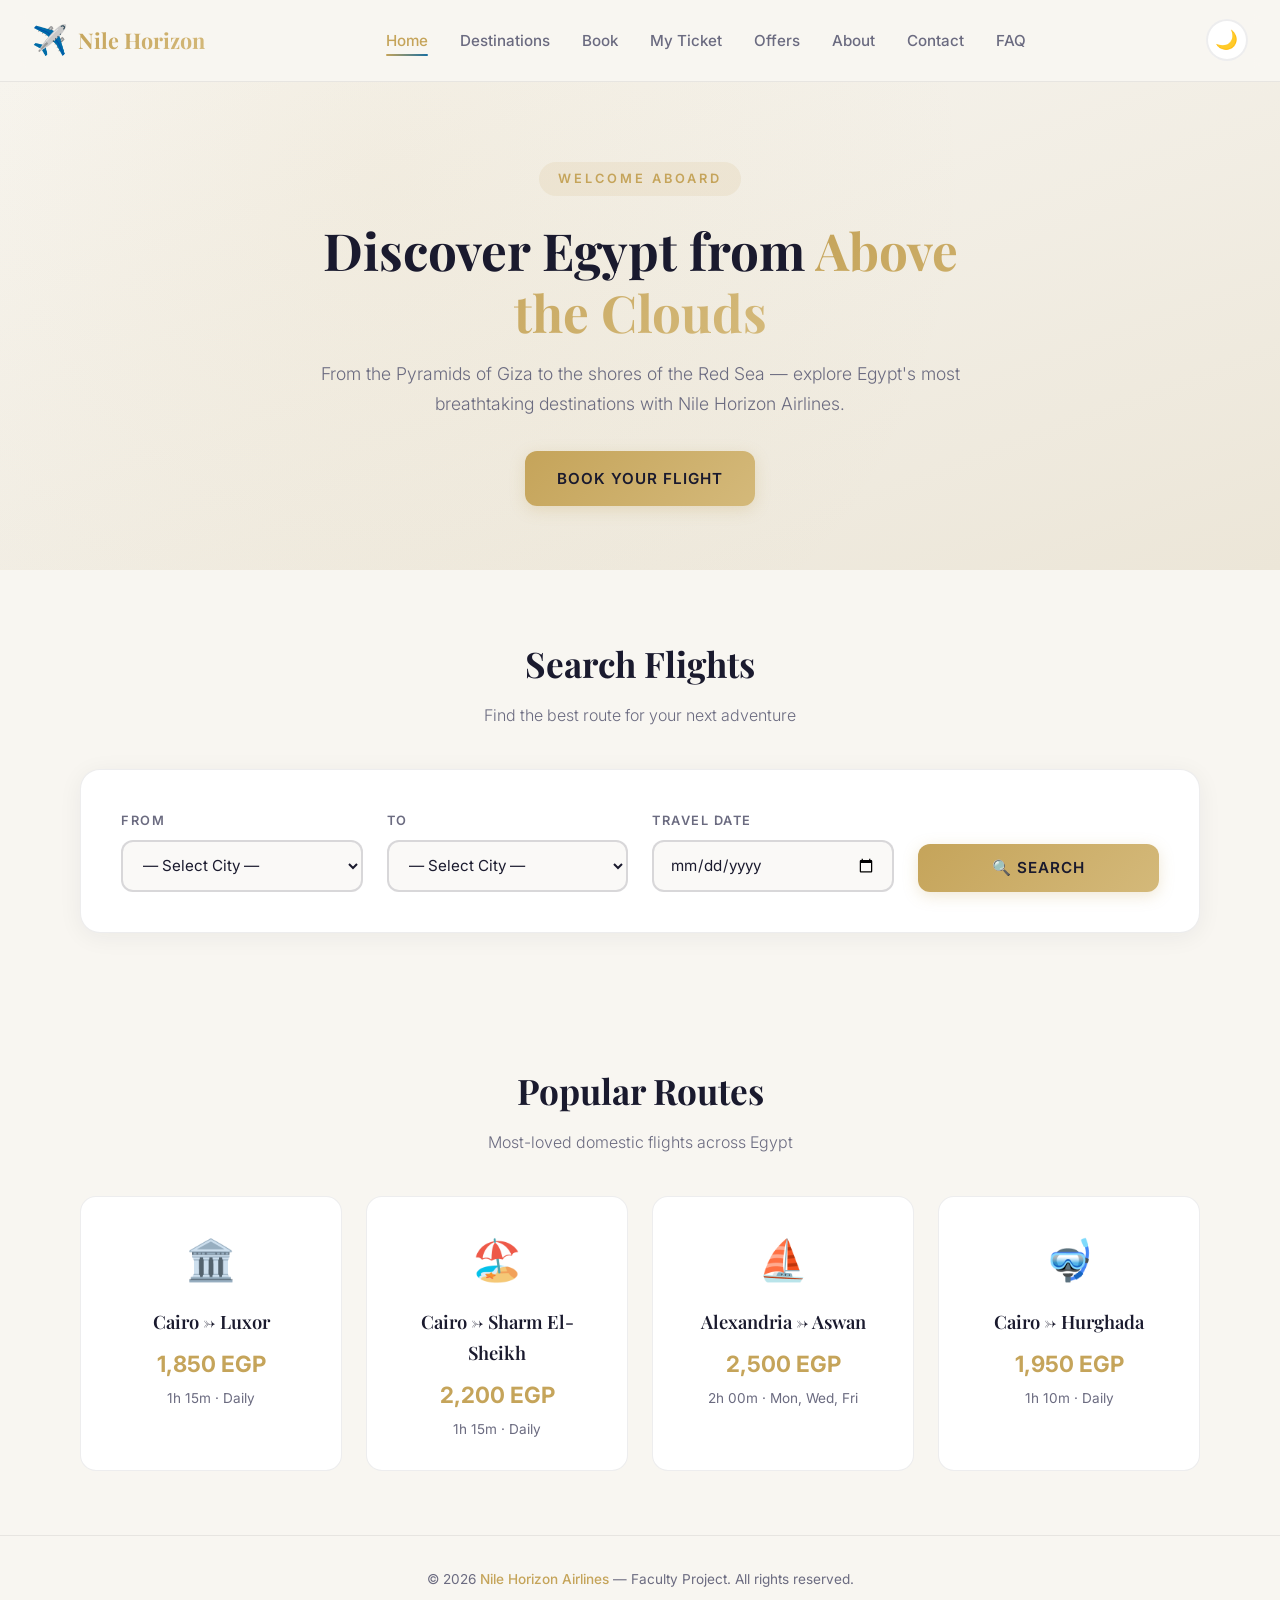
<file: index.html>
<!DOCTYPE html>
<head>
  <!-- ======================================================
       index.html — Homepage for Nile Horizon Airlines
       Features: Navbar, theme toggle, hero banner,
       flight search form, popular routes section.
       ====================================================== -->
  <meta name="viewport" content="width=device-width, initial-scale=1.0" />
  <title>Nile Horizon Airlines — Fly the Heart of Egypt</title>

  <!-- Stylesheets -->
  <link rel="stylesheet" href="themes.css" />
  <link rel="stylesheet" href="style.css" />

  <!--Icon-->
  <link rel="icon" type="img/jpeg" href="plane.png">
</head>
<body>

  <!-- ==================== NAVIGATION BAR ==================== -->
  <nav class="navbar" id="mainNav">
    <div class="navbar__logo">
      <span class="navbar__logo-icon">✈️</span>
      <span class="navbar__logo-text">Nile Horizon</span>
    </div>

    <ul class="navbar__links">
      <li><a href="index.html" class="navbar__link navbar__link--active">Home</a></li>
      <li><a href="destinations.html" class="navbar__link">Destinations</a></li>
      <li><a href="book.html" class="navbar__link">Book</a></li>
      <li><a href="tickets.html" class="navbar__link">My Ticket</a></li>
      <li><a href="offers.html" class="navbar__link">Offers</a></li>
      <li><a href="about.html" class="navbar__link">About</a></li>
      <li><a href="contact.html" class="navbar__link">Contact</a></li>
      <li><a href="faq.html" class="navbar__link">FAQ</a></li>
    </ul>

    <!-- Theme toggle button -->
    <button class="theme-toggle" id="themeToggleBtn" aria-label="Toggle theme">🌙</button>
  </nav>

  <!-- ==================== HERO BANNER ==================== -->
  <section class="hero" id="hero">
    <div class="hero__content">
      <span class="hero__tagline">Welcome Aboard</span>
      <h1 class="hero__title">
        Discover Egypt from <span>Above the Clouds</span>
      </h1>
      <p class="hero__description">
        From the Pyramids of Giza to the shores of the Red Sea — explore
        Egypt's most breathtaking destinations with Nile Horizon Airlines.
      </p>
      <a href="book.html" class="btn btn--primary">Book Your Flight</a>
    </div>
  </section>

  <!-- ==================== FLIGHT SEARCH ==================== -->
  <section class="search-section" id="searchSection">
    <div class="container">
      <h2 class="section-title">Search Flights</h2>
      <p class="section-subtitle">Find the best route for your next adventure</p>

      <div class="search-card">
        <form class="search-form" id="searchForm">
          <!-- From -->
          <div class="form-group">
            <label for="fromCity">From</label>
            <select id="fromCity" name="fromCity">
              <option value="">— Select City —</option>
              <option value="Cairo">Cairo</option>
              <option value="Alexandria">Alexandria</option>
              <option value="Luxor">Luxor</option>
              <option value="Aswan">Aswan</option>
            </select>
            <span class="error-message" id="fromCityError"></span>
          </div>

          <!-- To -->
          <div class="form-group">
            <label for="toCity">To</label>
            <select id="toCity" name="toCity">
              <option value="">— Select City —</option>
              <option value="Luxor">Luxor</option>
              <option value="Aswan">Aswan</option>
              <option value="Hurghada">Hurghada</option>
              <option value="Sharm El-Sheikh">Sharm El-Sheikh</option>
              <option value="Cairo">Cairo</option>
            </select>
            <span class="error-message" id="toCityError"></span>
          </div>

          <!-- Date -->
          <div class="form-group">
            <label for="flightDate">Travel Date</label>
            <input type="date" id="flightDate" name="flightDate" />
            <span class="error-message" id="flightDateError"></span>
          </div>

          <!-- Submit -->
          <div class="form-group" style="justify-content: flex-end;">
            <button type="submit" class="btn btn--primary" id="searchBtn">
              🔍 Search
            </button>
          </div>
        </form>
      </div>
    </div>
  </section>

  <!-- ==================== POPULAR ROUTES ==================== -->
  <section class="destinations-section" id="destinationsSection">
    <div class="container">
      <h2 class="section-title">Popular Routes</h2>
      <p class="section-subtitle">Most-loved domestic flights across Egypt</p>

      <div class="destinations-grid">
        <!-- Card 1 -->
        <div class="destination-card">
          <div class="destination-card__icon">🏛️</div>
          <h3 class="destination-card__route">Cairo → Luxor</h3>
          <p class="destination-card__price">1,850 EGP</p>
          <p class="destination-card__duration">1h 15m · Daily</p>
        </div>

        <!-- Card 2 -->
        <div class="destination-card">
          <div class="destination-card__icon">🏖️</div>
          <h3 class="destination-card__route">Cairo → Sharm El-Sheikh</h3>
          <p class="destination-card__price">2,200 EGP</p>
          <p class="destination-card__duration">1h 15m · Daily</p>
        </div>

        <!-- Card 3 -->
        <div class="destination-card">
          <div class="destination-card__icon">⛵</div>
          <h3 class="destination-card__route">Alexandria → Aswan</h3>
          <p class="destination-card__price">2,500 EGP</p>
          <p class="destination-card__duration">2h 00m · Mon, Wed, Fri</p>
        </div>

        <!-- Card 4 -->
        <div class="destination-card">
          <div class="destination-card__icon">🤿</div>
          <h3 class="destination-card__route">Cairo → Hurghada</h3>
          <p class="destination-card__price">1,950 EGP</p>
          <p class="destination-card__duration">1h 10m · Daily</p>
        </div>
      </div>
    </div>
  </section>

  <!-- ==================== FOOTER ==================== -->
  <footer class="footer">
    <p>&copy; 2026 <a href="index.html">Nile Horizon Airlines</a> — Faculty Project. All rights reserved.</p>
  </footer>

  <!-- ==================== SCRIPTS ==================== -->
  <!-- jQuery CDN -->
  <script src="https://code.jquery.com/jquery-3.7.1.min.js"></script>
  <!-- Project scripts -->
  <script src="dummy-data.js"></script>
  <script src="validation.js"></script>
  <script src="theme-toggle.js"></script>

</body>
</html>
<!-- ppp-->
</file>
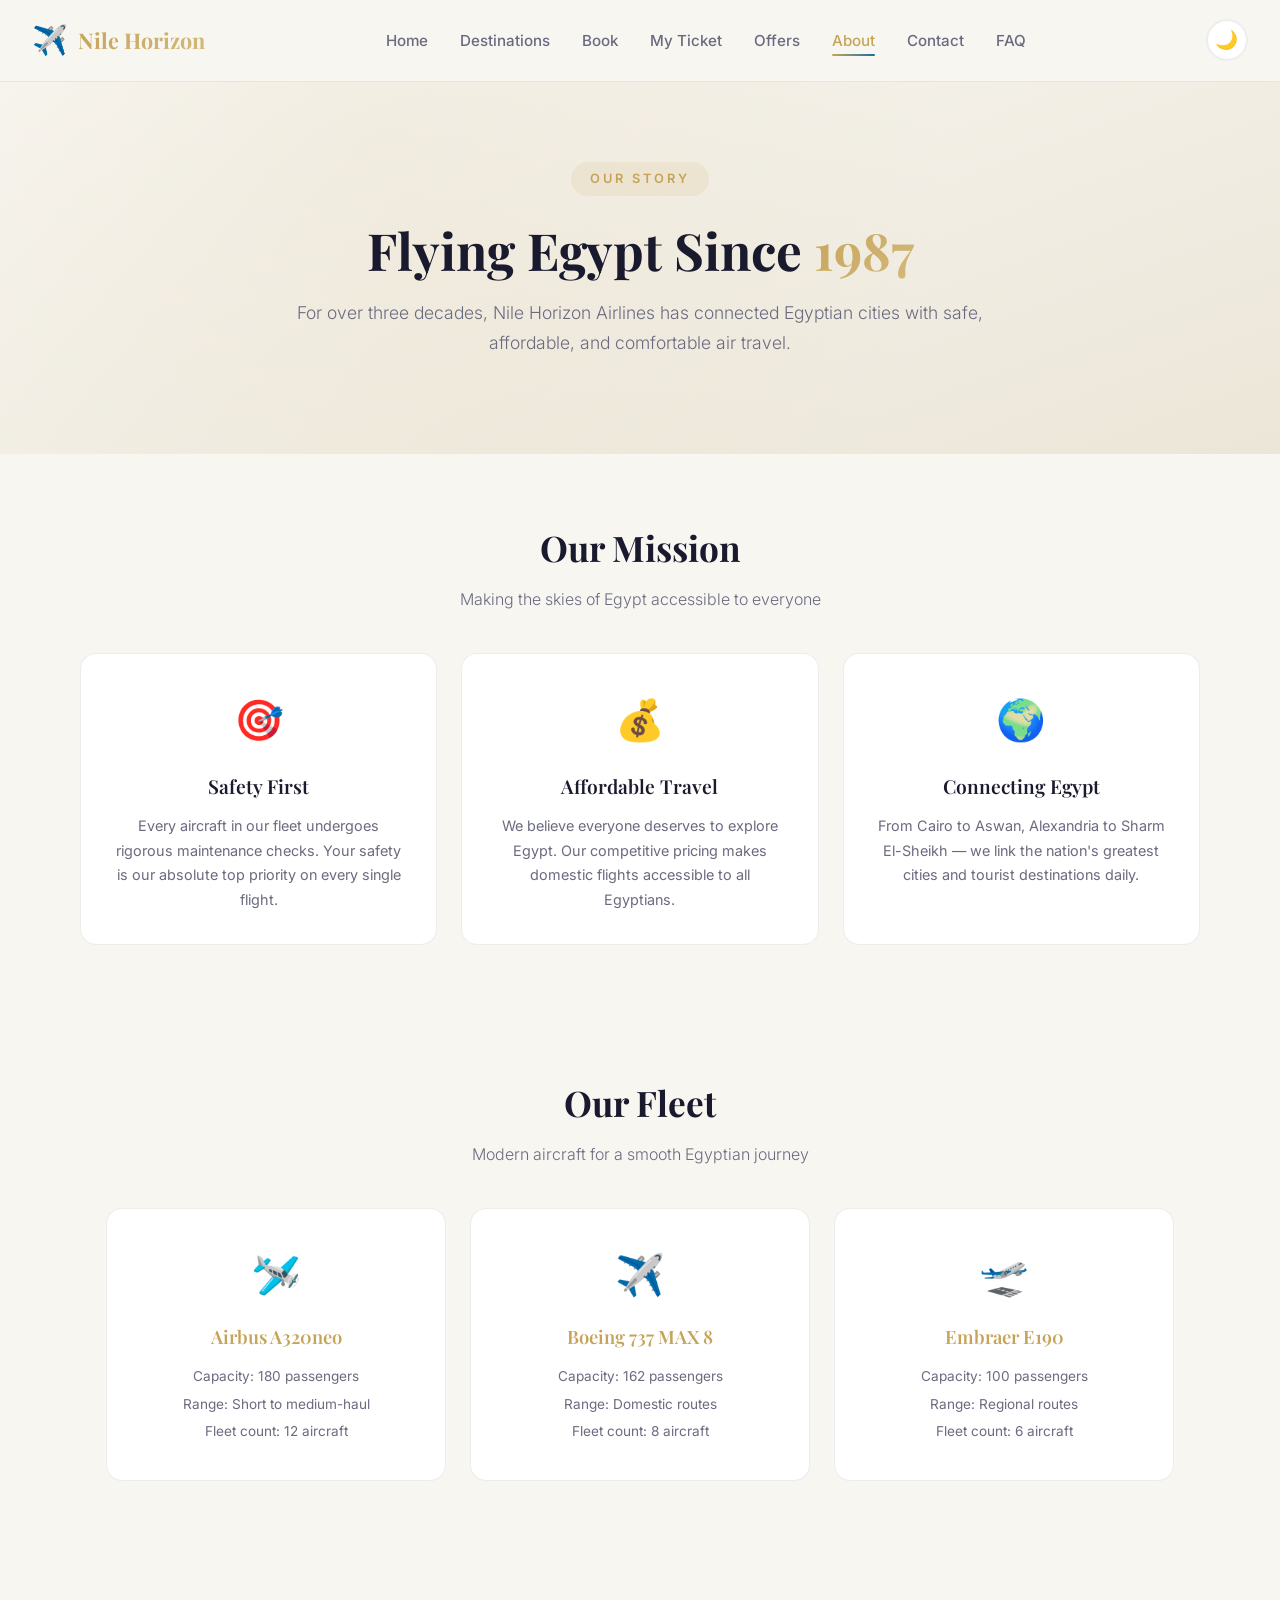
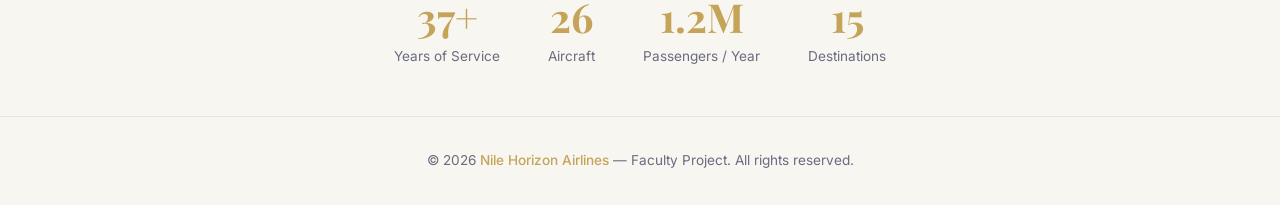
<file: about.html>
<!doctype html>
<html lang="en" data-theme="light">
  <head>
    <!-- ======================================================
       about.html — About Nile Horizon Airlines
       Company story, mission statement, and fleet info.
       ====================================================== -->
    <meta charset="UTF-8" />
    <meta name="viewport" content="width=device-width, initial-scale=1.0" />
    <meta
      name="description"
      content="Learn about Nile Horizon Airlines — our story, mission, and modern fleet serving Egypt's skies."
    />
    <title>About Us — Nile Horizon Airlines</title>

    <!-- Stylesheets -->
    <link rel="stylesheet" href="themes.css" />
    <link rel="stylesheet" href="style.css" />

    <!--Icon-->
    <link rel="icon" type="img/jpeg" href="plane.png" />
  </head>
  <body>
    <!-- ==================== NAVIGATION BAR ==================== -->
    <nav class="navbar" id="mainNav">
      <div class="navbar__logo">
        <span class="navbar__logo-icon">✈️</span>
        <span class="navbar__logo-text">Nile Horizon</span>
      </div>
      <ul class="navbar__links">
        <li><a href="index.html" class="navbar__link">Home</a></li>
        <li>
          <a href="destinations.html" class="navbar__link">Destinations</a>
        </li>
        <li><a href="book.html" class="navbar__link">Book</a></li>
        <li><a href="tickets.html" class="navbar__link">My Ticket</a></li>
        <li><a href="offers.html" class="navbar__link">Offers</a></li>
        <li>
          <a href="about.html" class="navbar__link navbar__link--active"
            >About</a
          >
        </li>
        <li><a href="contact.html" class="navbar__link">Contact</a></li>
        <li><a href="faq.html" class="navbar__link">FAQ</a></li>
      </ul>
      <button
        class="theme-toggle"
        id="themeToggleBtn"
        aria-label="Toggle theme"
      >
        🌙
      </button>
    </nav>

    <!-- ==================== HERO BANNER ==================== -->
    <section class="hero" id="aboutHero">
      <div class="hero__content">
        <span class="hero__tagline">Our Story</span>
        <h1 class="hero__title">Flying Egypt Since <span>1987</span></h1>
        <p class="hero__description">
          For over three decades, Nile Horizon Airlines has connected Egyptian
          cities with safe, affordable, and comfortable air travel.
        </p>
      </div>
    </section>

    <!-- ==================== MISSION SECTION ==================== -->
    <section class="about-section" id="missionSection">
      <div class="container">
        <h2 class="section-title">Our Mission</h2>
        <p class="section-subtitle">
          Making the skies of Egypt accessible to everyone
        </p>

        <div class="about-grid">
          <!-- Card 1 -->
          <div class="about-card">
            <div class="about-card__icon">🎯</div>
            <h3 class="about-card__title">Safety First</h3>
            <p class="about-card__text">
              Every aircraft in our fleet undergoes rigorous maintenance checks.
              Your safety is our absolute top priority on every single flight.
            </p>
          </div>

          <!-- Card 2 -->
          <div class="about-card">
            <div class="about-card__icon">💰</div>
            <h3 class="about-card__title">Affordable Travel</h3>
            <p class="about-card__text">
              We believe everyone deserves to explore Egypt. Our competitive
              pricing makes domestic flights accessible to all Egyptians.
            </p>
          </div>

          <!-- Card 3 -->
          <div class="about-card">
            <div class="about-card__icon">🌍</div>
            <h3 class="about-card__title">Connecting Egypt</h3>
            <p class="about-card__text">
              From Cairo to Aswan, Alexandria to Sharm El-Sheikh — we link the
              nation's greatest cities and tourist destinations daily.
            </p>
          </div>
        </div>
      </div>
    </section>

    <!-- ==================== FLEET SECTION ==================== -->
    <section class="fleet-section" id="fleetSection">
      <div class="container">
        <h2 class="section-title">Our Fleet</h2>
        <p class="section-subtitle">
          Modern aircraft for a smooth Egyptian journey
        </p>

        <div class="fleet-grid">
          <div class="fleet-card">
            <div class="fleet-card__icon">🛩️</div>
            <h3 class="fleet-card__name">Airbus A320neo</h3>
            <p class="fleet-card__detail">Capacity: 180 passengers</p>
            <p class="fleet-card__detail">Range: Short to medium-haul</p>
            <p class="fleet-card__detail">Fleet count: 12 aircraft</p>
          </div>
          <div class="fleet-card">
            <div class="fleet-card__icon">✈️</div>
            <h3 class="fleet-card__name">Boeing 737 MAX 8</h3>
            <p class="fleet-card__detail">Capacity: 162 passengers</p>
            <p class="fleet-card__detail">Range: Domestic routes</p>
            <p class="fleet-card__detail">Fleet count: 8 aircraft</p>
          </div>
          <div class="fleet-card">
            <div class="fleet-card__icon">🛫</div>
            <h3 class="fleet-card__name">Embraer E190</h3>
            <p class="fleet-card__detail">Capacity: 100 passengers</p>
            <p class="fleet-card__detail">Range: Regional routes</p>
            <p class="fleet-card__detail">Fleet count: 6 aircraft</p>
          </div>
        </div>
      </div>
    </section>

    <!-- ==================== STATS BAR ==================== -->
    <section class="stats-section" id="statsSection">
      <div class="container">
        <div class="stats-grid">
          <div class="stat-item">
            <span class="stat-item__number">37+</span>
            <span class="stat-item__label">Years of Service</span>
          </div>
          <div class="stat-item">
            <span class="stat-item__number">26</span>
            <span class="stat-item__label">Aircraft</span>
          </div>
          <div class="stat-item">
            <span class="stat-item__number">1.2M</span>
            <span class="stat-item__label">Passengers / Year</span>
          </div>
          <div class="stat-item">
            <span class="stat-item__number">15</span>
            <span class="stat-item__label">Destinations</span>
          </div>
        </div>
      </div>
    </section>

    <!-- ==================== FOOTER ==================== -->
    <footer class="footer">
      <p>
        &copy; 2026 <a href="index.html">Nile Horizon Airlines</a> — Faculty
        Project. All rights reserved.
      </p>
    </footer>

    <!-- ==================== SCRIPTS ==================== -->
    <script src="https://code.jquery.com/jquery-3.7.1.min.js"></script>
    <script src="dummy-data.js"></script>
    <script src="validation.js"></script>
    <script src="theme-toggle.js"></script>
  </body>
</html>
</file>
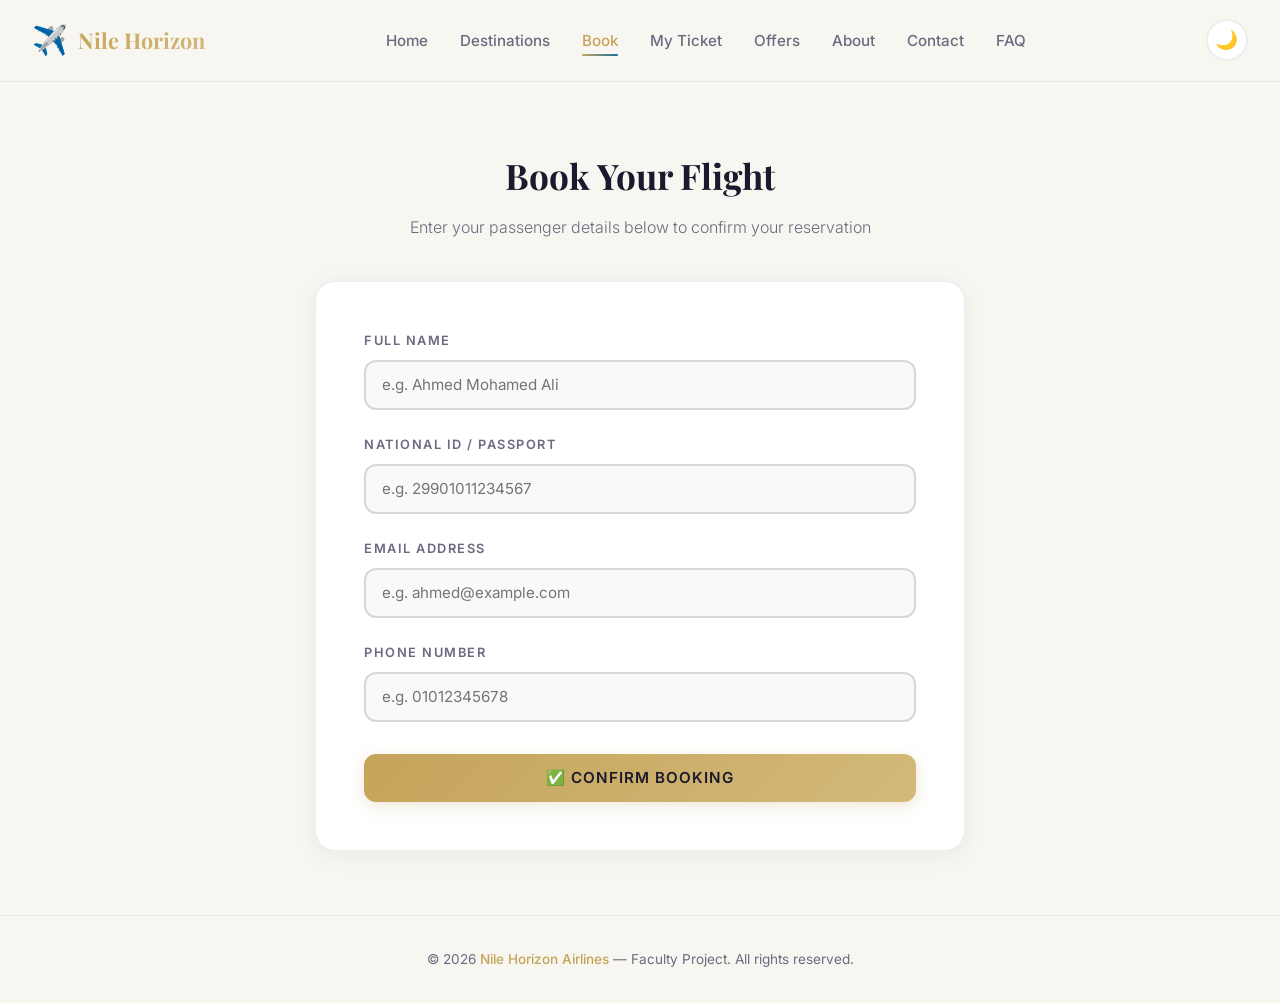
<file: book.html>
<!doctype html>
<html lang="en" data-theme="light">
  <head>
    <!-- ======================================================
       book.html — Passenger Booking Form
       Collects: Full Name, National ID / Passport,
       Email, Phone Number. Validated by validation.js.
       ====================================================== -->
    <meta charset="UTF-8" />
    <meta name="viewport" content="width=device-width, initial-scale=1.0" />
    <meta
      name="description"
      content="Book your Nile Horizon Airlines flight — enter passenger details and confirm your reservation."
    />
    <title>Book a Flight — Nile Horizon Airlines</title>

    <!-- Stylesheets -->
    <link rel="stylesheet" href="themes.css" />
    <link rel="stylesheet" href="style.css" />

    <!--Icon-->
    <link rel="icon" type="img/jpeg" href="plane.png" />
  </head>
  <body>
    <!-- ==================== NAVIGATION BAR ==================== -->
    <nav class="navbar" id="mainNav">
      <div class="navbar__logo">
        <span class="navbar__logo-icon">✈️</span>
        <span class="navbar__logo-text">Nile Horizon</span>
      </div>

      <ul class="navbar__links">
        <li><a href="index.html" class="navbar__link">Home</a></li>
        <li>
          <a href="destinations.html" class="navbar__link">Destinations</a>
        </li>
        <li>
          <a href="book.html" class="navbar__link navbar__link--active">Book</a>
        </li>
        <li><a href="tickets.html" class="navbar__link">My Ticket</a></li>
        <li><a href="offers.html" class="navbar__link">Offers</a></li>
        <li><a href="about.html" class="navbar__link">About</a></li>
        <li><a href="contact.html" class="navbar__link">Contact</a></li>
        <li><a href="faq.html" class="navbar__link">FAQ</a></li>
      </ul>

      <button
        class="theme-toggle"
        id="themeToggleBtn"
        aria-label="Toggle theme"
      >
        🌙
      </button>
    </nav>

    <!-- ==================== BOOKING FORM ==================== -->
    <section class="booking-section" id="bookingSection">
      <div class="container">
        <h1 class="section-title">Book Your Flight</h1>
        <p class="section-subtitle">
          Enter your passenger details below to confirm your reservation
        </p>

        <div class="booking-card">
          <form class="booking-form" id="bookingForm">
            <!-- Full Name -->
            <div class="form-group">
              <label for="passengerName">Full Name</label>
              <input
                type="text"
                id="passengerName"
                name="passengerName"
                placeholder="e.g. Ahmed Mohamed Ali"
              />
              <span class="error-message" id="passengerNameError"></span>
            </div>

            <!-- National ID / Passport -->
            <div class="form-group">
              <label for="passengerId">National ID / Passport</label>
              <input
                type="text"
                id="passengerId"
                name="passengerId"
                placeholder="e.g. 29901011234567"
              />
              <span class="error-message" id="passengerIdError"></span>
            </div>

            <!-- Email -->
            <div class="form-group">
              <label for="passengerEmail">Email Address</label>
              <input
                type="email"
                id="passengerEmail"
                name="passengerEmail"
                placeholder="e.g. ahmed@example.com"
              />
              <span class="error-message" id="passengerEmailError"></span>
            </div>

            <!-- Phone Number -->
            <div class="form-group">
              <label for="passengerPhone">Phone Number</label>
              <input
                type="tel"
                id="passengerPhone"
                name="passengerPhone"
                placeholder="e.g. 01012345678"
              />
              <span class="error-message" id="passengerPhoneError"></span>
            </div>

            <!-- Submit -->
            <button
              type="submit"
              class="btn btn--primary"
              id="confirmBookingBtn"
              style="width: 100%; margin-top: 0.5rem"
            >
              ✅ Confirm Booking
            </button>
          </form>
        </div>
      </div>
    </section>

    <!-- ==================== FOOTER ==================== -->
    <footer class="footer">
      <p>
        &copy; 2026 <a href="index.html">Nile Horizon Airlines</a> — Faculty
        Project. All rights reserved.
      </p>
    </footer>

    <!-- ==================== SCRIPTS ==================== -->
    <script src="https://code.jquery.com/jquery-3.7.1.min.js"></script>
    <script src="dummy-data.js"></script>
    <script src="validation.js"></script>
    <script src="theme-toggle.js"></script>
  </body>
</html>
</file>
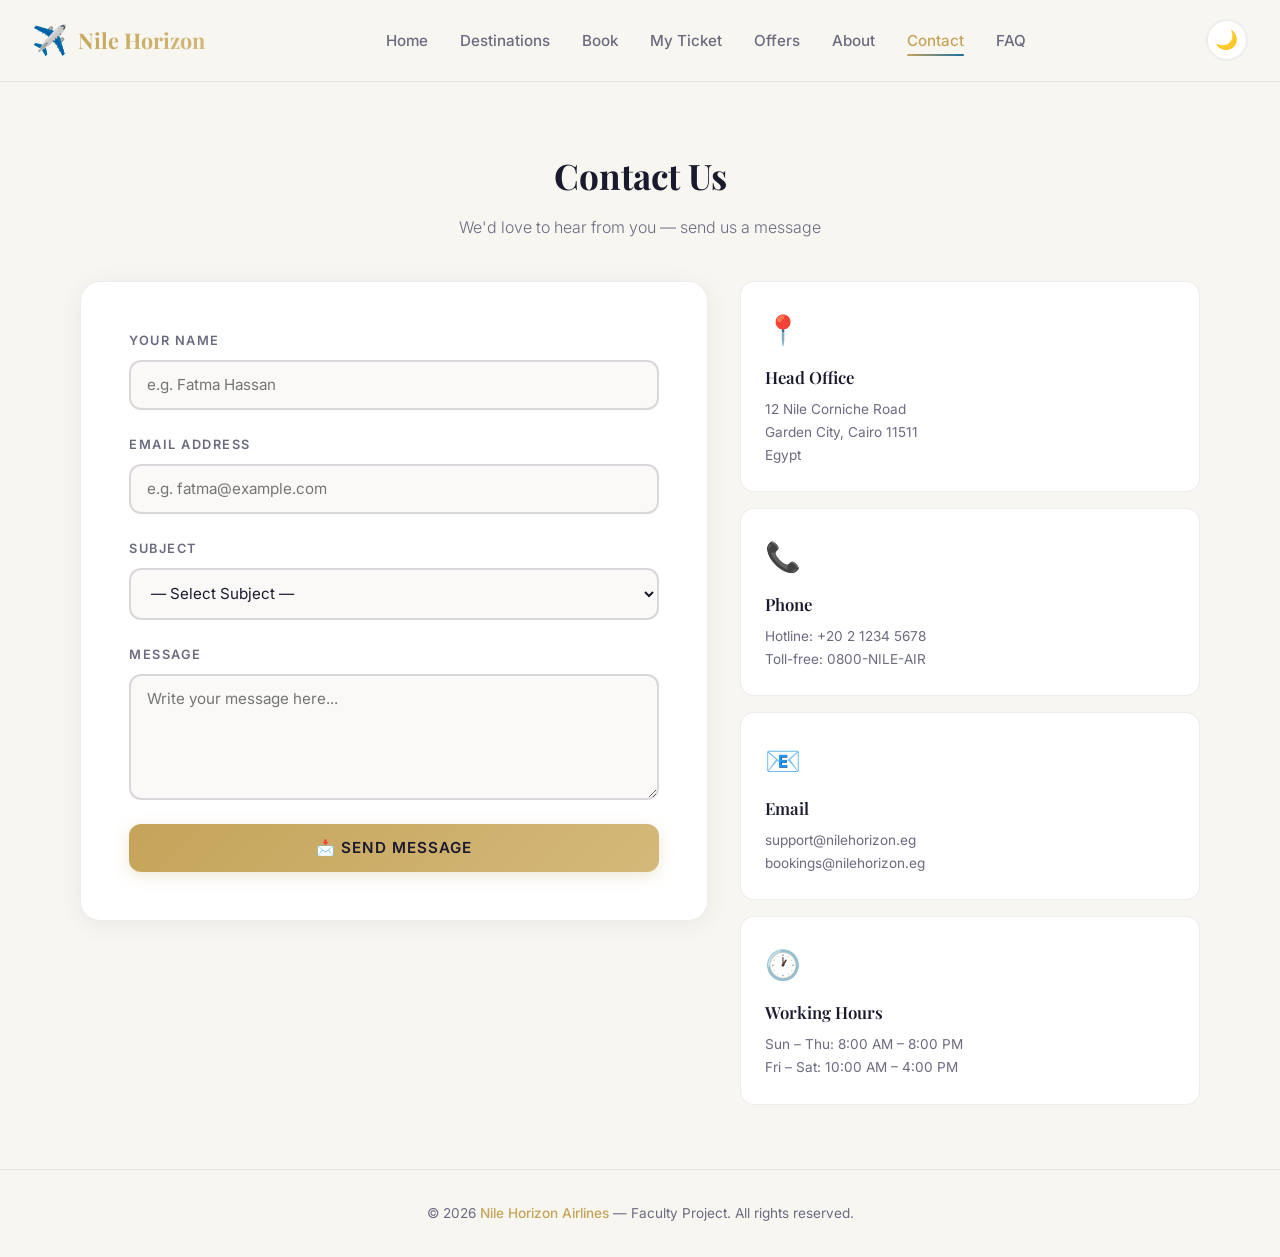
<file: contact.html>
<!doctype html>
<html lang="en" data-theme="light">
  <head>
    <!-- ======================================================
       contact.html — Contact Nile Horizon Airlines
       Contact form and company contact information.
       ====================================================== -->
    <meta charset="UTF-8" />
    <meta name="viewport" content="width=device-width, initial-scale=1.0" />
    <meta
      name="description"
      content="Get in touch with Nile Horizon Airlines — customer support, feedback, and inquiries."
    />
    <title>Contact Us — Nile Horizon Airlines</title>

    <!-- Stylesheets -->
    <link rel="stylesheet" href="themes.css" />
    <link rel="stylesheet" href="style.css" />

    <!--Icon-->
    <link rel="icon" type="img/jpeg" href="plane.png" />
  </head>
  <body>
    <!-- ==================== NAVIGATION BAR ==================== -->
    <nav class="navbar" id="mainNav">
      <div class="navbar__logo">
        <span class="navbar__logo-icon">✈️</span>
        <span class="navbar__logo-text">Nile Horizon</span>
      </div>
      <ul class="navbar__links">
        <li><a href="index.html" class="navbar__link">Home</a></li>
        <li>
          <a href="destinations.html" class="navbar__link">Destinations</a>
        </li>
        <li><a href="book.html" class="navbar__link">Book</a></li>
        <li><a href="tickets.html" class="navbar__link">My Ticket</a></li>
        <li><a href="offers.html" class="navbar__link">Offers</a></li>
        <li><a href="about.html" class="navbar__link">About</a></li>
        <li>
          <a href="contact.html" class="navbar__link navbar__link--active"
            >Contact</a
          >
        </li>
        <li><a href="faq.html" class="navbar__link">FAQ</a></li>
      </ul>
      <button
        class="theme-toggle"
        id="themeToggleBtn"
        aria-label="Toggle theme"
      >
        🌙
      </button>
    </nav>

    <!-- ==================== CONTACT SECTION ==================== -->
    <section class="booking-section" id="contactSection">
      <div class="container">
        <h1 class="section-title">Contact Us</h1>
        <p class="section-subtitle">
          We'd love to hear from you — send us a message
        </p>

        <div class="contact-layout">
          <!-- Contact Form -->
          <div class="booking-card">
            <form class="booking-form" id="contactForm">
              <!-- Full Name -->
              <div class="form-group">
                <label for="contactName">Your Name</label>
                <input
                  type="text"
                  id="contactName"
                  name="contactName"
                  placeholder="e.g. Fatma Hassan"
                />
                <span class="error-message" id="contactNameError"></span>
              </div>

              <!-- Email -->
              <div class="form-group">
                <label for="contactEmail">Email Address</label>
                <input
                  type="email"
                  id="contactEmail"
                  name="contactEmail"
                  placeholder="e.g. fatma@example.com"
                />
                <span class="error-message" id="contactEmailError"></span>
              </div>

              <!-- Subject -->
              <div class="form-group">
                <label for="contactSubject">Subject</label>
                <select id="contactSubject" name="contactSubject">
                  <option value="">— Select Subject —</option>
                  <option value="general">General Inquiry</option>
                  <option value="booking">Booking Help</option>
                  <option value="complaint">Complaint</option>
                  <option value="feedback">Feedback</option>
                  <option value="refund">Refund Request</option>
                </select>
                <span class="error-message" id="contactSubjectError"></span>
              </div>

              <!-- Message -->
              <div class="form-group">
                <label for="contactMessage">Message</label>
                <textarea
                  id="contactMessage"
                  name="contactMessage"
                  rows="5"
                  placeholder="Write your message here..."
                  style="
                    padding: 0.85rem 1rem;
                    border: 2px solid var(--border-input);
                    border-radius: 12px;
                    background: var(--bg-input);
                    color: var(--text-primary);
                    font-family: &quot;Inter&quot;, sans-serif;
                    font-size: 0.95rem;
                    resize: vertical;
                    outline: none;
                    transition: border-color 0.3s ease;
                  "
                ></textarea>
                <span class="error-message" id="contactMessageError"></span>
              </div>

              <!-- Submit -->
              <button
                type="submit"
                class="btn btn--primary"
                id="sendMessageBtn"
                style="width: 100%"
              >
                📩 Send Message
              </button>
            </form>
          </div>

          <!-- Contact Info Cards -->
          <div class="contact-info">
            <div class="contact-info-card">
              <div class="contact-info-card__icon">📍</div>
              <h3 class="contact-info-card__title">Head Office</h3>
              <p class="contact-info-card__text">
                12 Nile Corniche Road<br />
                Garden City, Cairo 11511<br />
                Egypt
              </p>
            </div>

            <div class="contact-info-card">
              <div class="contact-info-card__icon">📞</div>
              <h3 class="contact-info-card__title">Phone</h3>
              <p class="contact-info-card__text">
                Hotline: +20 2 1234 5678<br />
                Toll-free: 0800-NILE-AIR
              </p>
            </div>

            <div class="contact-info-card">
              <div class="contact-info-card__icon">📧</div>
              <h3 class="contact-info-card__title">Email</h3>
              <p class="contact-info-card__text">
                support@nilehorizon.eg<br />
                bookings@nilehorizon.eg
              </p>
            </div>

            <div class="contact-info-card">
              <div class="contact-info-card__icon">🕐</div>
              <h3 class="contact-info-card__title">Working Hours</h3>
              <p class="contact-info-card__text">
                Sun – Thu: 8:00 AM – 8:00 PM<br />
                Fri – Sat: 10:00 AM – 4:00 PM
              </p>
            </div>
          </div>
        </div>
        <!-- /.contact-layout -->
      </div>
    </section>

    <!-- ==================== FOOTER ==================== -->
    <footer class="footer">
      <p>
        &copy; 2026 <a href="index.html">Nile Horizon Airlines</a> — Faculty
        Project. All rights reserved.
      </p>
    </footer>

    <!-- ==================== SCRIPTS ==================== -->
    <script src="https://code.jquery.com/jquery-3.7.1.min.js"></script>
    <script src="dummy-data.js"></script>
    <script src="validation.js"></script>
    <script src="theme-toggle.js"></script>
  </body>
</html>
</file>
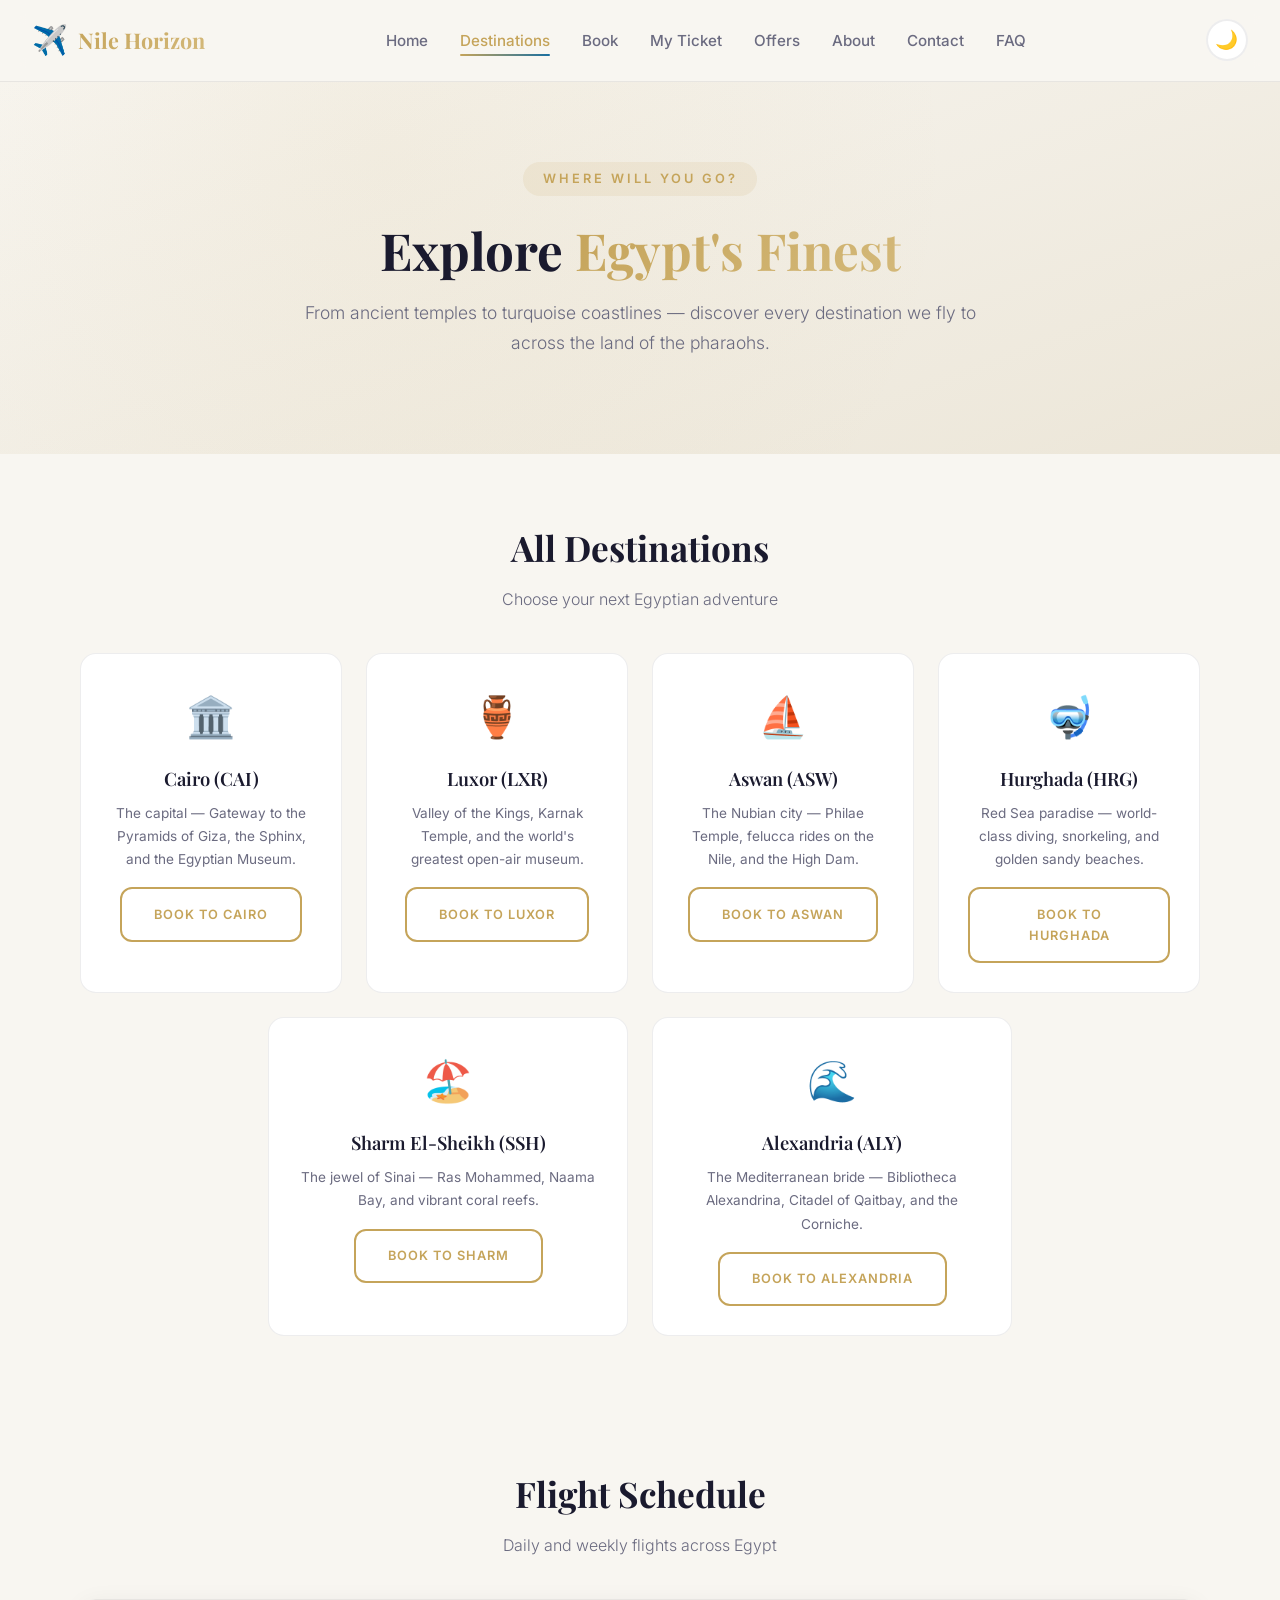
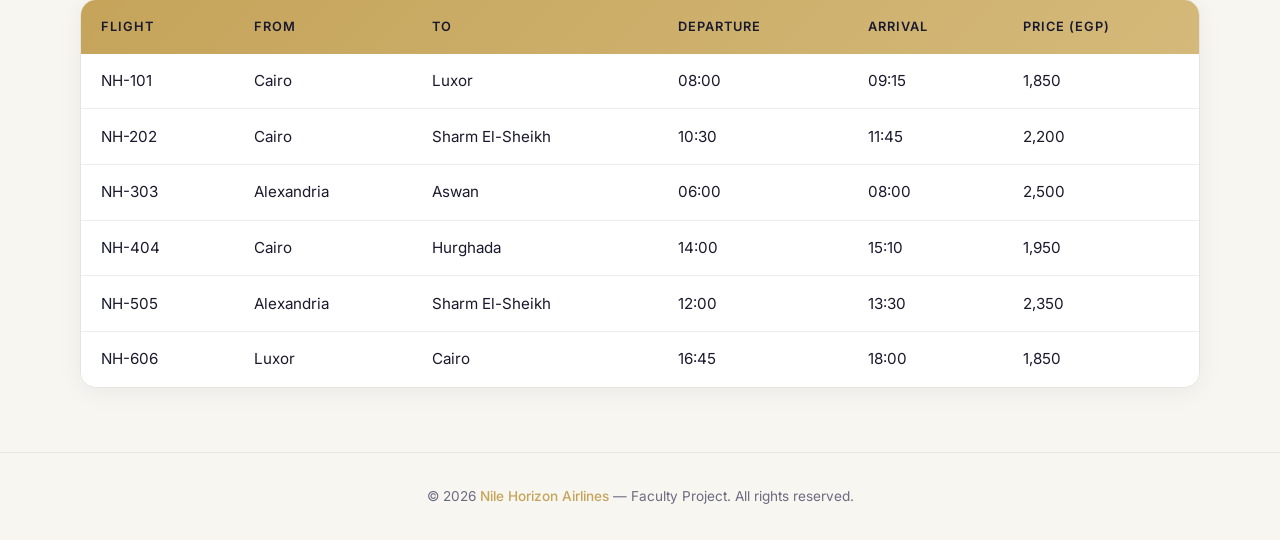
<file: destinations.html>
<!doctype html>
<html lang="en" data-theme="light">
  <head>
    <!-- ======================================================
       destinations.html — Egyptian Routes & Destinations
       Showcases all available flight routes with details.
       ====================================================== -->
    <meta charset="UTF-8" />
    <meta name="viewport" content="width=device-width, initial-scale=1.0" />
    <meta
      name="description"
      content="Explore all Nile Horizon Airlines destinations — Cairo, Luxor, Aswan, Hurghada, Sharm El-Sheikh and more."
    />
    <title>Destinations — Nile Horizon Airlines</title>

    <!-- Stylesheets -->
    <link rel="stylesheet" href="themes.css" />
    <link rel="stylesheet" href="style.css" />

    <!--Icon-->
    <link rel="icon" type="img/jpeg" href="plane.png" />
  </head>
  <body>
    <!-- ==================== NAVIGATION BAR ==================== -->
    <nav class="navbar" id="mainNav">
      <div class="navbar__logo">
        <span class="navbar__logo-icon">✈️</span>
        <span class="navbar__logo-text">Nile Horizon</span>
      </div>
      <ul class="navbar__links">
        <li><a href="index.html" class="navbar__link">Home</a></li>
        <li>
          <a href="destinations.html" class="navbar__link navbar__link--active"
            >Destinations</a
          >
        </li>
        <li><a href="book.html" class="navbar__link">Book</a></li>
        <li><a href="tickets.html" class="navbar__link">My Ticket</a></li>
        <li><a href="offers.html" class="navbar__link">Offers</a></li>
        <li><a href="about.html" class="navbar__link">About</a></li>
        <li><a href="contact.html" class="navbar__link">Contact</a></li>
        <li><a href="faq.html" class="navbar__link">FAQ</a></li>
      </ul>
      <button
        class="theme-toggle"
        id="themeToggleBtn"
        aria-label="Toggle theme"
      >
        🌙
      </button>
    </nav>

    <!-- ==================== HERO ==================== -->
    <section class="hero" id="destHero">
      <div class="hero__content">
        <span class="hero__tagline">Where Will You Go?</span>
        <h1 class="hero__title">Explore <span>Egypt's Finest</span></h1>
        <p class="hero__description">
          From ancient temples to turquoise coastlines — discover every
          destination we fly to across the land of the pharaohs.
        </p>
      </div>
    </section>

    <!-- ==================== DESTINATIONS GRID ==================== -->
    <section class="destinations-section" id="allDestinations">
      <div class="container">
        <h2 class="section-title">All Destinations</h2>
        <p class="section-subtitle">Choose your next Egyptian adventure</p>

        <div class="destinations-grid">
          <!-- Cairo -->
          <div class="destination-card destination-card--large">
            <div class="destination-card__icon">🏛️</div>
            <h3 class="destination-card__route">Cairo (CAI)</h3>
            <p class="destination-card__duration">
              The capital — Gateway to the Pyramids of Giza, the Sphinx, and the
              Egyptian Museum.
            </p>
            <a
              href="book.html"
              class="btn btn--outline"
              style="margin-top: 1rem; font-size: 0.8rem"
              >Book to Cairo</a
            >
          </div>

          <!-- Luxor -->
          <div class="destination-card destination-card--large">
            <div class="destination-card__icon">🏺</div>
            <h3 class="destination-card__route">Luxor (LXR)</h3>
            <p class="destination-card__duration">
              Valley of the Kings, Karnak Temple, and the world's greatest
              open-air museum.
            </p>
            <a
              href="book.html"
              class="btn btn--outline"
              style="margin-top: 1rem; font-size: 0.8rem"
              >Book to Luxor</a
            >
          </div>

          <!-- Aswan -->
          <div class="destination-card destination-card--large">
            <div class="destination-card__icon">⛵</div>
            <h3 class="destination-card__route">Aswan (ASW)</h3>
            <p class="destination-card__duration">
              The Nubian city — Philae Temple, felucca rides on the Nile, and
              the High Dam.
            </p>
            <a
              href="book.html"
              class="btn btn--outline"
              style="margin-top: 1rem; font-size: 0.8rem"
              >Book to Aswan</a
            >
          </div>

          <!-- Hurghada -->
          <div class="destination-card destination-card--large">
            <div class="destination-card__icon">🤿</div>
            <h3 class="destination-card__route">Hurghada (HRG)</h3>
            <p class="destination-card__duration">
              Red Sea paradise — world-class diving, snorkeling, and golden
              sandy beaches.
            </p>
            <a
              href="book.html"
              class="btn btn--outline"
              style="margin-top: 1rem; font-size: 0.8rem"
              >Book to Hurghada</a
            >
          </div>

          <!-- Sharm El-Sheikh -->
          <div class="destination-card destination-card--large">
            <div class="destination-card__icon">🏖️</div>
            <h3 class="destination-card__route">Sharm El-Sheikh (SSH)</h3>
            <p class="destination-card__duration">
              The jewel of Sinai — Ras Mohammed, Naama Bay, and vibrant coral
              reefs.
            </p>
            <a
              href="book.html"
              class="btn btn--outline"
              style="margin-top: 1rem; font-size: 0.8rem"
              >Book to Sharm</a
            >
          </div>

          <!-- Alexandria -->
          <div class="destination-card destination-card--large">
            <div class="destination-card__icon">🌊</div>
            <h3 class="destination-card__route">Alexandria (ALY)</h3>
            <p class="destination-card__duration">
              The Mediterranean bride — Bibliotheca Alexandrina, Citadel of
              Qaitbay, and the Corniche.
            </p>
            <a
              href="book.html"
              class="btn btn--outline"
              style="margin-top: 1rem; font-size: 0.8rem"
              >Book to Alexandria</a
            >
          </div>
        </div>
      </div>
    </section>

    <!-- ==================== ROUTE TABLE ==================== -->
    <section class="routes-section" id="routeTable">
      <div class="container">
        <h2 class="section-title">Flight Schedule</h2>
        <p class="section-subtitle">Daily and weekly flights across Egypt</p>

        <div class="table-wrapper">
          <table class="routes-table" id="routesTable">
            <thead>
              <tr>
                <th>Flight</th>
                <th>From</th>
                <th>To</th>
                <th>Departure</th>
                <th>Arrival</th>
                <th>Price (EGP)</th>
              </tr>
            </thead>
            <tbody>
              <tr>
                <td>NH-101</td>
                <td>Cairo</td>
                <td>Luxor</td>
                <td>08:00</td>
                <td>09:15</td>
                <td>1,850</td>
              </tr>
              <tr>
                <td>NH-202</td>
                <td>Cairo</td>
                <td>Sharm El-Sheikh</td>
                <td>10:30</td>
                <td>11:45</td>
                <td>2,200</td>
              </tr>
              <tr>
                <td>NH-303</td>
                <td>Alexandria</td>
                <td>Aswan</td>
                <td>06:00</td>
                <td>08:00</td>
                <td>2,500</td>
              </tr>
              <tr>
                <td>NH-404</td>
                <td>Cairo</td>
                <td>Hurghada</td>
                <td>14:00</td>
                <td>15:10</td>
                <td>1,950</td>
              </tr>
              <tr>
                <td>NH-505</td>
                <td>Alexandria</td>
                <td>Sharm El-Sheikh</td>
                <td>12:00</td>
                <td>13:30</td>
                <td>2,350</td>
              </tr>
              <tr>
                <td>NH-606</td>
                <td>Luxor</td>
                <td>Cairo</td>
                <td>16:45</td>
                <td>18:00</td>
                <td>1,850</td>
              </tr>
            </tbody>
          </table>
        </div>
      </div>
    </section>

    <!-- ==================== FOOTER ==================== -->
    <footer class="footer">
      <p>
        &copy; 2026 <a href="index.html">Nile Horizon Airlines</a> — Faculty
        Project. All rights reserved.
      </p>
    </footer>

    <!-- ==================== SCRIPTS ==================== -->
    <script src="https://code.jquery.com/jquery-3.7.1.min.js"></script>
    <script src="dummy-data.js"></script>
    <script src="validation.js"></script>
    <script src="theme-toggle.js"></script>
  </body>
</html>
</file>
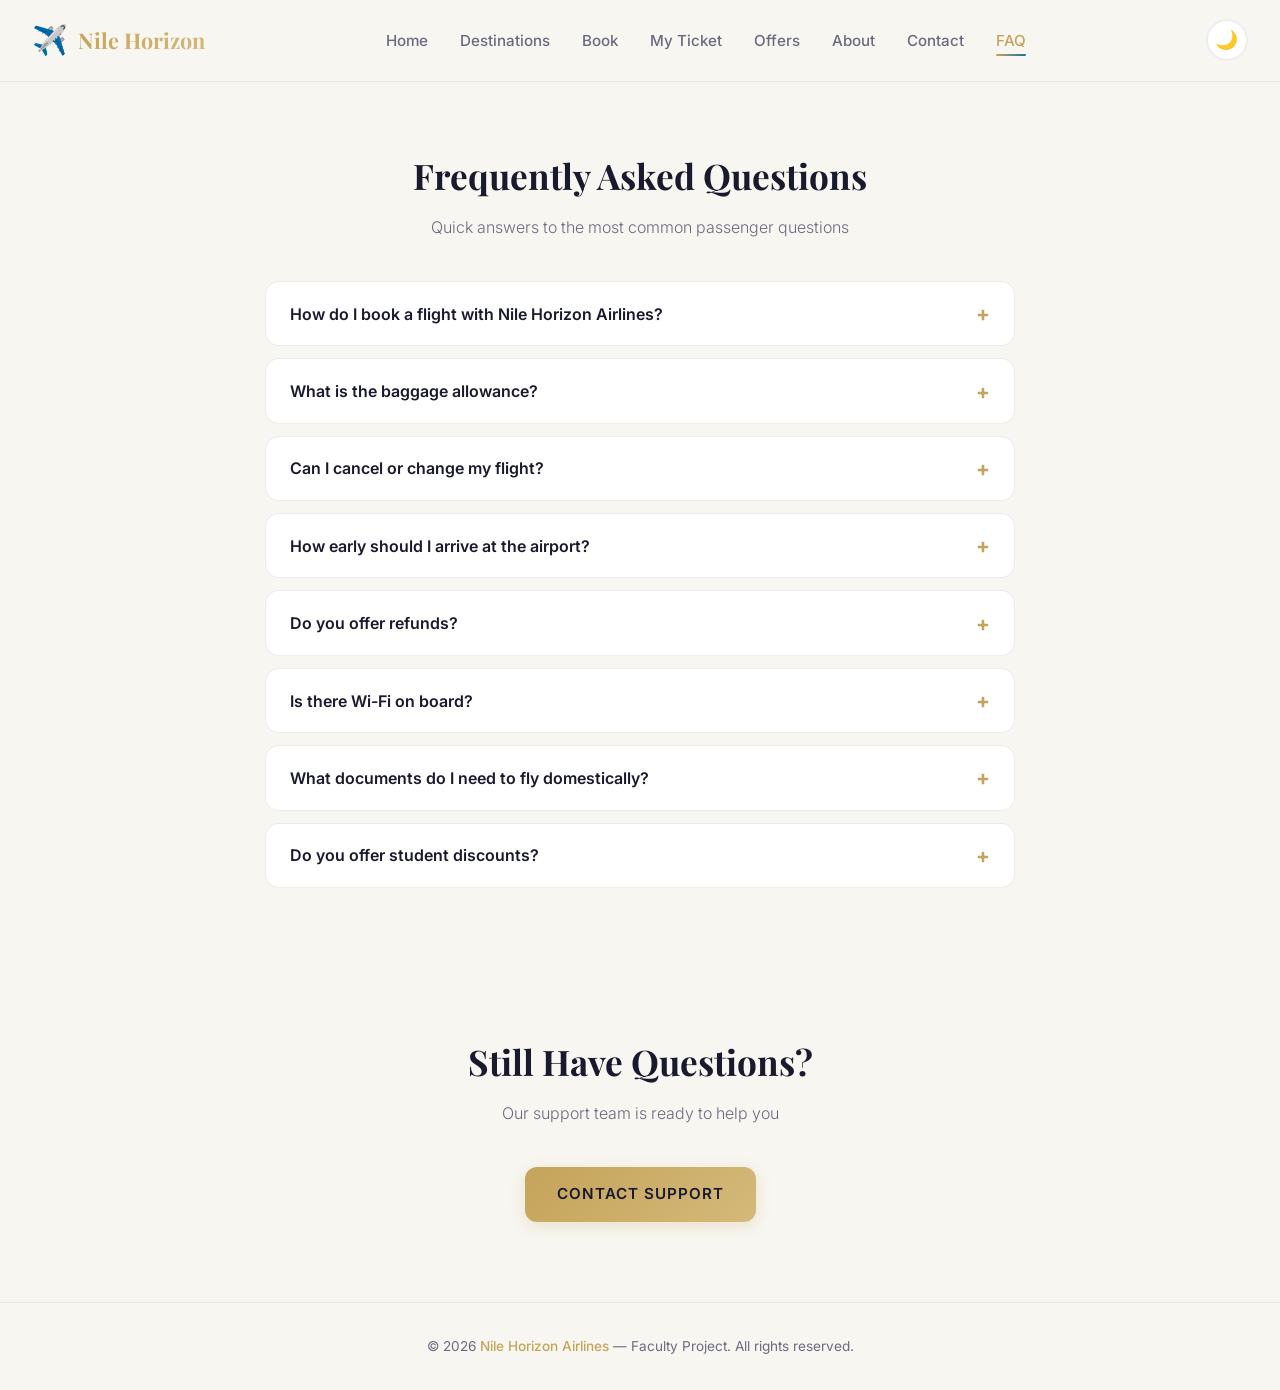
<file: faq.html>
<!doctype html>
<html lang="en" data-theme="light">
  <head>
    <!-- ======================================================
       faq.html — Frequently Asked Questions
       Accordion-style FAQ for common passenger questions.
       ====================================================== -->
    <meta charset="UTF-8" />
    <meta name="viewport" content="width=device-width, initial-scale=1.0" />
    <meta
      name="description"
      content="Find answers to common questions about Nile Horizon Airlines — baggage, check-in, refunds, and more."
    />
    <title>FAQ — Nile Horizon Airlines</title>

    <!-- Stylesheets -->
    <link rel="stylesheet" href="themes.css" />
    <link rel="stylesheet" href="style.css" />

    <!--Icon-->
    <link rel="icon" type="img/jpeg" href="plane.png" />
  </head>
  <body>
    <!-- ==================== NAVIGATION BAR ==================== -->
    <nav class="navbar" id="mainNav">
      <div class="navbar__logo">
        <span class="navbar__logo-icon">✈️</span>
        <span class="navbar__logo-text">Nile Horizon</span>
      </div>
      <ul class="navbar__links">
        <li><a href="index.html" class="navbar__link">Home</a></li>
        <li>
          <a href="destinations.html" class="navbar__link">Destinations</a>
        </li>
        <li><a href="book.html" class="navbar__link">Book</a></li>
        <li><a href="tickets.html" class="navbar__link">My Ticket</a></li>
        <li><a href="offers.html" class="navbar__link">Offers</a></li>
        <li><a href="about.html" class="navbar__link">About</a></li>
        <li><a href="contact.html" class="navbar__link">Contact</a></li>
        <li>
          <a href="faq.html" class="navbar__link navbar__link--active">FAQ</a>
        </li>
      </ul>
      <button
        class="theme-toggle"
        id="themeToggleBtn"
        aria-label="Toggle theme"
      >
        🌙
      </button>
    </nav>

    <!-- ==================== FAQ SECTION ==================== -->
    <section class="faq-section" id="faqSection">
      <div class="container">
        <h1 class="section-title">Frequently Asked Questions</h1>
        <p class="section-subtitle">
          Quick answers to the most common passenger questions
        </p>

        <div class="faq-list" id="faqList">
          <!-- Q1 -->
          <div class="faq-item">
            <button class="faq-question" onclick="toggleFaq(this)">
              <span>How do I book a flight with Nile Horizon Airlines?</span>
              <span class="faq-icon">+</span>
            </button>
            <div class="faq-answer">
              <p>
                You can book a flight by visiting our
                <a href="book.html">Book page</a>, entering your passenger
                details, and confirming your reservation. You can also call our
                hotline at +20 2 1234 5678.
              </p>
            </div>
          </div>

          <!-- Q2 -->
          <div class="faq-item">
            <button class="faq-question" onclick="toggleFaq(this)">
              <span>What is the baggage allowance?</span>
              <span class="faq-icon">+</span>
            </button>
            <div class="faq-answer">
              <p>
                Economy class passengers are allowed one carry-on bag (7 kg) and
                one checked bag (23 kg). Business class passengers receive 2
                checked bags (23 kg each). Extra baggage fees start at 150 EGP
                per kilogram.
              </p>
            </div>
          </div>

          <!-- Q3 -->
          <div class="faq-item">
            <button class="faq-question" onclick="toggleFaq(this)">
              <span>Can I cancel or change my flight?</span>
              <span class="faq-icon">+</span>
            </button>
            <div class="faq-answer">
              <p>
                Yes. Free cancellation is available up to 48 hours before
                departure. Changes can be made up to 24 hours before the flight
                for a 200 EGP fee. Contact our support team or visit the
                <a href="contact.html">Contact page</a>.
              </p>
            </div>
          </div>

          <!-- Q4 -->
          <div class="faq-item">
            <button class="faq-question" onclick="toggleFaq(this)">
              <span>How early should I arrive at the airport?</span>
              <span class="faq-icon">+</span>
            </button>
            <div class="faq-answer">
              <p>
                We recommend arriving at least 2 hours before your domestic
                flight departure time. Check-in counters close 45 minutes before
                departure. Online check-in opens 24 hours before your flight.
              </p>
            </div>
          </div>

          <!-- Q5 -->
          <div class="faq-item">
            <button class="faq-question" onclick="toggleFaq(this)">
              <span>Do you offer refunds?</span>
              <span class="faq-icon">+</span>
            </button>
            <div class="faq-answer">
              <p>
                Refundable tickets can be fully refunded up to 48 hours before
                departure. Non-refundable tickets may receive flight credit for
                future bookings. Please submit a refund request via the
                <a href="contact.html">Contact page</a>.
              </p>
            </div>
          </div>

          <!-- Q6 -->
          <div class="faq-item">
            <button class="faq-question" onclick="toggleFaq(this)">
              <span>Is there Wi-Fi on board?</span>
              <span class="faq-icon">+</span>
            </button>
            <div class="faq-answer">
              <p>
                Complimentary Wi-Fi is available on our Airbus A320neo fleet.
                Boeing 737 MAX 8 aircraft offer Wi-Fi for a small fee of 50 EGP
                per session. The Embraer E190 regional jets do not currently
                offer Wi-Fi.
              </p>
            </div>
          </div>

          <!-- Q7 -->
          <div class="faq-item">
            <button class="faq-question" onclick="toggleFaq(this)">
              <span>What documents do I need to fly domestically?</span>
              <span class="faq-icon">+</span>
            </button>
            <div class="faq-answer">
              <p>
                Egyptian citizens need a valid National ID card. Foreign
                nationals must carry their passport. All passengers must present
                the same identification used during booking at check-in.
              </p>
            </div>
          </div>

          <!-- Q8 -->
          <div class="faq-item">
            <button class="faq-question" onclick="toggleFaq(this)">
              <span>Do you offer student discounts?</span>
              <span class="faq-icon">+</span>
            </button>
            <div class="faq-answer">
              <p>
                Yes! Students with a valid university ID receive 20% off all
                domestic routes year-round. Check our
                <a href="offers.html">Offers page</a> for the latest student and
                seasonal deals.
              </p>
            </div>
          </div>
        </div>
        <!-- /.faq-list -->
      </div>
    </section>

    <!-- ==================== CTA ==================== -->
    <section class="cta-section" id="ctaSection">
      <div class="container" style="text-align: center; padding: 3rem 0">
        <h2 class="section-title">Still Have Questions?</h2>
        <p class="section-subtitle">Our support team is ready to help you</p>
        <a href="contact.html" class="btn btn--primary">Contact Support</a>
      </div>
    </section>

    <!-- ==================== FOOTER ==================== -->
    <footer class="footer">
      <p>
        &copy; 2026 <a href="index.html">Nile Horizon Airlines</a> — Faculty
        Project. All rights reserved.
      </p>
    </footer>

    <!-- ==================== SCRIPTS ==================== -->
    <script src="https://code.jquery.com/jquery-3.7.1.min.js"></script>
    <script src="dummy-data.js"></script>
    <script src="validation.js"></script>
    <script src="theme-toggle.js"></script>

    <!-- Inline FAQ toggle (simple vanilla JS) -->
    <script>
      /**
       * toggleFaq
       * Opens/closes an FAQ accordion item.
       * @param {HTMLElement} btn — the clicked question button
       */
      function toggleFaq(btn) {
        var item = btn.parentElement;
        var isOpen = item.classList.contains("faq-item--open");

        // Close all items first
        document.querySelectorAll(".faq-item").forEach(function (el) {
          el.classList.remove("faq-item--open");
          el.querySelector(".faq-icon").textContent = "+";
        });

        // If it wasn't open, open it
        if (!isOpen) {
          item.classList.add("faq-item--open");
          btn.querySelector(".faq-icon").textContent = "−";
        }
      }
    </script>
  </body>
</html>
</file>
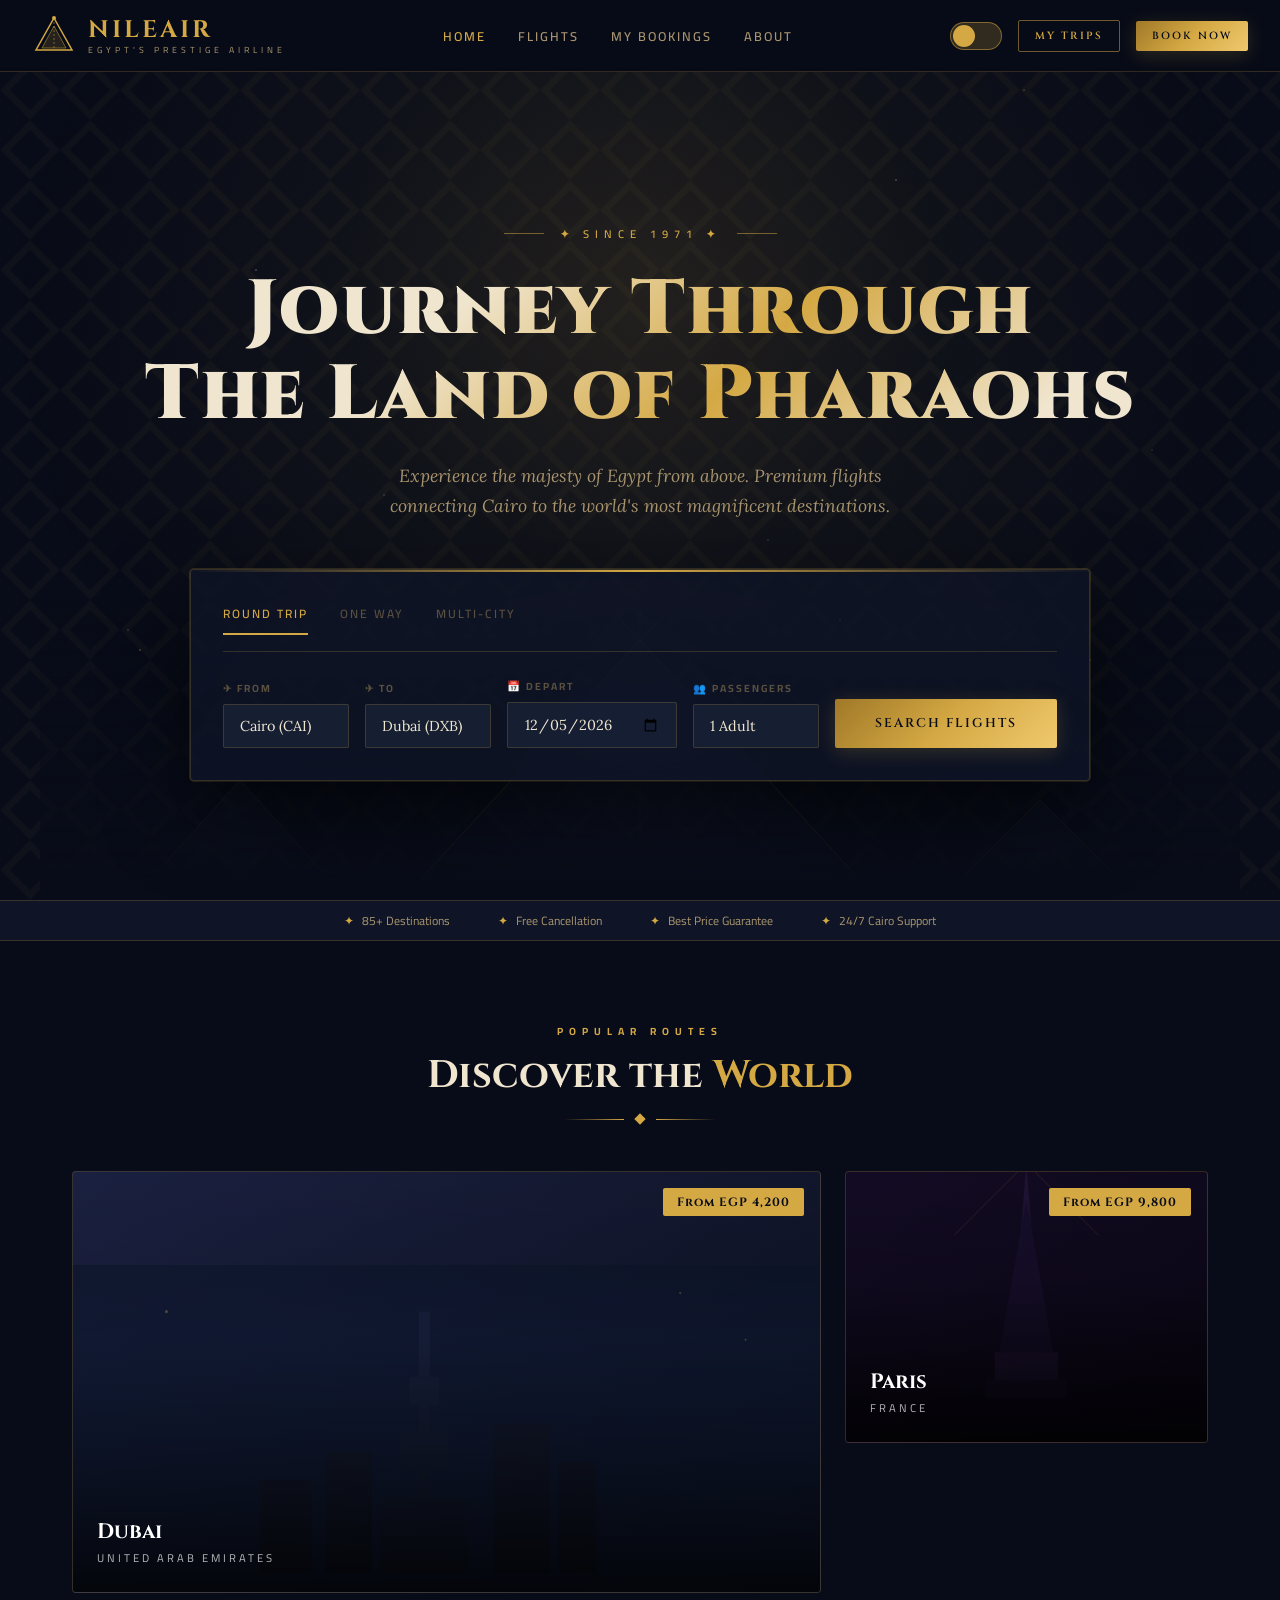
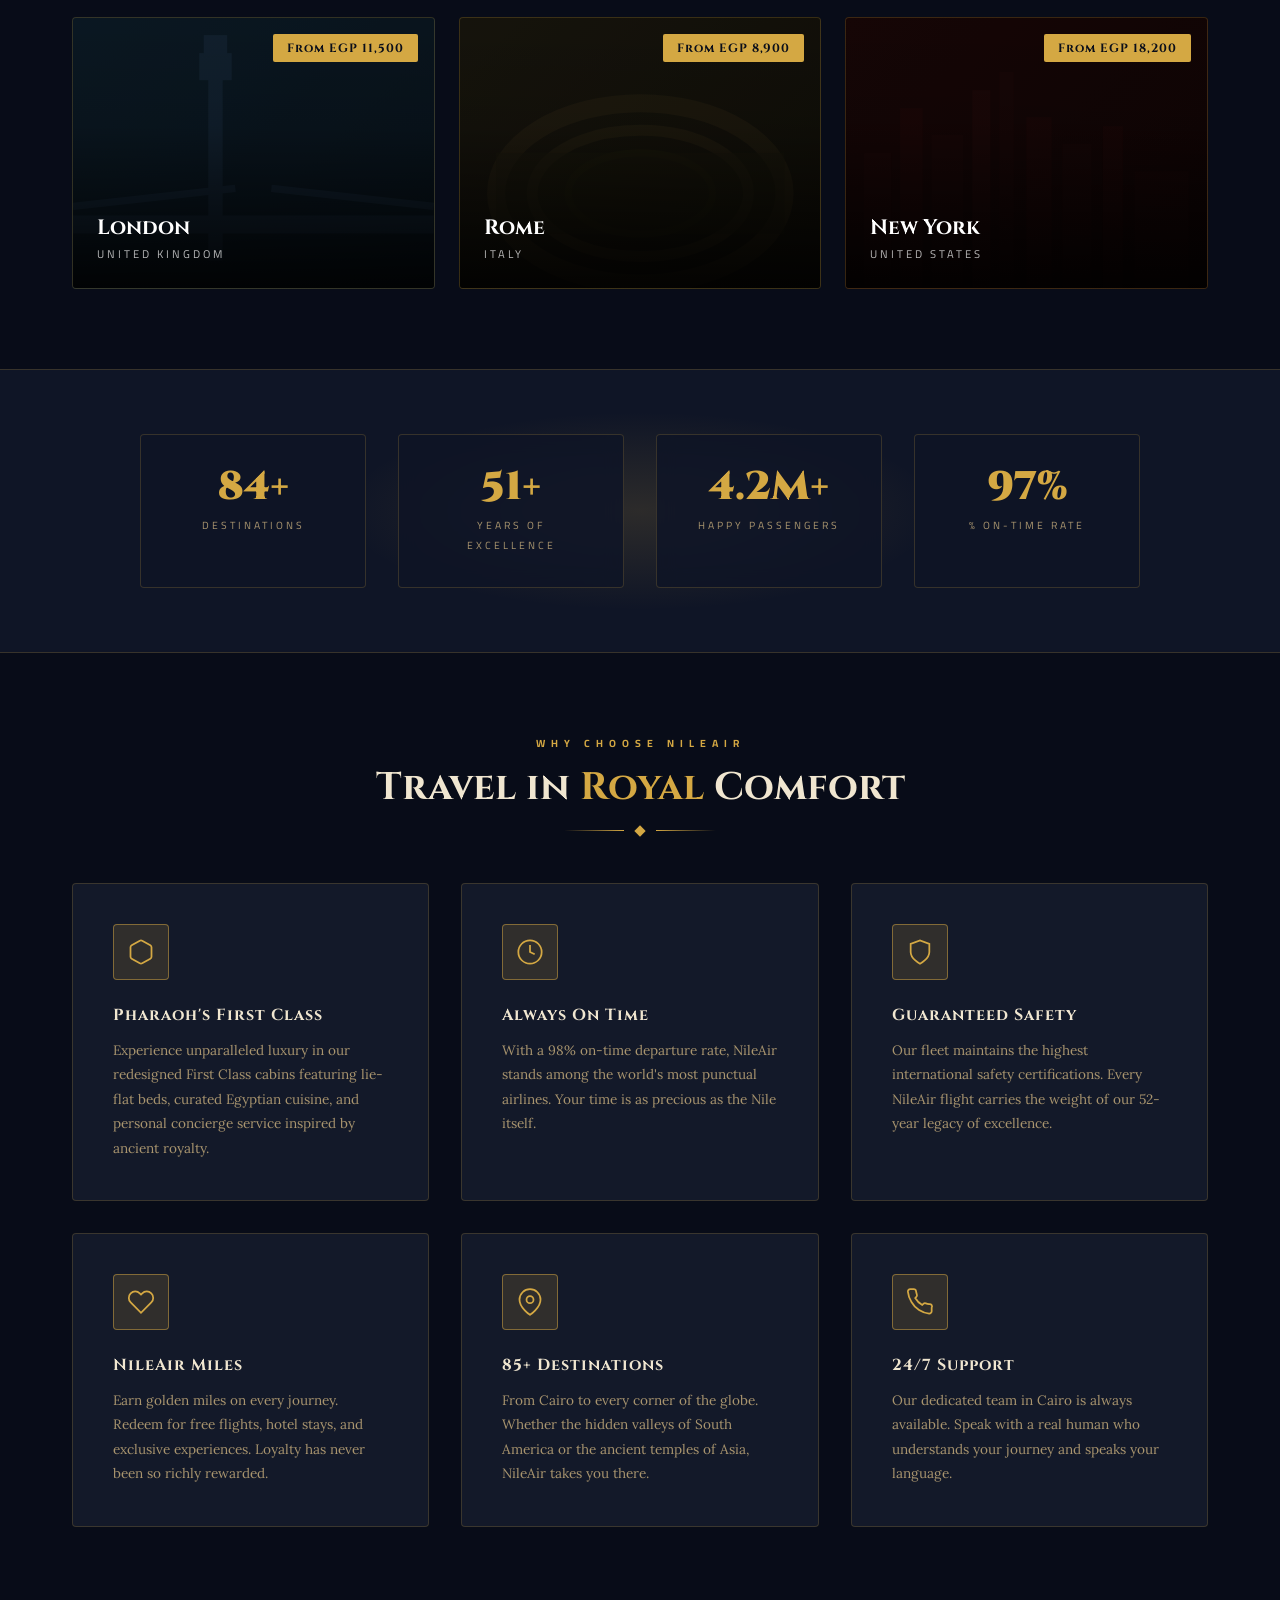
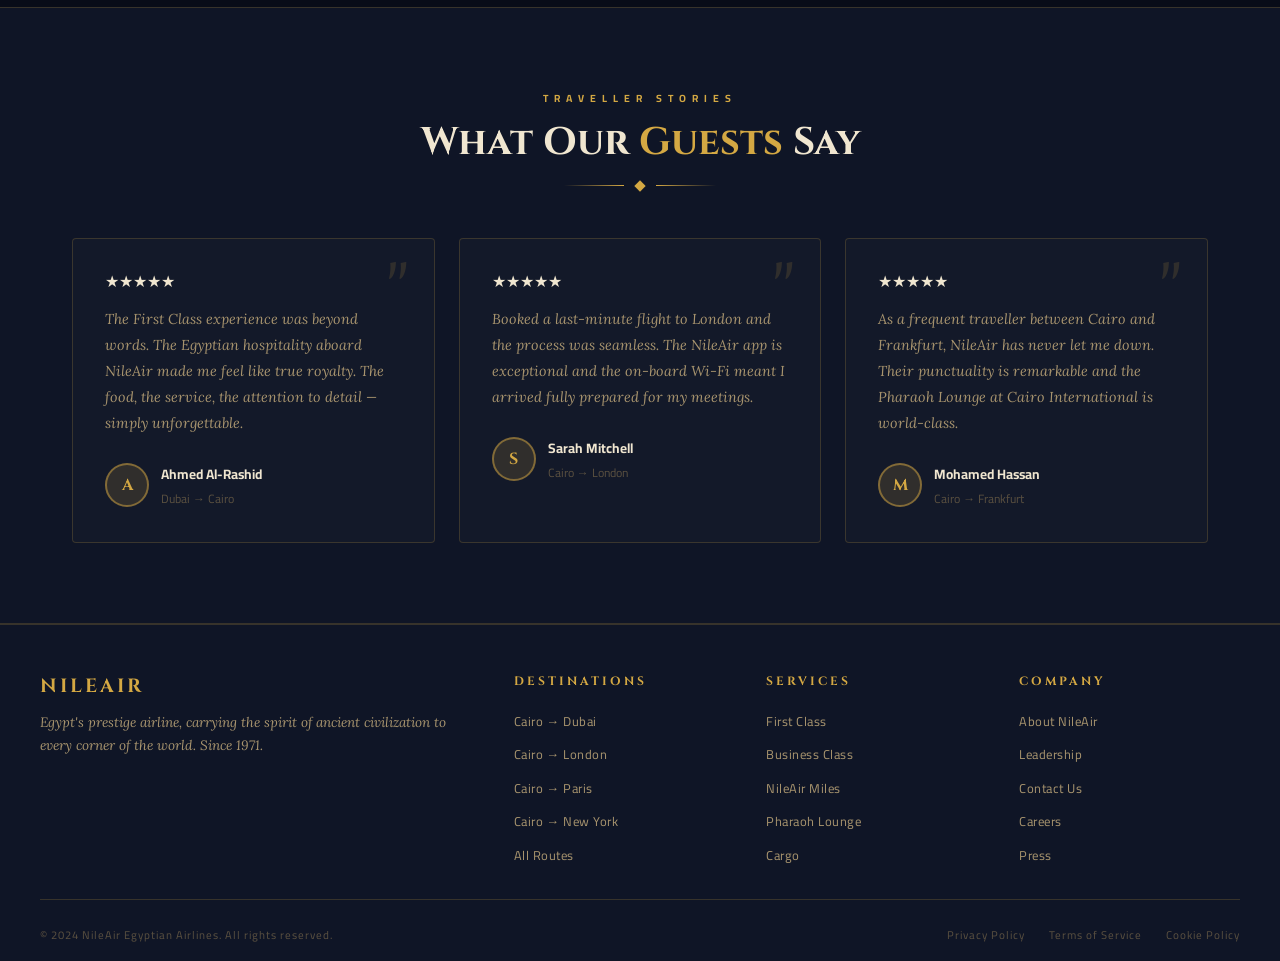
<file: Nileair.html>
<!doctype html>
<html lang="en" data-theme="dark">
  <head>
    <meta charset="UTF-8" />
    <meta name="viewport" content="width=device-width, initial-scale=1.0" />
    <title>NileAir — Egypt's Prestige Airline</title>
    <link rel="preconnect" href="https://fonts.googleapis.com" />
    <link
      href="https://fonts.googleapis.com/css2?family=Cinzel:wght@400;600;700;900&family=Lora:ital,wght@0,400;0,500;0,600;1,400&family=Cairo:wght@300;400;600;700&display=swap"
      rel="stylesheet"
    />
    <link rel="icon" type="image/jpeg" href="plane.png" />

    <style>
      /* ═══════════════════════════════════════════════
   THEME VARIABLES
═══════════════════════════════════════════════ */
      :root[data-theme="dark"] {
        --bg-primary: #080c18;
        --bg-secondary: #0f1526;
        --bg-card: #131929;
        --bg-elevated: #1a2238;
        --bg-glass: rgba(15, 21, 38, 0.85);
        --gold: #d4a843;
        --gold-light: #f0c96e;
        --gold-dark: #a07828;
        --gold-glow: rgba(212, 168, 67, 0.15);
        --accent: #e8c06a;
        --text-primary: #f0e6d0;
        --text-secondary: #a8946e;
        --text-muted: #5a5040;
        --text-on-gold: #0a0e1a;
        --border: rgba(212, 168, 67, 0.2);
        --border-bright: rgba(212, 168, 67, 0.5);
        --shadow: rgba(0, 0, 0, 0.6);
        --shadow-gold: rgba(212, 168, 67, 0.2);
        --nav-bg: rgba(8, 12, 24, 0.95);
        --input-bg: rgba(26, 34, 56, 0.8);
        --success: #4caf84;
        --danger: #e05252;
        --pattern-opacity: 0.04;
        --star-opacity: 1;
      }

      :root[data-theme="light"] {
        --bg-primary: #faf6ee;
        --bg-secondary: #f3ece0;
        --bg-card: #ffffff;
        --bg-elevated: #fff9f0;
        --bg-glass: rgba(250, 246, 238, 0.9);
        --gold: #b8860b;
        --gold-light: #d4a843;
        --gold-dark: #8b6408;
        --gold-glow: rgba(184, 134, 11, 0.1);
        --accent: #c9960c;
        --text-primary: #1a1408;
        --text-secondary: #5a4020;
        --text-muted: #a08040;
        --text-on-gold: #ffffff;
        --border: rgba(184, 134, 11, 0.25);
        --border-bright: rgba(184, 134, 11, 0.6);
        --shadow: rgba(80, 60, 0, 0.15);
        --shadow-gold: rgba(184, 134, 11, 0.15);
        --nav-bg: rgba(250, 246, 238, 0.97);
        --input-bg: rgba(255, 255, 255, 0.9);
        --success: #2e7d52;
        --danger: #c0392b;
        --pattern-opacity: 0.06;
        --star-opacity: 0;
      }

      /* ═══════════════════════════════════════════════
   RESET & BASE
═══════════════════════════════════════════════ */
      *,
      *::before,
      *::after {
        box-sizing: border-box;
        margin: 0;
        padding: 0;
      }

      html {
        scroll-behavior: smooth;
      }

      body {
        font-family: "Lora", serif;
        background: var(--bg-primary);
        color: var(--text-primary);
        min-height: 100vh;
        overflow-x: hidden;
        transition:
          background 0.4s,
          color 0.4s;
      }

      /* Starfield BG for dark theme */
      body::before {
        content: "";
        position: fixed;
        inset: 0;
        background-image:
          radial-gradient(
            1px 1px at 20% 30%,
            rgba(255, 255, 255, 0.6) 0%,
            transparent 100%
          ),
          radial-gradient(
            1px 1px at 80% 10%,
            rgba(255, 255, 255, 0.4) 0%,
            transparent 100%
          ),
          radial-gradient(
            1px 1px at 60% 60%,
            rgba(255, 255, 255, 0.3) 0%,
            transparent 100%
          ),
          radial-gradient(
            1px 1px at 40% 80%,
            rgba(255, 255, 255, 0.5) 0%,
            transparent 100%
          ),
          radial-gradient(
            1px 1px at 90% 50%,
            rgba(255, 255, 255, 0.3) 0%,
            transparent 100%
          ),
          radial-gradient(
            1px 1px at 10% 70%,
            rgba(255, 255, 255, 0.4) 0%,
            transparent 100%
          ),
          radial-gradient(
            1px 1px at 70% 20%,
            rgba(255, 255, 255, 0.6) 0%,
            transparent 100%
          ),
          radial-gradient(
            1px 1px at 50% 45%,
            rgba(255, 255, 255, 0.3) 0%,
            transparent 100%
          ),
          radial-gradient(
            1px 1px at 30% 55%,
            rgba(255, 255, 255, 0.4) 0%,
            transparent 100%
          ),
          radial-gradient(
            1px 1px at 85% 75%,
            rgba(255, 255, 255, 0.5) 0%,
            transparent 100%
          );
        opacity: var(--star-opacity);
        pointer-events: none;
        z-index: 0;
        transition: opacity 0.4s;
      }

      /* Egyptian geometric pattern overlay */
      body::after {
        content: "";
        position: fixed;
        inset: 0;
        background-image: url("data:image/svg+xml,%3Csvg width='60' height='60' viewBox='0 0 60 60' xmlns='http://www.w3.org/2000/svg'%3E%3Cg fill='none' fill-rule='evenodd'%3E%3Cg fill='%23d4a843' fill-opacity='1'%3E%3Cpath d='M30 0 L60 30 L30 60 L0 30 Z M30 10 L50 30 L30 50 L10 30 Z'/%3E%3C/g%3E%3C/g%3E%3C/svg%3E");
        background-size: 60px 60px;
        opacity: var(--pattern-opacity);
        pointer-events: none;
        z-index: 0;
        transition: opacity 0.4s;
      }

      /* ═══════════════════════════════════════════════
   NAVIGATION
═══════════════════════════════════════════════ */
      nav {
        position: fixed;
        top: 0;
        left: 0;
        right: 0;
        z-index: 1000;
        background: var(--nav-bg);
        backdrop-filter: blur(20px);
        border-bottom: 1px solid var(--border);
        padding: 0 2rem;
        height: 72px;
        display: flex;
        align-items: center;
        justify-content: space-between;
        transition: all 0.4s;
      }

      .nav-logo {
        display: flex;
        align-items: center;
        gap: 12px;
        cursor: pointer;
        text-decoration: none;
      }

      .nav-logo-icon {
        width: 44px;
        height: 44px;
        position: relative;
      }

      .logo-text {
        font-family: "Cinzel", serif;
        font-size: 1.5rem;
        font-weight: 700;
        color: var(--gold);
        letter-spacing: 3px;
        text-transform: uppercase;
      }

      .logo-sub {
        font-family: "Cairo", sans-serif;
        font-size: 0.55rem;
        color: var(--text-secondary);
        letter-spacing: 4px;
        text-transform: uppercase;
        display: block;
        margin-top: -4px;
      }

      .nav-links {
        display: flex;
        align-items: center;
        gap: 2rem;
        list-style: none;
      }

      .nav-links a {
        font-family: "Cairo", sans-serif;
        font-size: 0.8rem;
        font-weight: 600;
        color: var(--text-secondary);
        text-decoration: none;
        letter-spacing: 2px;
        text-transform: uppercase;
        transition: color 0.3s;
        cursor: pointer;
      }

      .nav-links a:hover,
      .nav-links a.active {
        color: var(--gold);
      }

      .nav-actions {
        display: flex;
        align-items: center;
        gap: 1rem;
      }

      .theme-toggle {
        width: 52px;
        height: 28px;
        border-radius: 14px;
        background: var(--border);
        border: 1px solid var(--border-bright);
        cursor: pointer;
        position: relative;
        transition: all 0.3s;
        flex-shrink: 0;
      }

      .theme-toggle::after {
        content: "";
        position: absolute;
        width: 22px;
        height: 22px;
        border-radius: 50%;
        background: var(--gold);
        top: 2px;
        left: 2px;
        transition: transform 0.3s;
      }

      [data-theme="light"] .theme-toggle::after {
        transform: translateX(24px);
      }

      .btn {
        font-family: "Cinzel", serif;
        font-size: 0.7rem;
        font-weight: 600;
        letter-spacing: 2px;
        text-transform: uppercase;
        padding: 10px 24px;
        border-radius: 2px;
        cursor: pointer;
        transition: all 0.3s;
        border: none;
        text-decoration: none;
        display: inline-flex;
        align-items: center;
        gap: 8px;
      }

      .btn-gold {
        background: linear-gradient(
          135deg,
          var(--gold-dark),
          var(--gold),
          var(--gold-light)
        );
        color: var(--text-on-gold);
        box-shadow: 0 4px 20px var(--shadow-gold);
      }

      .btn-gold:hover {
        transform: translateY(-2px);
        box-shadow: 0 8px 30px var(--shadow-gold);
      }

      .btn-outline {
        background: transparent;
        color: var(--gold);
        border: 1px solid var(--border-bright);
      }

      .btn-outline:hover {
        background: var(--gold-glow);
        border-color: var(--gold);
      }

      .btn-lg {
        padding: 16px 40px;
        font-size: 0.8rem;
      }
      .btn-sm {
        padding: 8px 16px;
        font-size: 0.65rem;
      }

      /* ═══════════════════════════════════════════════
   PAGE SYSTEM
═══════════════════════════════════════════════ */
      .page {
        display: none;
        min-height: 100vh;
        padding-top: 72px;
        position: relative;
        z-index: 1;
      }

      .page.active {
        display: block;
      }

      /* Page transition */
      @keyframes pageIn {
        from {
          opacity: 0;
          transform: translateY(20px);
        }
        to {
          opacity: 1;
          transform: translateY(0);
        }
      }

      .page.active {
        animation: pageIn 0.5s ease forwards;
      }

      /* ═══════════════════════════════════════════════
   PAGE 1: HOME
═══════════════════════════════════════════════ */
      .hero {
        min-height: calc(100vh - 72px);
        display: flex;
        flex-direction: column;
        justify-content: center;
        align-items: center;
        padding: 4rem 2rem 2rem;
        position: relative;
        overflow: hidden;
      }

      .hero-bg {
        position: absolute;
        inset: 0;
        z-index: -1;
        overflow: hidden;
      }

      .hero-pyramid {
        position: absolute;
        bottom: 0;
        left: 50%;
        transform: translateX(-50%);
        width: 100%;
        max-width: 1200px;
      }

      .hero-gradient {
        position: absolute;
        inset: 0;
        background: radial-gradient(
          ellipse at 50% 30%,
          rgba(212, 168, 67, 0.08) 0%,
          transparent 70%
        );
      }

      .hero-glow {
        position: absolute;
        width: 600px;
        height: 600px;
        border-radius: 50%;
        background: radial-gradient(
          circle,
          rgba(212, 168, 67, 0.06) 0%,
          transparent 70%
        );
        top: -100px;
        left: 50%;
        transform: translateX(-50%);
        pointer-events: none;
      }

      .hero-label {
        font-family: "Cairo", sans-serif;
        font-size: 0.7rem;
        font-weight: 600;
        color: var(--gold);
        letter-spacing: 6px;
        text-transform: uppercase;
        margin-bottom: 1.5rem;
        position: relative;
        display: flex;
        align-items: center;
        gap: 16px;
      }

      .hero-label::before,
      .hero-label::after {
        content: "";
        display: block;
        width: 40px;
        height: 1px;
        background: var(--gold);
        opacity: 0.5;
      }

      .hero-title {
        font-family: "Cinzel", serif;
        font-size: clamp(2.5rem, 6vw, 5rem);
        font-weight: 900;
        text-align: center;
        line-height: 1.1;
        margin-bottom: 1.5rem;
        background: linear-gradient(
          135deg,
          var(--text-primary) 30%,
          var(--gold) 60%,
          var(--text-primary) 90%
        );
        -webkit-background-clip: text;
        -webkit-text-fill-color: transparent;
        background-clip: text;
        letter-spacing: 2px;
      }

      .hero-subtitle {
        font-size: 1.1rem;
        color: var(--text-secondary);
        text-align: center;
        max-width: 500px;
        margin-bottom: 3rem;
        font-style: italic;
        line-height: 1.7;
      }

      /* Search Widget */
      .search-widget {
        background: var(--bg-glass);
        backdrop-filter: blur(30px);
        border: 1px solid var(--border);
        border-radius: 4px;
        padding: 2rem;
        width: 100%;
        max-width: 900px;
        box-shadow:
          0 30px 80px var(--shadow),
          0 0 0 1px var(--border);
        position: relative;
        overflow: hidden;
      }

      .search-widget::before {
        content: "";
        position: absolute;
        top: 0;
        left: 0;
        right: 0;
        height: 2px;
        background: linear-gradient(
          90deg,
          transparent,
          var(--gold),
          transparent
        );
      }

      .search-tabs {
        display: flex;
        gap: 2rem;
        margin-bottom: 1.5rem;
        border-bottom: 1px solid var(--border);
        padding-bottom: 1rem;
      }

      .search-tab {
        font-family: "Cairo", sans-serif;
        font-size: 0.75rem;
        font-weight: 600;
        letter-spacing: 2px;
        text-transform: uppercase;
        color: var(--text-muted);
        cursor: pointer;
        padding-bottom: 8px;
        border-bottom: 2px solid transparent;
        transition: all 0.3s;
        background: none;
        border-top: none;
        border-left: none;
        border-right: none;
      }

      .search-tab.active {
        color: var(--gold);
        border-bottom-color: var(--gold);
      }

      .search-grid {
        display: grid;
        grid-template-columns: 1fr 1fr 1fr 1fr auto;
        gap: 1rem;
        align-items: end;
      }

      .form-group {
        display: flex;
        flex-direction: column;
        gap: 6px;
      }

      .form-label {
        font-family: "Cairo", sans-serif;
        font-size: 0.65rem;
        font-weight: 700;
        color: var(--text-muted);
        letter-spacing: 2px;
        text-transform: uppercase;
      }

      .form-input,
      .form-select {
        background: var(--input-bg);
        border: 1px solid var(--border);
        border-radius: 2px;
        padding: 12px 16px;
        color: var(--text-primary);
        font-family: "Lora", serif;
        font-size: 0.9rem;
        transition:
          border-color 0.3s,
          box-shadow 0.3s;
        outline: none;
        width: 100%;
        appearance: none;
      }

      .form-input:focus,
      .form-select:focus {
        border-color: var(--gold);
        box-shadow: 0 0 0 3px var(--gold-glow);
      }

      .form-input::placeholder {
        color: var(--text-muted);
      }

      /* Destinations */
      .section {
        padding: 5rem 2rem;
        max-width: 1200px;
        margin: 0 auto;
      }

      .section-header {
        text-align: center;
        margin-bottom: 3rem;
      }

      .section-label {
        font-family: "Cairo", sans-serif;
        font-size: 0.65rem;
        font-weight: 700;
        letter-spacing: 6px;
        text-transform: uppercase;
        color: var(--gold);
        margin-bottom: 0.75rem;
        display: block;
      }

      .section-title {
        font-family: "Cinzel", serif;
        font-size: clamp(1.8rem, 3vw, 2.8rem);
        font-weight: 700;
        color: var(--text-primary);
        line-height: 1.2;
      }

      .section-title span {
        color: var(--gold);
      }

      .divider {
        display: flex;
        align-items: center;
        justify-content: center;
        gap: 12px;
        margin: 1rem auto 0;
      }

      .divider-line {
        width: 60px;
        height: 1px;
        background: linear-gradient(90deg, transparent, var(--gold));
      }

      .divider-line:last-child {
        background: linear-gradient(90deg, var(--gold), transparent);
      }

      .divider-diamond {
        width: 8px;
        height: 8px;
        background: var(--gold);
        transform: rotate(45deg);
      }

      .destinations-grid {
        display: grid;
        grid-template-columns: repeat(3, 1fr);
        gap: 1.5rem;
      }

      .dest-card {
        border-radius: 4px;
        overflow: hidden;
        cursor: pointer;
        position: relative;
        aspect-ratio: 4/3;
        border: 1px solid var(--border);
        transition:
          transform 0.4s,
          box-shadow 0.4s;
        background: var(--bg-card);
      }

      .dest-card:hover {
        transform: translateY(-8px);
        box-shadow:
          0 20px 60px var(--shadow),
          0 0 0 1px var(--border-bright);
      }

      .dest-card:first-child {
        grid-column: span 2;
        aspect-ratio: 16/9;
      }

      .dest-img {
        width: 100%;
        height: 100%;
        object-fit: cover;
        transition: transform 0.6s;
      }

      .dest-card:hover .dest-img {
        transform: scale(1.05);
      }

      .dest-overlay {
        position: absolute;
        inset: 0;
        background: linear-gradient(
          to top,
          rgba(0, 0, 0, 0.85) 0%,
          rgba(0, 0, 0, 0.1) 60%,
          transparent 100%
        );
      }

      .dest-info {
        position: absolute;
        bottom: 0;
        left: 0;
        right: 0;
        padding: 1.5rem;
      }

      .dest-city {
        font-family: "Cinzel", serif;
        font-size: 1.3rem;
        font-weight: 700;
        color: #fff;
        display: block;
      }

      .dest-country {
        font-family: "Cairo", sans-serif;
        font-size: 0.7rem;
        color: rgba(255, 255, 255, 0.7);
        letter-spacing: 3px;
        text-transform: uppercase;
      }

      .dest-price {
        position: absolute;
        top: 1rem;
        right: 1rem;
        background: var(--gold);
        color: var(--text-on-gold);
        font-family: "Cinzel", serif;
        font-size: 0.75rem;
        font-weight: 700;
        padding: 6px 14px;
        border-radius: 2px;
        letter-spacing: 1px;
      }

      /* Stats */
      .stats-section {
        background: var(--bg-secondary);
        border-top: 1px solid var(--border);
        border-bottom: 1px solid var(--border);
        padding: 4rem 2rem;
        position: relative;
        overflow: hidden;
      }

      .stats-section::before {
        content: "";
        position: absolute;
        top: 50%;
        left: 50%;
        transform: translate(-50%, -50%);
        width: 600px;
        height: 200px;
        background: radial-gradient(
          ellipse,
          var(--gold-glow) 0%,
          transparent 70%
        );
        pointer-events: none;
      }

      .stats-grid {
        display: grid;
        grid-template-columns: repeat(4, 1fr);
        gap: 2rem;
        max-width: 1000px;
        margin: 0 auto;
      }

      .stat-item {
        text-align: center;
        padding: 2rem;
        border: 1px solid var(--border);
        border-radius: 4px;
        background: var(--bg-glass);
        backdrop-filter: blur(10px);
        transition:
          border-color 0.3s,
          transform 0.3s;
      }

      .stat-item:hover {
        border-color: var(--gold);
        transform: translateY(-4px);
      }

      .stat-number {
        font-family: "Cinzel", serif;
        font-size: 2.5rem;
        font-weight: 900;
        color: var(--gold);
        display: block;
        line-height: 1;
      }

      .stat-label {
        font-family: "Cairo", sans-serif;
        font-size: 0.65rem;
        letter-spacing: 3px;
        text-transform: uppercase;
        color: var(--text-secondary);
        margin-top: 0.5rem;
        display: block;
      }

      /* Features Section */
      .features-grid {
        display: grid;
        grid-template-columns: repeat(3, 1fr);
        gap: 2rem;
      }

      .feature-card {
        background: var(--bg-card);
        border: 1px solid var(--border);
        border-radius: 4px;
        padding: 2.5rem;
        position: relative;
        overflow: hidden;
        transition: all 0.4s;
      }

      .feature-card::before {
        content: "";
        position: absolute;
        top: 0;
        left: 0;
        right: 0;
        height: 2px;
        background: linear-gradient(
          90deg,
          transparent,
          var(--gold),
          transparent
        );
        opacity: 0;
        transition: opacity 0.3s;
      }

      .feature-card:hover {
        border-color: var(--border-bright);
        transform: translateY(-4px);
      }
      .feature-card:hover::before {
        opacity: 1;
      }

      .feature-icon {
        width: 56px;
        height: 56px;
        background: var(--gold-glow);
        border: 1px solid var(--border-bright);
        border-radius: 4px;
        display: flex;
        align-items: center;
        justify-content: center;
        margin-bottom: 1.5rem;
        font-size: 1.5rem;
        transition: background 0.3s;
      }

      .feature-card:hover .feature-icon {
        background: var(--gold);
      }
      .feature-card:hover .feature-icon svg {
        color: var(--text-on-gold);
      }

      .feature-title {
        font-family: "Cinzel", serif;
        font-size: 1rem;
        font-weight: 700;
        color: var(--text-primary);
        margin-bottom: 0.75rem;
        letter-spacing: 1px;
      }

      .feature-desc {
        font-size: 0.85rem;
        color: var(--text-secondary);
        line-height: 1.8;
      }

      /* Testimonials */
      .testimonials-grid {
        display: grid;
        grid-template-columns: repeat(3, 1fr);
        gap: 1.5rem;
      }

      .testimonial-card {
        background: var(--bg-card);
        border: 1px solid var(--border);
        border-radius: 4px;
        padding: 2rem;
        position: relative;
      }

      .testimonial-card::before {
        content: '"';
        position: absolute;
        top: 1rem;
        right: 1.5rem;
        font-family: "Cinzel", serif;
        font-size: 5rem;
        color: var(--gold);
        opacity: 0.15;
        line-height: 1;
      }

      .stars {
        display: flex;
        gap: 4px;
        margin-bottom: 1rem;
      }

      .star {
        color: var(--gold);
        font-size: 0.9rem;
      }

      .testimonial-text {
        font-size: 0.9rem;
        line-height: 1.8;
        color: var(--text-secondary);
        font-style: italic;
        margin-bottom: 1.5rem;
      }

      .testimonial-author {
        display: flex;
        align-items: center;
        gap: 12px;
      }

      .author-avatar {
        width: 44px;
        height: 44px;
        border-radius: 50%;
        border: 2px solid var(--border-bright);
        display: flex;
        align-items: center;
        justify-content: center;
        font-family: "Cinzel", serif;
        font-size: 1rem;
        font-weight: 700;
        color: var(--gold);
        background: var(--gold-glow);
        flex-shrink: 0;
      }

      .author-name {
        font-family: "Cairo", sans-serif;
        font-weight: 700;
        font-size: 0.85rem;
        color: var(--text-primary);
        display: block;
      }

      .author-origin {
        font-size: 0.75rem;
        color: var(--text-muted);
        font-family: "Cairo", sans-serif;
      }

      /* ═══════════════════════════════════════════════
   PAGE 2: SEARCH RESULTS
═══════════════════════════════════════════════ */
      .page-header {
        background: var(--bg-secondary);
        border-bottom: 1px solid var(--border);
        padding: 2rem;
        position: relative;
        overflow: hidden;
      }

      .page-header::before {
        content: "";
        position: absolute;
        inset: 0;
        background: linear-gradient(
          135deg,
          var(--gold-glow) 0%,
          transparent 60%
        );
      }

      .page-header-content {
        max-width: 1200px;
        margin: 0 auto;
        position: relative;
        z-index: 1;
      }

      .page-header h1 {
        font-family: "Cinzel", serif;
        font-size: 1.8rem;
        font-weight: 700;
        color: var(--text-primary);
        margin-bottom: 0.5rem;
      }

      .page-breadcrumb {
        font-family: "Cairo", sans-serif;
        font-size: 0.75rem;
        color: var(--text-muted);
        letter-spacing: 1px;
      }

      .breadcrumb-sep {
        margin: 0 8px;
        color: var(--gold);
      }

      .results-container {
        max-width: 1200px;
        margin: 0 auto;
        padding: 2rem;
        display: grid;
        grid-template-columns: 280px 1fr;
        gap: 2rem;
      }

      /* Filters */
      .filters-panel {
        background: var(--bg-card);
        border: 1px solid var(--border);
        border-radius: 4px;
        padding: 1.5rem;
        height: fit-content;
        position: sticky;
        top: 90px;
      }

      .filter-title {
        font-family: "Cinzel", serif;
        font-size: 0.9rem;
        font-weight: 700;
        color: var(--text-primary);
        letter-spacing: 2px;
        margin-bottom: 1.5rem;
        padding-bottom: 1rem;
        border-bottom: 1px solid var(--border);
        display: flex;
        align-items: center;
        gap: 8px;
      }

      .filter-group {
        margin-bottom: 1.5rem;
        padding-bottom: 1.5rem;
        border-bottom: 1px solid var(--border);
      }

      .filter-group:last-child {
        border-bottom: none;
        margin-bottom: 0;
      }

      .filter-group-label {
        font-family: "Cairo", sans-serif;
        font-size: 0.65rem;
        font-weight: 700;
        letter-spacing: 3px;
        text-transform: uppercase;
        color: var(--text-muted);
        margin-bottom: 1rem;
        display: block;
      }

      .filter-option {
        display: flex;
        align-items: center;
        gap: 10px;
        margin-bottom: 0.75rem;
        cursor: pointer;
      }

      .filter-checkbox {
        width: 18px;
        height: 18px;
        border: 1px solid var(--border-bright);
        border-radius: 2px;
        background: var(--input-bg);
        appearance: none;
        cursor: pointer;
        position: relative;
        flex-shrink: 0;
        transition: all 0.2s;
      }

      .filter-checkbox:checked {
        background: var(--gold);
        border-color: var(--gold);
      }

      .filter-checkbox:checked::after {
        content: "✓";
        position: absolute;
        top: 50%;
        left: 50%;
        transform: translate(-50%, -50%);
        color: var(--text-on-gold);
        font-size: 0.7rem;
        font-weight: 700;
      }

      .filter-option-label {
        font-size: 0.85rem;
        color: var(--text-secondary);
        flex: 1;
      }

      .filter-option-count {
        font-family: "Cairo", sans-serif;
        font-size: 0.7rem;
        color: var(--text-muted);
      }

      .price-range {
        display: flex;
        gap: 0.5rem;
        align-items: center;
      }

      .price-range input {
        flex: 1;
        background: var(--input-bg);
        border: 1px solid var(--border);
        border-radius: 2px;
        padding: 8px 10px;
        color: var(--text-primary);
        font-size: 0.8rem;
        outline: none;
        transition: border-color 0.3s;
      }

      .price-range input:focus {
        border-color: var(--gold);
      }
      .price-range-sep {
        color: var(--text-muted);
        font-size: 0.8rem;
      }

      /* Flight Cards */
      .flights-list {
        display: flex;
        flex-direction: column;
        gap: 1rem;
      }

      .sort-bar {
        display: flex;
        align-items: center;
        gap: 1rem;
        margin-bottom: 1.5rem;
        padding-bottom: 1rem;
        border-bottom: 1px solid var(--border);
      }

      .sort-label {
        font-family: "Cairo", sans-serif;
        font-size: 0.7rem;
        font-weight: 600;
        letter-spacing: 2px;
        text-transform: uppercase;
        color: var(--text-muted);
      }

      .sort-options {
        display: flex;
        gap: 0.5rem;
        flex-wrap: wrap;
      }

      .sort-btn {
        font-family: "Cairo", sans-serif;
        font-size: 0.7rem;
        font-weight: 600;
        letter-spacing: 1px;
        text-transform: uppercase;
        padding: 6px 14px;
        border-radius: 2px;
        cursor: pointer;
        transition: all 0.2s;
        background: transparent;
        border: 1px solid var(--border);
        color: var(--text-secondary);
      }

      .sort-btn.active,
      .sort-btn:hover {
        background: var(--gold-glow);
        border-color: var(--gold);
        color: var(--gold);
      }

      .results-count {
        font-family: "Cairo", sans-serif;
        font-size: 0.75rem;
        color: var(--text-muted);
        margin-left: auto;
      }

      .results-count span {
        color: var(--gold);
        font-weight: 700;
      }

      .flight-card {
        background: var(--bg-card);
        border: 1px solid var(--border);
        border-radius: 4px;
        padding: 1.5rem;
        display: grid;
        grid-template-columns: 1fr auto;
        gap: 1.5rem;
        transition: all 0.3s;
        cursor: pointer;
        position: relative;
        overflow: hidden;
      }

      .flight-card::before {
        content: "";
        position: absolute;
        left: 0;
        top: 0;
        bottom: 0;
        width: 3px;
        background: var(--gold);
        opacity: 0;
        transition: opacity 0.3s;
      }

      .flight-card:hover {
        border-color: var(--border-bright);
        box-shadow: 0 8px 40px var(--shadow);
        transform: translateX(4px);
      }

      .flight-card:hover::before {
        opacity: 1;
      }

      .flight-card.selected {
        border-color: var(--gold);
        background: var(--bg-elevated);
        box-shadow:
          0 0 0 1px var(--gold),
          0 8px 30px var(--shadow-gold);
      }

      .flight-card.selected::before {
        opacity: 1;
      }

      .flight-info {
        display: flex;
        flex-direction: column;
        gap: 1rem;
      }

      .airline-badge {
        display: flex;
        align-items: center;
        gap: 10px;
      }

      .airline-logo-sm {
        width: 36px;
        height: 36px;
        border-radius: 4px;
        background: var(--gold-glow);
        border: 1px solid var(--border-bright);
        display: flex;
        align-items: center;
        justify-content: center;
        font-size: 1rem;
      }

      .airline-name-sm {
        font-family: "Cairo", sans-serif;
        font-size: 0.8rem;
        font-weight: 700;
        color: var(--text-primary);
        display: block;
      }

      .flight-number {
        font-size: 0.7rem;
        color: var(--text-muted);
        font-family: "Cairo", sans-serif;
      }

      .flight-route {
        display: flex;
        align-items: center;
        gap: 1rem;
      }

      .route-time {
        font-family: "Cinzel", serif;
        font-size: 1.5rem;
        font-weight: 700;
        color: var(--text-primary);
      }

      .route-code {
        font-family: "Cairo", sans-serif;
        font-size: 0.7rem;
        color: var(--text-muted);
        letter-spacing: 2px;
        display: block;
        text-align: center;
      }

      .route-line {
        flex: 1;
        display: flex;
        flex-direction: column;
        align-items: center;
        gap: 4px;
      }

      .route-duration {
        font-family: "Cairo", sans-serif;
        font-size: 0.7rem;
        color: var(--gold);
        letter-spacing: 1px;
      }

      .route-bar {
        width: 100%;
        height: 1px;
        background: var(--border-bright);
        position: relative;
      }

      .route-bar::after {
        content: "✈";
        position: absolute;
        top: 50%;
        left: 50%;
        transform: translate(-50%, -50%);
        color: var(--gold);
        font-size: 0.8rem;
        background: var(--bg-card);
        padding: 0 4px;
      }

      .flight-card.selected .route-bar {
        background: var(--gold);
      }

      .route-stops {
        font-family: "Cairo", sans-serif;
        font-size: 0.65rem;
        color: var(--text-muted);
      }

      .route-stops.nonstop {
        color: var(--success);
      }

      .flight-tags {
        display: flex;
        gap: 0.5rem;
        flex-wrap: wrap;
      }

      .tag {
        font-family: "Cairo", sans-serif;
        font-size: 0.6rem;
        font-weight: 600;
        letter-spacing: 1px;
        text-transform: uppercase;
        padding: 4px 10px;
        border-radius: 2px;
        background: var(--gold-glow);
        color: var(--gold);
        border: 1px solid var(--border);
      }

      .flight-price-col {
        display: flex;
        flex-direction: column;
        align-items: flex-end;
        justify-content: space-between;
        min-width: 160px;
      }

      .flight-class-tabs {
        display: flex;
        gap: 4px;
      }

      .class-tab {
        font-family: "Cairo", sans-serif;
        font-size: 0.6rem;
        font-weight: 600;
        letter-spacing: 1px;
        text-transform: uppercase;
        padding: 4px 8px;
        border-radius: 2px;
        cursor: pointer;
        border: 1px solid var(--border);
        background: transparent;
        color: var(--text-muted);
        transition: all 0.2s;
      }

      .class-tab.active {
        background: var(--gold);
        border-color: var(--gold);
        color: var(--text-on-gold);
      }

      .flight-price {
        text-align: right;
      }

      .price-from {
        font-family: "Cairo", sans-serif;
        font-size: 0.65rem;
        color: var(--text-muted);
        text-transform: uppercase;
        letter-spacing: 1px;
      }

      .price-amount {
        font-family: "Cinzel", serif;
        font-size: 1.8rem;
        font-weight: 900;
        color: var(--gold);
        line-height: 1;
      }

      .price-amount span {
        font-size: 0.9rem;
        font-weight: 400;
        color: var(--text-muted);
      }

      .price-per {
        font-family: "Cairo", sans-serif;
        font-size: 0.65rem;
        color: var(--text-muted);
      }

      /* ═══════════════════════════════════════════════
   PAGE 3: SEAT SELECTION
═══════════════════════════════════════════════ */
      .seat-page-layout {
        max-width: 1100px;
        margin: 0 auto;
        padding: 2rem;
        display: grid;
        grid-template-columns: 1fr 320px;
        gap: 2rem;
      }

      .seat-map-container {
        background: var(--bg-card);
        border: 1px solid var(--border);
        border-radius: 4px;
        padding: 2rem;
      }

      .seat-map-header {
        text-align: center;
        margin-bottom: 2rem;
      }

      .seat-map-header h2 {
        font-family: "Cinzel", serif;
        font-size: 1.2rem;
        font-weight: 700;
        color: var(--text-primary);
        letter-spacing: 2px;
      }

      .seat-legend {
        display: flex;
        gap: 1.5rem;
        justify-content: center;
        margin-top: 1rem;
        flex-wrap: wrap;
      }

      .legend-item {
        display: flex;
        align-items: center;
        gap: 6px;
        font-family: "Cairo", sans-serif;
        font-size: 0.7rem;
        color: var(--text-secondary);
      }

      .legend-seat {
        width: 18px;
        height: 18px;
        border-radius: 3px;
        border: 1px solid transparent;
      }

      .legend-available {
        background: var(--bg-elevated);
        border-color: var(--border-bright);
      }
      .legend-selected {
        background: var(--gold);
        border-color: var(--gold-dark);
      }
      .legend-occupied {
        background: var(--text-muted);
        opacity: 0.4;
      }
      .legend-business {
        background: rgba(212, 168, 67, 0.2);
        border-color: var(--gold);
      }
      .legend-first {
        background: rgba(212, 168, 67, 0.35);
        border-color: var(--gold);
      }

      .plane-container {
        max-width: 500px;
        margin: 0 auto;
      }

      .plane-nose {
        width: 120px;
        height: 60px;
        background: var(--bg-elevated);
        border: 1px solid var(--border);
        border-radius: 60px 60px 0 0;
        margin: 0 auto;
        display: flex;
        align-items: flex-start;
        justify-content: center;
        padding-top: 10px;
      }

      .plane-body {
        background: var(--bg-elevated);
        border: 1px solid var(--border);
        border-top: none;
        padding: 1rem;
        position: relative;
      }

      .plane-section-label {
        text-align: center;
        font-family: "Cinzel", serif;
        font-size: 0.65rem;
        font-weight: 700;
        letter-spacing: 3px;
        text-transform: uppercase;
        padding: 6px;
        margin: 0.5rem 0;
        border-radius: 2px;
      }

      .section-first {
        color: var(--gold);
        background: rgba(212, 168, 67, 0.1);
        border: 1px solid var(--gold);
      }
      .section-business {
        color: var(--accent);
        background: rgba(212, 168, 67, 0.05);
        border: 1px solid var(--border-bright);
      }
      .section-economy {
        color: var(--text-muted);
        background: transparent;
        border: 1px solid var(--border);
      }

      .seat-row {
        display: flex;
        align-items: center;
        gap: 4px;
        margin-bottom: 4px;
        justify-content: center;
      }

      .row-num {
        font-family: "Cairo", sans-serif;
        font-size: 0.6rem;
        color: var(--text-muted);
        width: 20px;
        text-align: right;
        flex-shrink: 0;
      }

      .aisle {
        width: 20px;
        flex-shrink: 0;
      }

      .seat {
        width: 28px;
        height: 28px;
        border-radius: 4px 4px 6px 6px;
        border: 1px solid var(--border);
        background: var(--bg-card);
        cursor: pointer;
        transition: all 0.2s;
        position: relative;
        font-family: "Cairo", sans-serif;
        font-size: 0.55rem;
        display: flex;
        align-items: center;
        justify-content: center;
        color: transparent;
      }

      .seat:hover:not(.occupied) {
        background: var(--gold-glow);
        border-color: var(--gold);
        transform: scale(1.1);
      }

      .seat.selected {
        background: var(--gold);
        border-color: var(--gold-dark);
        color: var(--text-on-gold);
      }

      .seat.occupied {
        background: var(--bg-secondary);
        border-color: var(--border);
        cursor: not-allowed;
        opacity: 0.4;
      }

      .seat.first-class {
        background: rgba(212, 168, 67, 0.15);
        border-color: var(--gold);
        width: 34px;
        height: 34px;
      }

      .seat.business {
        background: rgba(212, 168, 67, 0.07);
        border-color: var(--border-bright);
        width: 30px;
        height: 30px;
      }

      .plane-tail {
        width: 80px;
        height: 40px;
        background: var(--bg-elevated);
        border: 1px solid var(--border);
        border-top: none;
        border-radius: 0 0 40px 40px;
        margin: 0 auto;
      }

      /* Seat Summary Panel */
      .seat-summary {
        background: var(--bg-card);
        border: 1px solid var(--border);
        border-radius: 4px;
        padding: 1.5rem;
        height: fit-content;
        position: sticky;
        top: 90px;
      }

      .summary-title {
        font-family: "Cinzel", serif;
        font-size: 0.9rem;
        font-weight: 700;
        color: var(--text-primary);
        letter-spacing: 2px;
        margin-bottom: 1.5rem;
        padding-bottom: 1rem;
        border-bottom: 1px solid var(--border);
      }

      .summary-flight-info {
        background: var(--bg-elevated);
        border: 1px solid var(--border);
        border-radius: 4px;
        padding: 1rem;
        margin-bottom: 1.5rem;
      }

      .summary-route {
        display: flex;
        align-items: center;
        justify-content: space-between;
        margin-bottom: 0.5rem;
      }

      .summary-airport {
        font-family: "Cinzel", serif;
        font-size: 1.2rem;
        font-weight: 700;
        color: var(--text-primary);
      }

      .summary-arrow {
        color: var(--gold);
        font-size: 0.8rem;
      }

      .summary-detail {
        font-family: "Cairo", sans-serif;
        font-size: 0.7rem;
        color: var(--text-muted);
        letter-spacing: 1px;
      }

      .selected-seats-list {
        margin-bottom: 1.5rem;
      }

      .selected-seat-item {
        display: flex;
        justify-content: space-between;
        align-items: center;
        padding: 0.75rem 0;
        border-bottom: 1px solid var(--border);
      }

      .seat-id {
        font-family: "Cinzel", serif;
        font-size: 1rem;
        font-weight: 700;
        color: var(--gold);
      }

      .seat-class {
        font-family: "Cairo", sans-serif;
        font-size: 0.7rem;
        color: var(--text-muted);
        letter-spacing: 1px;
      }

      .seat-price {
        font-family: "Cairo", sans-serif;
        font-size: 0.8rem;
        font-weight: 700;
        color: var(--text-primary);
      }

      .no-seats-msg {
        text-align: center;
        padding: 2rem;
        color: var(--text-muted);
        font-family: "Cairo", sans-serif;
        font-size: 0.8rem;
      }

      .price-breakdown {
        background: var(--bg-elevated);
        border: 1px solid var(--border);
        border-radius: 4px;
        padding: 1rem;
        margin-bottom: 1.5rem;
      }

      .price-row {
        display: flex;
        justify-content: space-between;
        margin-bottom: 0.5rem;
        font-family: "Cairo", sans-serif;
        font-size: 0.8rem;
        color: var(--text-secondary);
      }

      .price-row.total {
        border-top: 1px solid var(--border);
        padding-top: 0.5rem;
        margin-top: 0.5rem;
        color: var(--gold);
        font-weight: 700;
        font-size: 0.9rem;
      }

      /* ═══════════════════════════════════════════════
   PAGE 4: PASSENGER DETAILS
═══════════════════════════════════════════════ */
      .booking-layout {
        max-width: 1100px;
        margin: 0 auto;
        padding: 2rem;
        display: grid;
        grid-template-columns: 1fr 340px;
        gap: 2rem;
      }

      .form-card {
        background: var(--bg-card);
        border: 1px solid var(--border);
        border-radius: 4px;
        padding: 2rem;
        margin-bottom: 1.5rem;
      }

      .form-card-title {
        font-family: "Cinzel", serif;
        font-size: 1rem;
        font-weight: 700;
        color: var(--text-primary);
        letter-spacing: 2px;
        margin-bottom: 1.5rem;
        padding-bottom: 1rem;
        border-bottom: 1px solid var(--border);
        display: flex;
        align-items: center;
        gap: 10px;
      }

      .form-card-title .step-badge {
        width: 28px;
        height: 28px;
        border-radius: 50%;
        background: var(--gold);
        color: var(--text-on-gold);
        display: flex;
        align-items: center;
        justify-content: center;
        font-size: 0.75rem;
        font-weight: 700;
        flex-shrink: 0;
      }

      .form-2col {
        display: grid;
        grid-template-columns: 1fr 1fr;
        gap: 1rem;
      }

      .form-3col {
        display: grid;
        grid-template-columns: 1fr 1fr 1fr;
        gap: 1rem;
      }

      .extras-grid {
        display: grid;
        grid-template-columns: 1fr 1fr;
        gap: 1rem;
      }

      .extra-card {
        border: 1px solid var(--border);
        border-radius: 4px;
        padding: 1rem;
        cursor: pointer;
        transition: all 0.3s;
        position: relative;
      }

      .extra-card:hover {
        border-color: var(--border-bright);
      }
      .extra-card.selected {
        border-color: var(--gold);
        background: var(--gold-glow);
      }

      .extra-card input {
        display: none;
      }

      .extra-icon {
        font-size: 1.5rem;
        margin-bottom: 0.5rem;
        display: block;
      }

      .extra-name {
        font-family: "Cairo", sans-serif;
        font-size: 0.8rem;
        font-weight: 700;
        color: var(--text-primary);
        display: block;
        margin-bottom: 0.25rem;
      }

      .extra-desc {
        font-size: 0.75rem;
        color: var(--text-muted);
        display: block;
        margin-bottom: 0.5rem;
      }

      .extra-price {
        font-family: "Cinzel", serif;
        font-size: 0.85rem;
        font-weight: 700;
        color: var(--gold);
      }

      .extra-check {
        position: absolute;
        top: 0.75rem;
        right: 0.75rem;
        width: 22px;
        height: 22px;
        border-radius: 50%;
        border: 1px solid var(--border);
        display: flex;
        align-items: center;
        justify-content: center;
        font-size: 0.7rem;
        transition: all 0.2s;
      }

      .extra-card.selected .extra-check {
        background: var(--gold);
        border-color: var(--gold);
        color: var(--text-on-gold);
      }

      /* Booking Sidebar */
      .booking-sidebar {
        position: sticky;
        top: 90px;
        height: fit-content;
      }

      .order-card {
        background: var(--bg-card);
        border: 1px solid var(--border);
        border-radius: 4px;
        padding: 1.5rem;
        margin-bottom: 1rem;
      }

      .order-title {
        font-family: "Cinzel", serif;
        font-size: 0.85rem;
        font-weight: 700;
        letter-spacing: 2px;
        color: var(--text-primary);
        margin-bottom: 1rem;
        padding-bottom: 0.75rem;
        border-bottom: 1px solid var(--border);
      }

      .order-item {
        display: flex;
        justify-content: space-between;
        font-family: "Cairo", sans-serif;
        font-size: 0.8rem;
        color: var(--text-secondary);
        margin-bottom: 0.75rem;
      }

      .order-total {
        display: flex;
        justify-content: space-between;
        font-family: "Cinzel", serif;
        font-size: 1rem;
        font-weight: 700;
        color: var(--text-primary);
        border-top: 1px solid var(--border);
        padding-top: 0.75rem;
        margin-top: 0.75rem;
      }

      .order-total span:last-child {
        color: var(--gold);
      }

      /* ═══════════════════════════════════════════════
   PAGE 5: PAYMENT
═══════════════════════════════════════════════ */
      .payment-layout {
        max-width: 1000px;
        margin: 0 auto;
        padding: 2rem;
        display: grid;
        grid-template-columns: 1fr 340px;
        gap: 2rem;
      }

      /* Credit Card Visual */
      .credit-card-visual {
        perspective: 1000px;
        margin-bottom: 2rem;
        cursor: pointer;
      }

      .card-inner {
        position: relative;
        width: 100%;
        max-width: 380px;
        height: 220px;
        transform-style: preserve-3d;
        transition: transform 0.6s;
      }

      .credit-card-visual.flipped .card-inner {
        transform: rotateY(180deg);
      }

      .card-front,
      .card-back {
        position: absolute;
        inset: 0;
        border-radius: 16px;
        backface-visibility: hidden;
        padding: 1.5rem;
        background: linear-gradient(
          135deg,
          #1a2744 0%,
          #0d1525 50%,
          #2a1f00 100%
        );
        border: 1px solid var(--gold);
        overflow: hidden;
      }

      .card-front::before {
        content: "";
        position: absolute;
        top: -50%;
        right: -20%;
        width: 300px;
        height: 300px;
        border-radius: 50%;
        background: rgba(212, 168, 67, 0.08);
      }

      .card-back {
        transform: rotateY(180deg);
        background: linear-gradient(135deg, #0d1525 0%, #1a2744 100%);
      }

      .card-chip {
        width: 44px;
        height: 34px;
        border-radius: 6px;
        background: linear-gradient(
          135deg,
          var(--gold-light),
          var(--gold-dark)
        );
        margin-bottom: 1rem;
        position: relative;
        overflow: hidden;
      }

      .card-chip::after {
        content: "";
        position: absolute;
        top: 50%;
        left: 0;
        right: 0;
        height: 1px;
        background: rgba(0, 0, 0, 0.3);
      }

      .card-number-display {
        font-family: "Courier New", monospace;
        font-size: 1.25rem;
        color: #fff;
        letter-spacing: 4px;
        margin-bottom: 1.5rem;
      }

      .card-bottom {
        display: flex;
        justify-content: space-between;
        align-items: flex-end;
      }

      .card-holder-label {
        font-size: 0.55rem;
        color: rgba(255, 255, 255, 0.5);
        letter-spacing: 2px;
        text-transform: uppercase;
        display: block;
        margin-bottom: 4px;
      }
      .card-holder-name {
        font-family: "Cinzel", serif;
        color: #fff;
        font-size: 0.9rem;
        letter-spacing: 2px;
        text-transform: uppercase;
      }
      .card-expires-label {
        font-size: 0.55rem;
        color: rgba(255, 255, 255, 0.5);
        letter-spacing: 2px;
        text-transform: uppercase;
        display: block;
        margin-bottom: 4px;
        text-align: right;
      }
      .card-expires-date {
        font-family: "Courier New", monospace;
        color: #fff;
        font-size: 0.9rem;
        text-align: right;
      }

      .card-brand {
        position: absolute;
        top: 1.5rem;
        right: 1.5rem;
        display: flex;
        gap: -6px;
      }

      .card-circle {
        width: 34px;
        height: 34px;
        border-radius: 50%;
        opacity: 0.8;
      }

      .card-circle-1 {
        background: #eb001b;
        margin-right: -12px;
      }
      .card-circle-2 {
        background: #f79e1b;
      }

      .card-stripe {
        height: 48px;
        background: rgba(0, 0, 0, 0.4);
        margin: 1rem -1.5rem;
      }

      .card-cvv {
        background: rgba(255, 255, 255, 0.9);
        border-radius: 4px;
        padding: 8px 16px;
        text-align: right;
        font-family: "Courier New", monospace;
        color: #333;
        font-size: 0.9rem;
        width: 80px;
        margin-left: auto;
      }

      .payment-methods {
        display: flex;
        gap: 1rem;
        margin-bottom: 1.5rem;
      }

      .pay-method {
        flex: 1;
        padding: 0.75rem;
        border: 1px solid var(--border);
        border-radius: 4px;
        cursor: pointer;
        display: flex;
        align-items: center;
        justify-content: center;
        gap: 8px;
        font-family: "Cairo", sans-serif;
        font-size: 0.75rem;
        font-weight: 600;
        color: var(--text-secondary);
        background: transparent;
        transition: all 0.2s;
      }

      .pay-method.active {
        border-color: var(--gold);
        color: var(--gold);
        background: var(--gold-glow);
      }

      /* ═══════════════════════════════════════════════
   PAGE 6: CONFIRMATION
═══════════════════════════════════════════════ */
      .confirmation-page {
        max-width: 900px;
        margin: 0 auto;
        padding: 3rem 2rem;
      }

      .confirmation-header {
        text-align: center;
        margin-bottom: 3rem;
      }

      .success-icon {
        width: 80px;
        height: 80px;
        border-radius: 50%;
        background: rgba(76, 175, 132, 0.15);
        border: 2px solid var(--success);
        display: flex;
        align-items: center;
        justify-content: center;
        margin: 0 auto 1.5rem;
        font-size: 2rem;
        animation: successPop 0.6s cubic-bezier(0.175, 0.885, 0.32, 1.275);
      }

      @keyframes successPop {
        from {
          transform: scale(0);
          opacity: 0;
        }
        to {
          transform: scale(1);
          opacity: 1;
        }
      }

      .confirmation-header h1 {
        font-family: "Cinzel", serif;
        font-size: 2rem;
        font-weight: 700;
        color: var(--text-primary);
        margin-bottom: 0.5rem;
      }

      .confirmation-header p {
        color: var(--text-secondary);
        font-size: 0.95rem;
      }

      /* Boarding Pass */
      .boarding-pass {
        background: var(--bg-card);
        border: 1px solid var(--border);
        border-radius: 4px;
        overflow: hidden;
        margin-bottom: 2rem;
        position: relative;
        box-shadow: 0 20px 60px var(--shadow);
      }

      .boarding-pass::before {
        content: "";
        position: absolute;
        top: 0;
        left: 0;
        right: 0;
        height: 4px;
        background: linear-gradient(
          90deg,
          var(--gold-dark),
          var(--gold),
          var(--gold-light),
          var(--gold),
          var(--gold-dark)
        );
      }

      .bp-header {
        display: flex;
        justify-content: space-between;
        align-items: center;
        padding: 1.5rem 2rem;
        background: var(--bg-elevated);
        border-bottom: 1px solid var(--border);
      }

      .bp-airline {
        font-family: "Cinzel", serif;
        font-size: 1.5rem;
        font-weight: 900;
        color: var(--gold);
        letter-spacing: 3px;
      }

      .bp-class-badge {
        font-family: "Cairo", sans-serif;
        font-size: 0.65rem;
        font-weight: 700;
        letter-spacing: 3px;
        text-transform: uppercase;
        padding: 6px 16px;
        border: 1px solid var(--gold);
        border-radius: 2px;
        color: var(--gold);
      }

      .bp-body {
        padding: 2rem;
        display: grid;
        grid-template-columns: 1fr auto 1fr;
        gap: 2rem;
        align-items: center;
      }

      .bp-city {
        font-family: "Cinzel", serif;
        font-size: 3rem;
        font-weight: 900;
        color: var(--text-primary);
        line-height: 1;
      }

      .bp-city-name {
        font-family: "Cairo", sans-serif;
        font-size: 0.75rem;
        color: var(--text-secondary);
        letter-spacing: 3px;
        text-transform: uppercase;
        display: block;
        margin-top: 4px;
      }

      .bp-city-time {
        font-family: "Cinzel", serif;
        font-size: 1.2rem;
        color: var(--gold);
        font-weight: 600;
        display: block;
        margin-top: 8px;
      }

      .bp-middle {
        text-align: center;
        display: flex;
        flex-direction: column;
        align-items: center;
        gap: 8px;
      }

      .bp-plane-icon {
        font-size: 2rem;
        color: var(--gold);
      }

      .bp-duration {
        font-family: "Cairo", sans-serif;
        font-size: 0.7rem;
        color: var(--text-muted);
        letter-spacing: 2px;
        text-transform: uppercase;
      }

      .bp-arrow {
        width: 100%;
        height: 1px;
        background: linear-gradient(
          90deg,
          transparent,
          var(--gold),
          transparent
        );
        margin: 4px 0;
      }

      .bp-right {
        text-align: right;
      }

      .bp-divider {
        border: none;
        border-top: 1px dashed var(--border-bright);
        margin: 0;
        position: relative;
      }

      .bp-divider::before,
      .bp-divider::after {
        content: "";
        position: absolute;
        top: 50%;
        transform: translateY(-50%);
        width: 24px;
        height: 24px;
        border-radius: 50%;
        background: var(--bg-primary);
        border: 1px solid var(--border);
      }

      .bp-divider::before {
        left: -12px;
      }
      .bp-divider::after {
        right: -12px;
      }

      .bp-footer {
        padding: 1.5rem 2rem;
        display: grid;
        grid-template-columns: repeat(5, 1fr) auto;
        gap: 1rem;
        align-items: center;
      }

      .bp-detail-label {
        font-family: "Cairo", sans-serif;
        font-size: 0.6rem;
        font-weight: 700;
        letter-spacing: 3px;
        text-transform: uppercase;
        color: var(--text-muted);
        display: block;
        margin-bottom: 4px;
      }

      .bp-detail-value {
        font-family: "Cinzel", serif;
        font-size: 0.9rem;
        font-weight: 700;
        color: var(--text-primary);
      }

      .bp-barcode {
        display: flex;
        gap: 2px;
        align-items: flex-end;
        height: 50px;
      }

      .barcode-bar {
        width: 3px;
        background: var(--text-primary);
        border-radius: 1px;
      }

      .booking-ref-card {
        background: var(--bg-elevated);
        border: 2px solid var(--gold);
        border-radius: 4px;
        padding: 2rem;
        text-align: center;
        margin-bottom: 2rem;
      }

      .ref-label {
        font-family: "Cairo", sans-serif;
        font-size: 0.65rem;
        font-weight: 700;
        letter-spacing: 4px;
        text-transform: uppercase;
        color: var(--text-muted);
        display: block;
        margin-bottom: 0.5rem;
      }

      .ref-code {
        font-family: "Cinzel", serif;
        font-size: 2.5rem;
        font-weight: 900;
        color: var(--gold);
        letter-spacing: 8px;
      }

      .confirmation-actions {
        display: flex;
        gap: 1rem;
        justify-content: center;
      }

      /* ═══════════════════════════════════════════════
   PAGE 7: MY BOOKINGS
═══════════════════════════════════════════════ */
      .bookings-container {
        max-width: 900px;
        margin: 0 auto;
        padding: 2rem;
      }

      .bookings-filters {
        display: flex;
        gap: 0.5rem;
        margin-bottom: 2rem;
      }

      .booking-filter-btn {
        font-family: "Cairo", sans-serif;
        font-size: 0.7rem;
        font-weight: 600;
        letter-spacing: 2px;
        text-transform: uppercase;
        padding: 8px 20px;
        border-radius: 2px;
        cursor: pointer;
        border: 1px solid var(--border);
        background: transparent;
        color: var(--text-secondary);
        transition: all 0.2s;
      }

      .booking-filter-btn.active {
        background: var(--gold);
        border-color: var(--gold);
        color: var(--text-on-gold);
      }

      .booking-record {
        background: var(--bg-card);
        border: 1px solid var(--border);
        border-radius: 4px;
        padding: 1.5rem;
        margin-bottom: 1rem;
        display: grid;
        grid-template-columns: auto 1fr auto auto;
        gap: 1.5rem;
        align-items: center;
        transition: all 0.3s;
        cursor: pointer;
      }

      .booking-record:hover {
        border-color: var(--border-bright);
        box-shadow: 0 4px 20px var(--shadow);
      }

      .booking-status {
        width: 12px;
        height: 12px;
        border-radius: 50%;
        flex-shrink: 0;
      }

      .status-confirmed {
        background: var(--success);
        box-shadow: 0 0 8px var(--success);
      }
      .status-upcoming {
        background: var(--gold);
        box-shadow: 0 0 8px var(--gold);
      }
      .status-completed {
        background: var(--text-muted);
      }
      .status-cancelled {
        background: var(--danger);
      }

      .booking-route-info {
      }

      .booking-route-label {
        font-family: "Cinzel", serif;
        font-size: 1rem;
        font-weight: 700;
        color: var(--text-primary);
        margin-bottom: 4px;
      }

      .booking-details {
        font-family: "Cairo", sans-serif;
        font-size: 0.7rem;
        color: var(--text-muted);
        letter-spacing: 1px;
      }

      .booking-date {
        text-align: right;
      }

      .booking-date-main {
        font-family: "Cairo", sans-serif;
        font-size: 0.85rem;
        font-weight: 600;
        color: var(--text-primary);
        display: block;
      }

      .booking-date-time {
        font-family: "Cairo", sans-serif;
        font-size: 0.7rem;
        color: var(--text-muted);
      }

      .booking-price-col {
        text-align: right;
      }

      .booking-price-amount {
        font-family: "Cinzel", serif;
        font-size: 1.1rem;
        font-weight: 700;
        color: var(--gold);
        display: block;
      }

      .booking-status-label {
        font-family: "Cairo", sans-serif;
        font-size: 0.65rem;
        font-weight: 700;
        letter-spacing: 2px;
        text-transform: uppercase;
      }

      .label-confirmed {
        color: var(--success);
      }
      .label-upcoming {
        color: var(--gold);
      }
      .label-completed {
        color: var(--text-muted);
      }
      .label-cancelled {
        color: var(--danger);
      }

      /* ═══════════════════════════════════════════════
   PAGE 8: ABOUT / CONTACT
═══════════════════════════════════════════════ */
      .about-hero {
        background: var(--bg-secondary);
        border-bottom: 1px solid var(--border);
        padding: 4rem 2rem;
        text-align: center;
        position: relative;
        overflow: hidden;
      }

      .about-hero::before {
        content: "";
        position: absolute;
        inset: 0;
        background: radial-gradient(
          ellipse at 50% 100%,
          rgba(212, 168, 67, 0.1) 0%,
          transparent 70%
        );
      }

      .about-hero h1 {
        font-family: "Cinzel", serif;
        font-size: clamp(2rem, 4vw, 3.5rem);
        font-weight: 900;
        color: var(--text-primary);
        margin-bottom: 1rem;
        position: relative;
        z-index: 1;
      }

      .about-hero h1 span {
        color: var(--gold);
      }

      .about-hero p {
        max-width: 600px;
        margin: 0 auto;
        color: var(--text-secondary);
        line-height: 1.8;
        font-style: italic;
        position: relative;
        z-index: 1;
      }

      .about-content {
        max-width: 1200px;
        margin: 0 auto;
        padding: 4rem 2rem;
      }

      .about-grid {
        display: grid;
        grid-template-columns: 1fr 1fr;
        gap: 4rem;
        align-items: center;
        margin-bottom: 4rem;
      }

      .about-text h2 {
        font-family: "Cinzel", serif;
        font-size: 1.8rem;
        font-weight: 700;
        color: var(--text-primary);
        margin-bottom: 1rem;
        line-height: 1.3;
      }

      .about-text h2 span {
        color: var(--gold);
      }

      .about-text p {
        color: var(--text-secondary);
        line-height: 1.9;
        margin-bottom: 1rem;
        font-size: 0.95rem;
      }

      .about-image-placeholder {
        aspect-ratio: 4/3;
        border-radius: 4px;
        overflow: hidden;
        border: 1px solid var(--border);
        background: var(--bg-elevated);
        display: flex;
        align-items: center;
        justify-content: center;
        position: relative;
      }

      .leadership-grid {
        display: grid;
        grid-template-columns: repeat(3, 1fr);
        gap: 1.5rem;
        margin-bottom: 4rem;
      }

      .leader-card {
        background: var(--bg-card);
        border: 1px solid var(--border);
        border-radius: 4px;
        padding: 2rem;
        text-align: center;
        transition: all 0.3s;
      }

      .leader-card:hover {
        border-color: var(--border-bright);
        transform: translateY(-4px);
      }

      .leader-avatar {
        width: 80px;
        height: 80px;
        border-radius: 50%;
        border: 2px solid var(--gold);
        display: flex;
        align-items: center;
        justify-content: center;
        font-family: "Cinzel", serif;
        font-size: 1.5rem;
        font-weight: 700;
        color: var(--gold);
        background: var(--gold-glow);
        margin: 0 auto 1rem;
      }

      .leader-name {
        font-family: "Cinzel", serif;
        font-size: 0.95rem;
        font-weight: 700;
        color: var(--text-primary);
        display: block;
        margin-bottom: 4px;
      }

      .leader-title {
        font-family: "Cairo", sans-serif;
        font-size: 0.7rem;
        color: var(--gold);
        letter-spacing: 2px;
        text-transform: uppercase;
        display: block;
      }

      /* Contact Section */
      .contact-section {
        background: var(--bg-secondary);
        border-top: 1px solid var(--border);
        border-bottom: 1px solid var(--border);
        padding: 4rem 2rem;
      }

      .contact-grid {
        max-width: 1100px;
        margin: 0 auto;
        display: grid;
        grid-template-columns: 1fr 1fr;
        gap: 4rem;
      }

      .contact-info h3 {
        font-family: "Cinzel", serif;
        font-size: 1.5rem;
        font-weight: 700;
        color: var(--text-primary);
        margin-bottom: 2rem;
      }

      .contact-item {
        display: flex;
        gap: 1rem;
        margin-bottom: 1.5rem;
      }

      .contact-icon {
        width: 44px;
        height: 44px;
        border-radius: 4px;
        background: var(--gold-glow);
        border: 1px solid var(--border-bright);
        display: flex;
        align-items: center;
        justify-content: center;
        font-size: 1.2rem;
        flex-shrink: 0;
      }

      .contact-text-label {
        font-family: "Cairo", sans-serif;
        font-size: 0.65rem;
        font-weight: 700;
        letter-spacing: 3px;
        text-transform: uppercase;
        color: var(--text-muted);
        display: block;
        margin-bottom: 4px;
      }

      .contact-text-value {
        color: var(--text-primary);
        font-size: 0.9rem;
      }

      .contact-form {
      }

      .contact-form h3 {
        font-family: "Cinzel", serif;
        font-size: 1.5rem;
        font-weight: 700;
        color: var(--text-primary);
        margin-bottom: 1.5rem;
      }

      /* ═══════════════════════════════════════════════
   FOOTER
═══════════════════════════════════════════════ */
      footer {
        background: var(--bg-secondary);
        border-top: 1px solid var(--border);
        padding: 3rem 2rem 1rem;
        position: relative;
        z-index: 1;
      }

      .footer-content {
        max-width: 1200px;
        margin: 0 auto;
        display: grid;
        grid-template-columns: 2fr 1fr 1fr 1fr;
        gap: 2rem;
        margin-bottom: 2rem;
      }

      .footer-brand .logo-text {
        font-size: 1.2rem;
      }

      .footer-tagline {
        font-size: 0.85rem;
        color: var(--text-secondary);
        line-height: 1.7;
        margin-top: 0.75rem;
        font-style: italic;
      }

      .footer-col-title {
        font-family: "Cinzel", serif;
        font-size: 0.75rem;
        font-weight: 700;
        letter-spacing: 3px;
        text-transform: uppercase;
        color: var(--gold);
        margin-bottom: 1.25rem;
      }

      .footer-links {
        list-style: none;
        display: flex;
        flex-direction: column;
        gap: 0.6rem;
      }

      .footer-links a {
        font-family: "Cairo", sans-serif;
        font-size: 0.8rem;
        color: var(--text-secondary);
        text-decoration: none;
        transition: color 0.2s;
        cursor: pointer;
        letter-spacing: 0.5px;
      }

      .footer-links a:hover {
        color: var(--gold);
      }

      .footer-bottom {
        max-width: 1200px;
        margin: 0 auto;
        padding-top: 1.5rem;
        border-top: 1px solid var(--border);
        display: flex;
        justify-content: space-between;
        align-items: center;
      }

      .footer-copy {
        font-family: "Cairo", sans-serif;
        font-size: 0.7rem;
        color: var(--text-muted);
        letter-spacing: 1px;
      }

      .footer-legal {
        display: flex;
        gap: 1.5rem;
      }

      .footer-legal a {
        font-family: "Cairo", sans-serif;
        font-size: 0.7rem;
        color: var(--text-muted);
        text-decoration: none;
        cursor: pointer;
        transition: color 0.2s;
        letter-spacing: 1px;
      }

      .footer-legal a:hover {
        color: var(--gold);
      }

      /* Progress Steps */
      .progress-steps {
        display: flex;
        justify-content: center;
        gap: 0;
        margin: 1.5rem 0;
        max-width: 600px;
        margin-left: auto;
        margin-right: auto;
      }

      .step-item {
        display: flex;
        flex-direction: column;
        align-items: center;
        position: relative;
        flex: 1;
      }

      .step-item:not(:last-child)::after {
        content: "";
        position: absolute;
        top: 20px;
        left: 50%;
        width: 100%;
        height: 1px;
        background: var(--border);
        z-index: 0;
      }

      .step-item.completed:not(:last-child)::after {
        background: var(--gold);
      }

      .step-circle {
        width: 40px;
        height: 40px;
        border-radius: 50%;
        border: 2px solid var(--border);
        background: var(--bg-card);
        display: flex;
        align-items: center;
        justify-content: center;
        font-family: "Cinzel", serif;
        font-size: 0.8rem;
        font-weight: 700;
        color: var(--text-muted);
        z-index: 1;
        position: relative;
        transition: all 0.3s;
      }

      .step-item.active .step-circle {
        border-color: var(--gold);
        background: var(--gold);
        color: var(--text-on-gold);
        box-shadow: 0 0 20px var(--shadow-gold);
      }

      .step-item.completed .step-circle {
        border-color: var(--gold);
        background: var(--gold-glow);
        color: var(--gold);
      }

      .step-label {
        font-family: "Cairo", sans-serif;
        font-size: 0.6rem;
        font-weight: 600;
        letter-spacing: 1px;
        text-transform: uppercase;
        color: var(--text-muted);
        margin-top: 6px;
        text-align: center;
      }

      .step-item.active .step-label {
        color: var(--gold);
      }
      .step-item.completed .step-label {
        color: var(--text-secondary);
      }

      /* Utilities */
      .text-gold {
        color: var(--gold);
      }
      .text-center {
        text-align: center;
      }
      .mt-1 {
        margin-top: 0.5rem;
      }
      .mt-2 {
        margin-top: 1rem;
      }
      .mt-3 {
        margin-top: 1.5rem;
      }
      .mb-1 {
        margin-bottom: 0.5rem;
      }
      .mb-2 {
        margin-bottom: 1rem;
      }
      .mb-3 {
        margin-bottom: 1.5rem;
      }
      .w-full {
        width: 100%;
      }

      .notification {
        position: fixed;
        bottom: 2rem;
        right: 2rem;
        background: var(--bg-elevated);
        border: 1px solid var(--gold);
        border-radius: 4px;
        padding: 1rem 1.5rem;
        display: flex;
        align-items: center;
        gap: 12px;
        font-family: "Cairo", sans-serif;
        font-size: 0.85rem;
        color: var(--text-primary);
        z-index: 9999;
        box-shadow: 0 10px 40px var(--shadow);
        transform: translateX(200%);
        transition: transform 0.4s cubic-bezier(0.175, 0.885, 0.32, 1.275);
      }

      .notification.show {
        transform: translateX(0);
      }
      .notification-icon {
        font-size: 1.2rem;
      }

      /* Mobile menu */
      .hamburger {
        display: none;
        flex-direction: column;
        gap: 5px;
        cursor: pointer;
        padding: 4px;
      }

      .hamburger span {
        width: 24px;
        height: 2px;
        background: var(--gold);
        border-radius: 2px;
        transition: all 0.3s;
      }

      /* Skeleton loading */
      .skeleton {
        background: linear-gradient(
          90deg,
          var(--bg-elevated) 25%,
          var(--bg-card) 50%,
          var(--bg-elevated) 75%
        );
        background-size: 200% 100%;
        animation: shimmer 1.5s infinite;
        border-radius: 4px;
      }

      @keyframes shimmer {
        0% {
          background-position: 200% 0;
        }
        100% {
          background-position: -200% 0;
        }
      }

      /* Egyptian decorative elements */
      .ankh-divider {
        display: flex;
        align-items: center;
        justify-content: center;
        gap: 1rem;
        margin: 2rem 0;
      }

      .ankh-line {
        flex: 1;
        height: 1px;
        background: linear-gradient(90deg, transparent, var(--border));
      }

      .ankh-line:last-child {
        background: linear-gradient(90deg, var(--border), transparent);
      }

      .ankh-symbol {
        color: var(--gold);
        font-size: 1rem;
        opacity: 0.6;
      }

      /* Responsive */
      @media (max-width: 900px) {
        .nav-links {
          display: none;
        }
        .hamburger {
          display: flex;
        }
        .search-grid {
          grid-template-columns: 1fr 1fr;
        }
        .destinations-grid {
          grid-template-columns: 1fr;
        }
        .dest-card:first-child {
          grid-column: 1;
          aspect-ratio: 4/3;
        }
        .stats-grid {
          grid-template-columns: repeat(2, 1fr);
        }
        .features-grid {
          grid-template-columns: 1fr;
        }
        .testimonials-grid {
          grid-template-columns: 1fr;
        }
        .results-container {
          grid-template-columns: 1fr;
        }
        .filters-panel {
          display: none;
        }
        .seat-page-layout {
          grid-template-columns: 1fr;
        }
        .booking-layout {
          grid-template-columns: 1fr;
        }
        .payment-layout {
          grid-template-columns: 1fr;
        }
        .footer-content {
          grid-template-columns: 1fr 1fr;
        }
        .about-grid {
          grid-template-columns: 1fr;
        }
        .contact-grid {
          grid-template-columns: 1fr;
        }
        .leadership-grid {
          grid-template-columns: 1fr;
        }
        .booking-record {
          grid-template-columns: auto 1fr;
        }
        .bp-body {
          grid-template-columns: 1fr;
          gap: 1rem;
        }
        .bp-footer {
          grid-template-columns: repeat(3, 1fr);
        }
        .form-2col {
          grid-template-columns: 1fr;
        }
        .form-3col {
          grid-template-columns: 1fr;
        }
      }
    </style>
  </head>
  <body>
    <!-- ═══ NAVIGATION ═══ -->
    <nav id="mainNav">
      <div class="nav-logo" onclick="navigate('home')">
        <div class="nav-logo-icon">
          <svg
            viewBox="0 0 44 44"
            fill="none"
            xmlns="http://www.w3.org/2000/svg"
            width="44"
            height="44"
          >
            <polygon
              points="22,4 40,36 4,36"
              fill="none"
              stroke="#d4a843"
              stroke-width="1.5"
            />
            <polygon
              points="22,12 34,34 10,34"
              fill="rgba(212,168,67,0.15)"
              stroke="#d4a843"
              stroke-width="0.5"
            />
            <line
              x1="22"
              y1="4"
              x2="22"
              y2="36"
              stroke="#d4a843"
              stroke-width="0.5"
              stroke-dasharray="2,2"
            />
            <circle cx="22" cy="4" r="2" fill="#d4a843" />
          </svg>
        </div>
        <div>
          <span class="logo-text">NileAir</span>
          <span class="logo-sub">Egypt's Prestige Airline</span>
        </div>
      </div>

      <ul class="nav-links">
        <li>
          <a onclick="navigate('home')" class="active" data-page="home">Home</a>
        </li>
        <li>
          <a onclick="navigate('results')" data-page="results">Flights</a>
        </li>
        <li>
          <a onclick="navigate('bookings')" data-page="bookings">My Bookings</a>
        </li>
        <li><a onclick="navigate('about')" data-page="about">About</a></li>
      </ul>

      <div class="nav-actions">
        <button
          class="theme-toggle"
          onclick="toggleTheme()"
          title="Toggle theme"
          aria-label="Toggle theme"
        ></button>
        <button class="btn btn-outline btn-sm" onclick="navigate('bookings')">
          My Trips
        </button>
        <button class="btn btn-gold btn-sm" onclick="navigate('home')">
          Book Now
        </button>
      </div>
    </nav>

    <!-- ═══ PAGE 1: HOME ═══ -->
    <div class="page active" id="page-home">
      <div class="hero">
        <div class="hero-bg">
          <div class="hero-gradient"></div>
          <div class="hero-glow"></div>
          <svg
            class="hero-pyramid"
            viewBox="0 0 1200 300"
            xmlns="http://www.w3.org/2000/svg"
            preserveAspectRatio="xMidYMax meet"
          >
            <defs>
              <linearGradient id="skyGrad" x1="0" y1="0" x2="0" y2="1">
                <stop
                  offset="0%"
                  stop-color="var(--bg-primary)"
                  stop-opacity="0"
                />
                <stop offset="100%" stop-color="var(--bg-primary)" />
              </linearGradient>
              <linearGradient id="pyGrad" x1="0" y1="0" x2="1" y2="0">
                <stop offset="0%" stop-color="var(--bg-secondary)" />
                <stop offset="50%" stop-color="var(--bg-elevated)" />
                <stop offset="100%" stop-color="var(--bg-secondary)" />
              </linearGradient>
            </defs>
            <!-- Stars -->
            <circle cx="100" cy="50" r="1" fill="var(--gold)" opacity="0.4" />
            <circle cx="350" cy="30" r="0.8" fill="var(--gold)" opacity="0.3" />
            <circle cx="800" cy="20" r="1.2" fill="var(--gold)" opacity="0.5" />
            <circle
              cx="1050"
              cy="60"
              r="0.9"
              fill="var(--gold)"
              opacity="0.35"
            />
            <circle cx="600" cy="15" r="0.7" fill="var(--gold)" opacity="0.4" />
            <!-- Main pyramid -->
            <polygon
              points="600,40 820,280 380,280"
              fill="url(#pyGrad)"
              stroke="var(--gold)"
              stroke-width="0.5"
              opacity="0.7"
            />
            <!-- Pyramid lines -->
            <line
              x1="600"
              y1="40"
              x2="600"
              y2="280"
              stroke="var(--gold)"
              stroke-width="0.3"
              opacity="0.3"
            />
            <line
              x1="600"
              y1="120"
              x2="440"
              y2="280"
              stroke="var(--gold)"
              stroke-width="0.3"
              opacity="0.2"
            />
            <line
              x1="600"
              y1="120"
              x2="760"
              y2="280"
              stroke="var(--gold)"
              stroke-width="0.3"
              opacity="0.2"
            />
            <!-- Small pyramids -->
            <polygon
              points="200,180 290,280 110,280"
              fill="url(#pyGrad)"
              stroke="var(--gold)"
              stroke-width="0.4"
              opacity="0.5"
            />
            <polygon
              points="1000,200 1080,280 920,280"
              fill="url(#pyGrad)"
              stroke="var(--gold)"
              stroke-width="0.4"
              opacity="0.5"
            />
            <!-- Ground -->
            <rect
              x="0"
              y="278"
              width="1200"
              height="22"
              fill="var(--bg-secondary)"
              opacity="0.8"
            />
            <!-- Sky gradient overlay -->
            <rect x="0" y="0" width="1200" height="300" fill="url(#skyGrad)" />
            <!-- Golden sun rays at apex -->
            <g opacity="0.15" transform="translate(600,40)">
              <line
                x1="0"
                y1="0"
                x2="0"
                y2="-30"
                stroke="var(--gold)"
                stroke-width="1"
              />
              <line
                x1="0"
                y1="0"
                x2="21"
                y2="-21"
                stroke="var(--gold)"
                stroke-width="1"
              />
              <line
                x1="0"
                y1="0"
                x2="30"
                y2="0"
                stroke="var(--gold)"
                stroke-width="1"
              />
              <line
                x1="0"
                y1="0"
                x2="-21"
                y2="-21"
                stroke="var(--gold)"
                stroke-width="1"
              />
              <line
                x1="0"
                y1="0"
                x2="-30"
                y2="0"
                stroke="var(--gold)"
                stroke-width="1"
              />
            </g>
          </svg>
        </div>

        <div class="hero-label">✦ Since 1971 ✦</div>
        <h1 class="hero-title">Journey Through<br />The Land of Pharaohs</h1>
        <p class="hero-subtitle">
          Experience the majesty of Egypt from above. Premium flights connecting
          Cairo to the world's most magnificent destinations.
        </p>

        <!-- Search Widget -->
        <div class="search-widget">
          <div class="search-tabs">
            <button
              class="search-tab active"
              onclick="switchTab(this, 'round')"
            >
              Round Trip
            </button>
            <button class="search-tab" onclick="switchTab(this, 'oneway')">
              One Way
            </button>
            <button class="search-tab" onclick="switchTab(this, 'multi')">
              Multi-City
            </button>
          </div>
          <div class="search-grid">
            <div class="form-group">
              <label class="form-label">✈ From</label>
              <select class="form-select" id="fromCity">
                <option value="CAI">Cairo (CAI)</option>
                <option value="HRG">Hurghada (HRG)</option>
                <option value="SSH">Sharm El-Sheikh (SSH)</option>
                <option value="LXR">Luxor (LXR)</option>
                <option value="ASW">Aswan (ASW)</option>
              </select>
            </div>
            <div class="form-group">
              <label class="form-label">✈ To</label>
              <select class="form-select" id="toCity">
                <option value="DXB">Dubai (DXB)</option>
                <option value="LHR">London (LHR)</option>
                <option value="CDG">Paris (CDG)</option>
                <option value="JFK">New York (JFK)</option>
                <option value="IST">Istanbul (IST)</option>
                <option value="FCO">Rome (FCO)</option>
                <option value="FRA">Frankfurt (FRA)</option>
                <option value="BKK">Bangkok (BKK)</option>
              </select>
            </div>
            <div class="form-group">
              <label class="form-label">📅 Depart</label>
              <input type="date" class="form-input" id="departDate" />
            </div>
            <div class="form-group">
              <label class="form-label">👥 Passengers</label>
              <select class="form-select" id="passengers">
                <option>1 Adult</option>
                <option>2 Adults</option>
                <option>3 Adults</option>
                <option>2 Adults + 1 Child</option>
                <option>2 Adults + 2 Children</option>
              </select>
            </div>
            <button
              class="btn btn-gold btn-lg"
              onclick="searchFlights()"
              style="white-space: nowrap"
            >
              Search Flights
            </button>
          </div>
        </div>
      </div>

      <!-- Destinations -->
      <div
        style="
          background: var(--bg-secondary);
          border-top: 1px solid var(--border);
          border-bottom: 1px solid var(--border);
          padding: 0.5rem 0;
        "
      >
        <div
          style="
            max-width: 1200px;
            margin: 0 auto;
            padding: 0 2rem;
            display: flex;
            gap: 3rem;
            justify-content: center;
            align-items: center;
            flex-wrap: wrap;
          "
        >
          <div
            style="
              display: flex;
              align-items: center;
              gap: 8px;
              font-family: &quot;Cairo&quot;, sans-serif;
              font-size: 0.75rem;
              color: var(--text-secondary);
            "
          >
            <span style="color: var(--gold)">✦</span> 85+ Destinations
          </div>
          <div
            style="
              display: flex;
              align-items: center;
              gap: 8px;
              font-family: &quot;Cairo&quot;, sans-serif;
              font-size: 0.75rem;
              color: var(--text-secondary);
            "
          >
            <span style="color: var(--gold)">✦</span> Free Cancellation
          </div>
          <div
            style="
              display: flex;
              align-items: center;
              gap: 8px;
              font-family: &quot;Cairo&quot;, sans-serif;
              font-size: 0.75rem;
              color: var(--text-secondary);
            "
          >
            <span style="color: var(--gold)">✦</span> Best Price Guarantee
          </div>
          <div
            style="
              display: flex;
              align-items: center;
              gap: 8px;
              font-family: &quot;Cairo&quot;, sans-serif;
              font-size: 0.75rem;
              color: var(--text-secondary);
            "
          >
            <span style="color: var(--gold)">✦</span> 24/7 Cairo Support
          </div>
        </div>
      </div>

      <div class="section">
        <div class="section-header">
          <span class="section-label">Popular Routes</span>
          <h2 class="section-title">Discover the <span>World</span></h2>
          <div class="divider">
            <div class="divider-line"></div>
            <div class="divider-diamond"></div>
            <div class="divider-line"></div>
          </div>
        </div>
        <div class="destinations-grid">
          <div
            class="dest-card"
            onclick="navigate('results')"
            style="background: linear-gradient(135deg, #1a2040, #0d1020)"
          >
            <div
              style="
                position: absolute;
                inset: 0;
                display: flex;
                align-items: flex-end;
                justify-content: center;
                overflow: hidden;
              "
            >
              <svg
                viewBox="0 0 800 350"
                xmlns="http://www.w3.org/2000/svg"
                style="width: 100%; opacity: 0.5"
              >
                <rect width="800" height="350" fill="url(#dubaiSky)" />
                <defs>
                  <linearGradient id="dubaiSky" x1="0" y1="0" x2="0" y2="1">
                    <stop offset="0%" stop-color="#0a1428" />
                    <stop offset="100%" stop-color="#1a3060" />
                  </linearGradient>
                </defs>
                <!-- Burj Khalifa silhouette simplified -->
                <rect x="370" y="50" width="12" height="280" fill="#1a2744" />
                <rect x="360" y="120" width="32" height="30" fill="#1a2744" />
                <rect x="350" y="180" width="52" height="40" fill="#1a2744" />
                <rect x="330" y="250" width="92" height="80" fill="#1a2744" />
                <!-- Buildings -->
                <rect x="450" y="170" width="60" height="160" fill="#162035" />
                <rect x="270" y="200" width="50" height="130" fill="#162035" />
                <rect x="520" y="210" width="40" height="120" fill="#162035" />
                <rect x="200" y="230" width="55" height="100" fill="#162035" />
                <!-- Stars -->
                <circle cx="100" cy="50" r="1.5" fill="#d4a843" opacity="0.8" />
                <circle cx="650" cy="30" r="1.2" fill="#d4a843" opacity="0.6" />
                <circle cx="720" cy="80" r="1" fill="#d4a843" opacity="0.7" />
              </svg>
            </div>
            <div class="dest-overlay"></div>
            <div class="dest-info">
              <span class="dest-city">Dubai</span>
              <span class="dest-country">United Arab Emirates</span>
            </div>
            <div class="dest-price">From EGP 4,200</div>
          </div>

          <div
            class="dest-card"
            onclick="navigate('results')"
            style="background: linear-gradient(135deg, #1a1030, #0d0818)"
          >
            <div
              style="
                position: absolute;
                inset: 0;
                display: flex;
                align-items: flex-end;
                justify-content: center;
                overflow: hidden;
              "
            >
              <svg
                viewBox="0 0 400 350"
                xmlns="http://www.w3.org/2000/svg"
                style="width: 100%; opacity: 0.45"
              >
                <rect width="400" height="350" fill="#0d0818" />
                <!-- Eiffel Tower simplified -->
                <polygon points="200,40 220,300 180,300" fill="#2a1a40" />
                <polygon points="200,80 230,250 170,250" fill="#1a1030" />
                <rect x="165" y="250" width="70" height="50" fill="#2a1a40" />
                <rect x="155" y="280" width="90" height="20" fill="#1a1030" />
                <!-- Light from top -->
                <line
                  x1="200"
                  y1="40"
                  x2="120"
                  y2="120"
                  stroke="#d4a843"
                  stroke-width="1"
                  opacity="0.3"
                />
                <line
                  x1="200"
                  y1="40"
                  x2="280"
                  y2="120"
                  stroke="#d4a843"
                  stroke-width="1"
                  opacity="0.3"
                />
              </svg>
            </div>
            <div class="dest-overlay"></div>
            <div class="dest-info">
              <span class="dest-city">Paris</span>
              <span class="dest-country">France</span>
            </div>
            <div class="dest-price">From EGP 9,800</div>
          </div>

          <div
            class="dest-card"
            onclick="navigate('results')"
            style="background: linear-gradient(135deg, #0d1c28, #08121a)"
          >
            <div
              style="
                position: absolute;
                inset: 0;
                overflow: hidden;
                display: flex;
                align-items: flex-end;
                justify-content: center;
              "
            >
              <svg
                viewBox="0 0 400 350"
                xmlns="http://www.w3.org/2000/svg"
                style="width: 100%; opacity: 0.4"
              >
                <rect width="400" height="350" fill="#08121a" />
                <!-- London Bridge + Big Ben simplified -->
                <rect x="150" y="100" width="16" height="220" fill="#1a2a3a" />
                <rect x="140" y="90" width="36" height="30" fill="#1a2a3a" />
                <rect x="145" y="70" width="26" height="24" fill="#1a2a3a" />
                <!-- Bridge -->
                <rect x="0" y="270" width="400" height="20" fill="#1a2a3a" />
                <line
                  x1="0"
                  y1="260"
                  x2="180"
                  y2="240"
                  stroke="#1a2a3a"
                  stroke-width="8"
                />
                <line
                  x1="400"
                  y1="260"
                  x2="220"
                  y2="240"
                  stroke="#1a2a3a"
                  stroke-width="8"
                />
              </svg>
            </div>
            <div class="dest-overlay"></div>
            <div class="dest-info">
              <span class="dest-city">London</span>
              <span class="dest-country">United Kingdom</span>
            </div>
            <div class="dest-price">From EGP 11,500</div>
          </div>

          <div
            class="dest-card"
            onclick="navigate('results')"
            style="background: linear-gradient(135deg, #1a1810, #0f0e08)"
          >
            <div
              style="
                position: absolute;
                inset: 0;
                overflow: hidden;
                display: flex;
                align-items: center;
                justify-content: center;
              "
            >
              <svg
                viewBox="0 0 400 350"
                xmlns="http://www.w3.org/2000/svg"
                style="width: 100%; opacity: 0.35"
              >
                <rect width="400" height="350" fill="#0f0e08" />
                <!-- Colosseum simplified -->
                <ellipse
                  cx="200"
                  cy="220"
                  rx="160"
                  ry="100"
                  fill="none"
                  stroke="#2a2010"
                  stroke-width="20"
                />
                <ellipse
                  cx="200"
                  cy="220"
                  rx="120"
                  ry="70"
                  fill="none"
                  stroke="#2a2010"
                  stroke-width="12"
                />
                <ellipse
                  cx="200"
                  cy="220"
                  rx="80"
                  ry="45"
                  fill="none"
                  stroke="#1a1808"
                  stroke-width="8"
                />
                <rect
                  x="40"
                  y="175"
                  width="320"
                  height="90"
                  fill="#1a1808"
                  opacity="0.5"
                />
              </svg>
            </div>
            <div class="dest-overlay"></div>
            <div class="dest-info">
              <span class="dest-city">Rome</span>
              <span class="dest-country">Italy</span>
            </div>
            <div class="dest-price">From EGP 8,900</div>
          </div>

          <div
            class="dest-card"
            onclick="navigate('results')"
            style="background: linear-gradient(135deg, #1a0808, #0f0404)"
          >
            <div style="position: absolute; inset: 0; overflow: hidden">
              <svg
                viewBox="0 0 400 350"
                xmlns="http://www.w3.org/2000/svg"
                style="width: 100%; opacity: 0.3; position: absolute; inset: 0"
              >
                <rect width="400" height="350" fill="#0f0404" />
                <!-- Manhattan silhouette simplified -->
                <rect x="20" y="150" width="30" height="200" fill="#1a0808" />
                <rect x="60" y="100" width="25" height="250" fill="#200808" />
                <rect x="95" y="130" width="35" height="220" fill="#1a0808" />
                <rect x="140" y="80" width="20" height="270" fill="#220a0a" />
                <rect x="170" y="60" width="16" height="290" fill="#1a0808" />
                <rect x="200" y="110" width="28" height="240" fill="#200808" />
                <rect x="240" y="140" width="32" height="210" fill="#1a0808" />
                <rect x="285" y="120" width="22" height="230" fill="#200808" />
                <rect x="320" y="170" width="60" height="180" fill="#1a0808" />
              </svg>
            </div>
            <div class="dest-overlay"></div>
            <div class="dest-info">
              <span class="dest-city">New York</span>
              <span class="dest-country">United States</span>
            </div>
            <div class="dest-price">From EGP 18,200</div>
          </div>
        </div>
      </div>

      <!-- Stats -->
      <div class="stats-section">
        <div class="stats-grid">
          <div class="stat-item">
            <span class="stat-number" data-target="85">0</span>
            <span class="stat-label">Destinations</span>
          </div>
          <div class="stat-item">
            <span class="stat-number" data-target="52">0</span>
            <span class="stat-label">Years of Excellence</span>
          </div>
          <div class="stat-item">
            <span class="stat-number" data-target="4200000">0</span>
            <span class="stat-label">Happy Passengers</span>
          </div>
          <div class="stat-item">
            <span class="stat-number" data-target="98">0</span>
            <span class="stat-label">% On-Time Rate</span>
          </div>
        </div>
      </div>

      <!-- Features -->
      <div class="section">
        <div class="section-header">
          <span class="section-label">Why Choose NileAir</span>
          <h2 class="section-title">Travel in <span>Royal</span> Comfort</h2>
          <div class="divider">
            <div class="divider-line"></div>
            <div class="divider-diamond"></div>
            <div class="divider-line"></div>
          </div>
        </div>
        <div class="features-grid">
          <div class="feature-card">
            <div class="feature-icon">
              <svg
                width="28"
                height="28"
                viewBox="0 0 24 24"
                fill="none"
                stroke="currentColor"
                stroke-width="1.5"
                color="var(--gold)"
              >
                <path
                  d="M21 16V8a2 2 0 0 0-1-1.73l-7-4a2 2 0 0 0-2 0l-7 4A2 2 0 0 0 3 8v8a2 2 0 0 0 1 1.73l7 4a2 2 0 0 0 2 0l7-4A2 2 0 0 0 21 16z"
                />
              </svg>
            </div>
            <div class="feature-title">Pharaoh's First Class</div>
            <div class="feature-desc">
              Experience unparalleled luxury in our redesigned First Class
              cabins featuring lie-flat beds, curated Egyptian cuisine, and
              personal concierge service inspired by ancient royalty.
            </div>
          </div>
          <div class="feature-card">
            <div class="feature-icon">
              <svg
                width="28"
                height="28"
                viewBox="0 0 24 24"
                fill="none"
                stroke="currentColor"
                stroke-width="1.5"
                color="var(--gold)"
              >
                <circle cx="12" cy="12" r="10" />
                <polyline points="12 6 12 12 16 14" />
              </svg>
            </div>
            <div class="feature-title">Always On Time</div>
            <div class="feature-desc">
              With a 98% on-time departure rate, NileAir stands among the
              world's most punctual airlines. Your time is as precious as the
              Nile itself.
            </div>
          </div>
          <div class="feature-card">
            <div class="feature-icon">
              <svg
                width="28"
                height="28"
                viewBox="0 0 24 24"
                fill="none"
                stroke="currentColor"
                stroke-width="1.5"
                color="var(--gold)"
              >
                <path d="M12 22s8-4 8-10V5l-8-3-8 3v7c0 6 8 10 8 10z" />
              </svg>
            </div>
            <div class="feature-title">Guaranteed Safety</div>
            <div class="feature-desc">
              Our fleet maintains the highest international safety
              certifications. Every NileAir flight carries the weight of our
              52-year legacy of excellence.
            </div>
          </div>
          <div class="feature-card">
            <div class="feature-icon">
              <svg
                width="28"
                height="28"
                viewBox="0 0 24 24"
                fill="none"
                stroke="currentColor"
                stroke-width="1.5"
                color="var(--gold)"
              >
                <path
                  d="M20.84 4.61a5.5 5.5 0 0 0-7.78 0L12 5.67l-1.06-1.06a5.5 5.5 0 0 0-7.78 7.78l1.06 1.06L12 21.23l7.78-7.78 1.06-1.06a5.5 5.5 0 0 0 0-7.78z"
                />
              </svg>
            </div>
            <div class="feature-title">NileAir Miles</div>
            <div class="feature-desc">
              Earn golden miles on every journey. Redeem for free flights, hotel
              stays, and exclusive experiences. Loyalty has never been so richly
              rewarded.
            </div>
          </div>
          <div class="feature-card">
            <div class="feature-icon">
              <svg
                width="28"
                height="28"
                viewBox="0 0 24 24"
                fill="none"
                stroke="currentColor"
                stroke-width="1.5"
                color="var(--gold)"
              >
                <path d="M21 10c0 7-9 13-9 13s-9-6-9-13a9 9 0 0 1 18 0z" />
                <circle cx="12" cy="10" r="3" />
              </svg>
            </div>
            <div class="feature-title">85+ Destinations</div>
            <div class="feature-desc">
              From Cairo to every corner of the globe. Whether the hidden
              valleys of South America or the ancient temples of Asia, NileAir
              takes you there.
            </div>
          </div>
          <div class="feature-card">
            <div class="feature-icon">
              <svg
                width="28"
                height="28"
                viewBox="0 0 24 24"
                fill="none"
                stroke="currentColor"
                stroke-width="1.5"
                color="var(--gold)"
              >
                <path
                  d="M22 16.92v3a2 2 0 0 1-2.18 2 19.79 19.79 0 0 1-8.63-3.07A19.5 19.5 0 0 1 4.69 12 19.79 19.79 0 0 1 1.61 3.18 2 2 0 0 1 3.6 1h3a2 2 0 0 1 2 1.72c.127.96.361 1.903.7 2.81a2 2 0 0 1-.45 2.11L7.91 8.6a16 16 0 0 0 6 6l.96-.96a2 2 0 0 1 2.11-.45c.907.339 1.85.573 2.81.7A2 2 0 0 1 22 16.92z"
                />
              </svg>
            </div>
            <div class="feature-title">24/7 Support</div>
            <div class="feature-desc">
              Our dedicated team in Cairo is always available. Speak with a real
              human who understands your journey and speaks your language.
            </div>
          </div>
        </div>
      </div>

      <!-- Testimonials -->
      <div
        style="
          background: var(--bg-secondary);
          border-top: 1px solid var(--border);
          border-bottom: 1px solid var(--border);
        "
      >
        <div class="section">
          <div class="section-header">
            <span class="section-label">Traveller Stories</span>
            <h2 class="section-title">What Our <span>Guests</span> Say</h2>
            <div class="divider">
              <div class="divider-line"></div>
              <div class="divider-diamond"></div>
              <div class="divider-line"></div>
            </div>
          </div>
          <div class="testimonials-grid">
            <div class="testimonial-card">
              <div class="stars">★★★★★</div>
              <p class="testimonial-text">
                The First Class experience was beyond words. The Egyptian
                hospitality aboard NileAir made me feel like true royalty. The
                food, the service, the attention to detail — simply
                unforgettable.
              </p>
              <div class="testimonial-author">
                <div class="author-avatar">A</div>
                <div>
                  <span class="author-name">Ahmed Al-Rashid</span>
                  <span class="author-origin">Dubai → Cairo</span>
                </div>
              </div>
            </div>
            <div class="testimonial-card">
              <div class="stars">★★★★★</div>
              <p class="testimonial-text">
                Booked a last-minute flight to London and the process was
                seamless. The NileAir app is exceptional and the on-board Wi-Fi
                meant I arrived fully prepared for my meetings.
              </p>
              <div class="testimonial-author">
                <div class="author-avatar">S</div>
                <div>
                  <span class="author-name">Sarah Mitchell</span>
                  <span class="author-origin">Cairo → London</span>
                </div>
              </div>
            </div>
            <div class="testimonial-card">
              <div class="stars">★★★★★</div>
              <p class="testimonial-text">
                As a frequent traveller between Cairo and Frankfurt, NileAir has
                never let me down. Their punctuality is remarkable and the
                Pharaoh Lounge at Cairo International is world-class.
              </p>
              <div class="testimonial-author">
                <div class="author-avatar">M</div>
                <div>
                  <span class="author-name">Mohamed Hassan</span>
                  <span class="author-origin">Cairo → Frankfurt</span>
                </div>
              </div>
            </div>
          </div>
        </div>
      </div>

      <footer>
        <div class="footer-content">
          <div class="footer-brand">
            <div
              class="logo-text"
              style="
                font-family: &quot;Cinzel&quot;, serif;
                color: var(--gold);
                font-size: 1.2rem;
                letter-spacing: 3px;
              "
            >
              NileAir
            </div>
            <p class="footer-tagline">
              Egypt's prestige airline, carrying the spirit of ancient
              civilization to every corner of the world. Since 1971.
            </p>
          </div>
          <div>
            <div class="footer-col-title">Destinations</div>
            <ul class="footer-links">
              <li><a onclick="navigate('results')">Cairo → Dubai</a></li>
              <li><a onclick="navigate('results')">Cairo → London</a></li>
              <li><a onclick="navigate('results')">Cairo → Paris</a></li>
              <li><a onclick="navigate('results')">Cairo → New York</a></li>
              <li><a onclick="navigate('results')">All Routes</a></li>
            </ul>
          </div>
          <div>
            <div class="footer-col-title">Services</div>
            <ul class="footer-links">
              <li><a>First Class</a></li>
              <li><a>Business Class</a></li>
              <li><a>NileAir Miles</a></li>
              <li><a>Pharaoh Lounge</a></li>
              <li><a>Cargo</a></li>
            </ul>
          </div>
          <div>
            <div class="footer-col-title">Company</div>
            <ul class="footer-links">
              <li><a onclick="navigate('about')">About NileAir</a></li>
              <li><a onclick="navigate('about')">Leadership</a></li>
              <li><a onclick="navigate('about')">Contact Us</a></li>
              <li><a>Careers</a></li>
              <li><a>Press</a></li>
            </ul>
          </div>
        </div>
        <div class="footer-bottom">
          <div class="footer-copy">
            © 2024 NileAir Egyptian Airlines. All rights reserved.
          </div>
          <div class="footer-legal">
            <a>Privacy Policy</a>
            <a>Terms of Service</a>
            <a>Cookie Policy</a>
          </div>
        </div>
      </footer>
    </div>

    <!-- ═══ PAGE 2: SEARCH RESULTS ═══ -->
    <div class="page" id="page-results">
      <div class="page-header">
        <div class="page-header-content">
          <div class="page-breadcrumb">
            <span
              onclick="navigate('home')"
              style="cursor: pointer; color: var(--gold)"
              >Home</span
            >
            <span class="breadcrumb-sep">›</span>
            <span>Flight Results</span>
          </div>
          <h1 id="resultsTitle">Cairo → Dubai</h1>
          <div
            style="
              font-family: &quot;Cairo&quot;, sans-serif;
              font-size: 0.8rem;
              color: var(--text-secondary);
              margin-top: 0.5rem;
            "
          >
            <span id="resultsDate">Sat, 15 March 2025</span> ·
            <span id="resultsPax">1 Passenger</span> · Round Trip
          </div>
          <!-- Progress Steps -->
          <div class="progress-steps" style="margin-top: 1.5rem">
            <div class="step-item active">
              <div class="step-circle">1</div>
              <div class="step-label">Select</div>
            </div>
            <div class="step-item">
              <div class="step-circle">2</div>
              <div class="step-label">Seats</div>
            </div>
            <div class="step-item">
              <div class="step-circle">3</div>
              <div class="step-label">Details</div>
            </div>
            <div class="step-item">
              <div class="step-circle">4</div>
              <div class="step-label">Payment</div>
            </div>
            <div class="step-item">
              <div class="step-circle">5</div>
              <div class="step-label">Confirm</div>
            </div>
          </div>
        </div>
      </div>

      <div class="results-container">
        <!-- Filters -->
        <div class="filters-panel">
          <div class="filter-title">
            <svg
              width="16"
              height="16"
              viewBox="0 0 24 24"
              fill="none"
              stroke="currentColor"
              stroke-width="2"
            >
              <polygon points="22 3 2 3 10 12.46 10 19 14 21 14 12.46 22 3" />
            </svg>
            Filters
          </div>

          <div class="filter-group">
            <span class="filter-group-label">Stops</span>
            <label class="filter-option">
              <input type="checkbox" class="filter-checkbox" checked />
              <span class="filter-option-label">Non-stop</span>
              <span class="filter-option-count">4</span>
            </label>
            <label class="filter-option">
              <input type="checkbox" class="filter-checkbox" checked />
              <span class="filter-option-label">1 Stop</span>
              <span class="filter-option-count">6</span>
            </label>
            <label class="filter-option">
              <input type="checkbox" class="filter-checkbox" />
              <span class="filter-option-label">2+ Stops</span>
              <span class="filter-option-count">2</span>
            </label>
          </div>

          <div class="filter-group">
            <span class="filter-group-label">Price Range (EGP)</span>
            <div class="price-range">
              <input type="number" placeholder="Min" value="3000" />
              <span class="price-range-sep">—</span>
              <input type="number" placeholder="Max" value="25000" />
            </div>
          </div>

          <div class="filter-group">
            <span class="filter-group-label">Airlines</span>
            <label class="filter-option">
              <input type="checkbox" class="filter-checkbox" checked />
              <span class="filter-option-label">NileAir</span>
              <span class="filter-option-count">5</span>
            </label>
            <label class="filter-option">
              <input type="checkbox" class="filter-checkbox" checked />
              <span class="filter-option-label">Emirates</span>
              <span class="filter-option-count">3</span>
            </label>
            <label class="filter-option">
              <input type="checkbox" class="filter-checkbox" />
              <span class="filter-option-label">Turkish Airlines</span>
              <span class="filter-option-count">2</span>
            </label>
            <label class="filter-option">
              <input type="checkbox" class="filter-checkbox" />
              <span class="filter-option-label">Lufthansa</span>
              <span class="filter-option-count">2</span>
            </label>
          </div>

          <div class="filter-group">
            <span class="filter-group-label">Departure Time</span>
            <label class="filter-option">
              <input type="checkbox" class="filter-checkbox" checked />
              <span class="filter-option-label">Morning (6am–12pm)</span>
            </label>
            <label class="filter-option">
              <input type="checkbox" class="filter-checkbox" checked />
              <span class="filter-option-label">Afternoon (12pm–6pm)</span>
            </label>
            <label class="filter-option">
              <input type="checkbox" class="filter-checkbox" />
              <span class="filter-option-label">Evening (6pm–12am)</span>
            </label>
          </div>

          <div class="filter-group">
            <span class="filter-group-label">Class</span>
            <label class="filter-option">
              <input type="checkbox" class="filter-checkbox" checked />
              <span class="filter-option-label">Economy</span>
            </label>
            <label class="filter-option">
              <input type="checkbox" class="filter-checkbox" checked />
              <span class="filter-option-label">Business</span>
            </label>
            <label class="filter-option">
              <input type="checkbox" class="filter-checkbox" />
              <span class="filter-option-label">First Class</span>
            </label>
          </div>

          <button class="btn btn-outline w-full mt-2">Apply Filters</button>
          <button
            class="btn w-full mt-1"
            onclick=""
            style="
              background: transparent;
              color: var(--text-muted);
              font-family: &quot;Cairo&quot;, sans-serif;
              font-size: 0.7rem;
              cursor: pointer;
              border: none;
              letter-spacing: 1px;
              text-decoration: underline;
            "
          >
            Reset All
          </button>
        </div>

        <!-- Results -->
        <div class="flights-main">
          <div class="sort-bar">
            <span class="sort-label">Sort by:</span>
            <div class="sort-options">
              <button class="sort-btn active">Price</button>
              <button class="sort-btn" onclick="activateSortBtn(this)">
                Duration
              </button>
              <button class="sort-btn" onclick="activateSortBtn(this)">
                Departure
              </button>
              <button class="sort-btn" onclick="activateSortBtn(this)">
                Best Match
              </button>
            </div>
            <span class="results-count"><span>8</span> flights found</span>
          </div>

          <div class="flights-list" id="flightsList">
            <!-- Flight cards injected by JS -->
          </div>
        </div>
      </div>
    </div>

    <!-- ═══ PAGE 3: SEAT SELECTION ═══ -->
    <div class="page" id="page-seats">
      <div class="page-header">
        <div class="page-header-content">
          <div class="page-breadcrumb">
            <span
              onclick="navigate('home')"
              style="cursor: pointer; color: var(--gold)"
              >Home</span
            >
            <span class="breadcrumb-sep">›</span>
            <span
              onclick="navigate('results')"
              style="cursor: pointer; color: var(--gold)"
              >Flights</span
            >
            <span class="breadcrumb-sep">›</span>
            <span>Seat Selection</span>
          </div>
          <h1>Choose Your Seat</h1>
          <div class="progress-steps" style="margin-top: 1.5rem">
            <div class="step-item completed">
              <div class="step-circle">✓</div>
              <div class="step-label">Select</div>
            </div>
            <div class="step-item active">
              <div class="step-circle">2</div>
              <div class="step-label">Seats</div>
            </div>
            <div class="step-item">
              <div class="step-circle">3</div>
              <div class="step-label">Details</div>
            </div>
            <div class="step-item">
              <div class="step-circle">4</div>
              <div class="step-label">Payment</div>
            </div>
            <div class="step-item">
              <div class="step-circle">5</div>
              <div class="step-label">Confirm</div>
            </div>
          </div>
        </div>
      </div>

      <div class="seat-page-layout">
        <div class="seat-map-container">
          <div class="seat-map-header">
            <h2>NileAir A330 — CAI → DXB</h2>
            <div class="seat-legend">
              <div class="legend-item">
                <div class="legend-seat legend-first"></div>
                First Class
              </div>
              <div class="legend-item">
                <div class="legend-seat legend-business"></div>
                Business
              </div>
              <div class="legend-item">
                <div class="legend-seat legend-available"></div>
                Available
              </div>
              <div class="legend-item">
                <div class="legend-seat legend-selected"></div>
                Selected
              </div>
              <div class="legend-item">
                <div class="legend-seat legend-occupied"></div>
                Occupied
              </div>
            </div>
          </div>
          <div class="plane-container" id="seatMap">
            <!-- Seat map injected by JS -->
          </div>
        </div>

        <div class="seat-summary">
          <div class="summary-title">Flight Summary</div>
          <div class="summary-flight-info">
            <div class="summary-route">
              <span class="summary-airport">CAI</span>
              <span class="summary-arrow">→</span>
              <span class="summary-airport">DXB</span>
            </div>
            <div class="summary-detail">NileAir NA401 · Sat 15 Mar</div>
            <div class="summary-detail" style="margin-top: 4px">
              Departure: 09:30 · Arrival: 13:45
            </div>
          </div>

          <div class="selected-seats-list" id="selectedSeatsList">
            <div class="no-seats-msg">
              No seat selected yet.<br />Tap a seat on the map.
            </div>
          </div>

          <div
            class="price-breakdown"
            id="priceBreakdown"
            style="display: none"
          >
            <div class="price-row">
              <span>Base fare</span><span id="baseFare">EGP 4,200</span>
            </div>
            <div class="price-row">
              <span>Seat upgrade</span><span id="seatUpgrade">EGP 0</span>
            </div>
            <div class="price-row">
              <span>Taxes & fees</span><span>EGP 420</span>
            </div>
            <div class="price-row total">
              <span>Total</span><span id="totalPrice">EGP 4,620</span>
            </div>
          </div>

          <button
            class="btn btn-gold w-full"
            onclick="navigate('details')"
            id="continueSeatsBtn"
            disabled
            style="opacity: 0.5; cursor: not-allowed"
          >
            Continue to Passenger Details
          </button>
        </div>
      </div>
    </div>

    <!-- ═══ PAGE 4: PASSENGER DETAILS ═══ -->
    <div class="page" id="page-details">
      <div class="page-header">
        <div class="page-header-content">
          <div class="page-breadcrumb">
            <span
              onclick="navigate('results')"
              style="cursor: pointer; color: var(--gold)"
              >Flights</span
            >
            <span class="breadcrumb-sep">›</span>
            <span
              onclick="navigate('seats')"
              style="cursor: pointer; color: var(--gold)"
              >Seats</span
            >
            <span class="breadcrumb-sep">›</span>
            <span>Passenger Details</span>
          </div>
          <h1>Passenger Details</h1>
          <div class="progress-steps" style="margin-top: 1.5rem">
            <div class="step-item completed">
              <div class="step-circle">✓</div>
              <div class="step-label">Select</div>
            </div>
            <div class="step-item completed">
              <div class="step-circle">✓</div>
              <div class="step-label">Seats</div>
            </div>
            <div class="step-item active">
              <div class="step-circle">3</div>
              <div class="step-label">Details</div>
            </div>
            <div class="step-item">
              <div class="step-circle">4</div>
              <div class="step-label">Payment</div>
            </div>
            <div class="step-item">
              <div class="step-circle">5</div>
              <div class="step-label">Confirm</div>
            </div>
          </div>
        </div>
      </div>

      <div class="booking-layout">
        <div class="booking-main">
          <!-- Passenger 1 -->
          <div class="form-card">
            <div class="form-card-title">
              <div class="step-badge">1</div>
              Passenger 1 — Lead Traveller
            </div>
            <div class="form-2col mb-2">
              <div class="form-group">
                <label class="form-label">Title</label>
                <select class="form-select">
                  <option>Mr.</option>
                  <option>Mrs.</option>
                  <option>Ms.</option>
                  <option>Dr.</option>
                </select>
              </div>
              <div class="form-group">
                <label class="form-label">Nationality</label>
                <select class="form-select">
                  <option>Egyptian</option>
                  <option>American</option>
                  <option>British</option>
                  <option>Emirati</option>
                  <option>Saudi</option>
                  <option>Other</option>
                </select>
              </div>
            </div>
            <div class="form-2col mb-2">
              <div class="form-group">
                <label class="form-label">First Name</label>
                <input
                  type="text"
                  class="form-input"
                  placeholder="As on passport"
                  id="firstName"
                />
              </div>
              <div class="form-group">
                <label class="form-label">Last Name</label>
                <input
                  type="text"
                  class="form-input"
                  placeholder="As on passport"
                  id="lastName"
                />
              </div>
            </div>
            <div class="form-3col mb-2">
              <div class="form-group">
                <label class="form-label">Date of Birth</label>
                <input type="date" class="form-input" />
              </div>
              <div class="form-group">
                <label class="form-label">Passport Number</label>
                <input type="text" class="form-input" placeholder="A12345678" />
              </div>
              <div class="form-group">
                <label class="form-label">Passport Expiry</label>
                <input type="date" class="form-input" />
              </div>
            </div>
            <div class="form-2col">
              <div class="form-group">
                <label class="form-label">Email Address</label>
                <input
                  type="email"
                  class="form-input"
                  placeholder="your@email.com"
                  id="email"
                />
              </div>
              <div class="form-group">
                <label class="form-label">Phone Number</label>
                <input
                  type="tel"
                  class="form-input"
                  placeholder="+20 100 000 0000"
                  id="phone"
                />
              </div>
            </div>
          </div>

          <!-- Extras -->
          <div class="form-card">
            <div class="form-card-title">
              <div class="step-badge">2</div>
              Add Extras
            </div>
            <div class="extras-grid">
              <label class="extra-card" onclick="toggleExtra(this)">
                <input type="checkbox" style="display: none" />
                <span class="extra-icon">🧳</span>
                <span class="extra-name">Extra Baggage</span>
                <span class="extra-desc">23kg additional checked bag</span>
                <span class="extra-price">+ EGP 350</span>
                <div class="extra-check"></div>
              </label>
              <label class="extra-card" onclick="toggleExtra(this)">
                <input type="checkbox" style="display: none" />
                <span class="extra-icon">🍽️</span>
                <span class="extra-name">Meal Upgrade</span>
                <span class="extra-desc"
                  >Premium Egyptian cuisine selection</span
                >
                <span class="extra-price">+ EGP 180</span>
                <div class="extra-check"></div>
              </label>
              <label class="extra-card" onclick="toggleExtra(this)">
                <input type="checkbox" style="display: none" />
                <span class="extra-icon">🛡️</span>
                <span class="extra-name">Travel Insurance</span>
                <span class="extra-desc">Full coverage including medical</span>
                <span class="extra-price">+ EGP 250</span>
                <div class="extra-check"></div>
              </label>
              <label class="extra-card" onclick="toggleExtra(this)">
                <input type="checkbox" style="display: none" />
                <span class="extra-icon">🚗</span>
                <span class="extra-name">Airport Transfer</span>
                <span class="extra-desc">Premium sedan from terminal</span>
                <span class="extra-price">+ EGP 450</span>
                <div class="extra-check"></div>
              </label>
              <label class="extra-card" onclick="toggleExtra(this)">
                <input type="checkbox" style="display: none" />
                <span class="extra-icon">🏨</span>
                <span class="extra-name">Lounge Access</span>
                <span class="extra-desc"
                  >Pharaoh Lounge at Cairo International</span
                >
                <span class="extra-price">+ EGP 380</span>
                <div class="extra-check"></div>
              </label>
              <label class="extra-card" onclick="toggleExtra(this)">
                <input type="checkbox" style="display: none" />
                <span class="extra-icon">👶</span>
                <span class="extra-name">Priority Boarding</span>
                <span class="extra-desc">Board first, settle in comfort</span>
                <span class="extra-price">+ EGP 120</span>
                <div class="extra-check"></div>
              </label>
            </div>
          </div>

          <div style="display: flex; gap: 1rem; justify-content: flex-end">
            <button class="btn btn-outline" onclick="navigate('seats')">
              ← Back
            </button>
            <button class="btn btn-gold btn-lg" onclick="navigate('payment')">
              Continue to Payment →
            </button>
          </div>
        </div>

        <div class="booking-sidebar">
          <div class="order-card">
            <div class="order-title">Order Summary</div>
            <div class="order-item">
              <span>Cairo → Dubai</span><span></span>
            </div>
            <div class="order-item">
              <span>NileAir NA401</span><span></span>
            </div>
            <div class="order-item">
              <span>Seat 12A (Economy)</span><span></span>
            </div>
            <div class="order-item">
              <span>Base Fare</span><span>EGP 4,200</span>
            </div>
            <div class="order-item">
              <span>Taxes & Fees</span><span>EGP 420</span>
            </div>
            <div class="order-item">
              <span style="color: var(--gold)">Extras</span
              ><span id="extrasTotal">EGP 0</span>
            </div>
            <div class="order-total">
              <span>Total</span>
              <span id="orderTotal">EGP 4,620</span>
            </div>
          </div>

          <div
            class="order-card"
            style="background: var(--gold-glow); border-color: var(--gold)"
          >
            <div style="display: flex; gap: 12px; align-items: flex-start">
              <span style="font-size: 1.5rem">🌟</span>
              <div>
                <div
                  style="
                    font-family: &quot;Cinzel&quot;, serif;
                    font-size: 0.8rem;
                    font-weight: 700;
                    color: var(--gold);
                    margin-bottom: 4px;
                  "
                >
                  NileAir Miles
                </div>
                <div
                  style="
                    font-family: &quot;Cairo&quot;, sans-serif;
                    font-size: 0.75rem;
                    color: var(--text-secondary);
                  "
                >
                  You'll earn
                  <strong style="color: var(--gold)">420 Miles</strong> with
                  this booking. Redeem on future flights!
                </div>
              </div>
            </div>
          </div>

          <div class="order-card">
            <div
              style="
                font-family: &quot;Cinzel&quot;, serif;
                font-size: 0.8rem;
                font-weight: 700;
                margin-bottom: 1rem;
                color: var(--text-primary);
              "
            >
              Have a Promo Code?
            </div>
            <div style="display: flex; gap: 0.5rem">
              <input
                type="text"
                class="form-input"
                placeholder="Enter code..."
                style="flex: 1"
              />
              <button class="btn btn-outline btn-sm">Apply</button>
            </div>
          </div>
        </div>
      </div>
    </div>

    <!-- ═══ PAGE 5: PAYMENT ═══ -->
    <div class="page" id="page-payment">
      <div class="page-header">
        <div class="page-header-content">
          <div class="page-breadcrumb">
            <span
              onclick="navigate('details')"
              style="cursor: pointer; color: var(--gold)"
              >Details</span
            >
            <span class="breadcrumb-sep">›</span>
            <span>Payment</span>
          </div>
          <h1>Secure Payment</h1>
          <div class="progress-steps" style="margin-top: 1.5rem">
            <div class="step-item completed">
              <div class="step-circle">✓</div>
              <div class="step-label">Select</div>
            </div>
            <div class="step-item completed">
              <div class="step-circle">✓</div>
              <div class="step-label">Seats</div>
            </div>
            <div class="step-item completed">
              <div class="step-circle">✓</div>
              <div class="step-label">Details</div>
            </div>
            <div class="step-item active">
              <div class="step-circle">4</div>
              <div class="step-label">Payment</div>
            </div>
            <div class="step-item">
              <div class="step-circle">5</div>
              <div class="step-label">Confirm</div>
            </div>
          </div>
        </div>
      </div>

      <div class="payment-layout">
        <div>
          <!-- Payment Method -->
          <div class="form-card">
            <div class="form-card-title">
              <div class="step-badge">1</div>
              Payment Method
            </div>
            <div class="payment-methods">
              <button
                class="pay-method active"
                onclick="switchPayMethod(this, 'card')"
              >
                💳 Credit / Debit Card
              </button>
              <button
                class="pay-method"
                onclick="switchPayMethod(this, 'paypal')"
              >
                🅿 PayPal
              </button>
              <button
                class="pay-method"
                onclick="switchPayMethod(this, 'instapay')"
              >
                📱 InstaPay
              </button>
              <button
                class="pay-method"
                onclick="switchPayMethod(this, 'vodafone')"
              >
                📲 Vodafone Cash
              </button>
            </div>

            <div id="cardSection">
              <!-- Card Visual -->
              <div
                class="credit-card-visual"
                id="cardVisual"
                onclick="
                  document
                    .getElementById('cardVisual')
                    .classList.toggle('flipped')
                "
              >
                <div class="card-inner">
                  <div class="card-front">
                    <div class="card-brand">
                      <div class="card-circle card-circle-1"></div>
                      <div class="card-circle card-circle-2"></div>
                    </div>
                    <div class="card-chip"></div>
                    <div class="card-number-display" id="cardNumDisplay">
                      •••• •••• •••• ••••
                    </div>
                    <div class="card-bottom">
                      <div>
                        <span class="card-holder-label">Card Holder</span>
                        <span class="card-holder-name" id="cardHolderDisplay"
                          >FULL NAME</span
                        >
                      </div>
                      <div>
                        <span class="card-expires-label">Expires</span>
                        <span class="card-expires-date" id="cardExpiryDisplay"
                          >MM / YY</span
                        >
                      </div>
                    </div>
                  </div>
                  <div class="card-back">
                    <div class="card-stripe"></div>
                    <div
                      style="
                        padding: 0 1rem;
                        display: flex;
                        justify-content: flex-end;
                        align-items: center;
                        gap: 1rem;
                      "
                    >
                      <div
                        style="
                          font-family: &quot;Cairo&quot;, sans-serif;
                          font-size: 0.7rem;
                          color: rgba(255, 255, 255, 0.5);
                        "
                      >
                        CVV
                      </div>
                      <div class="card-cvv" id="cardCvvDisplay">•••</div>
                    </div>
                    <div
                      style="
                        position: absolute;
                        bottom: 1rem;
                        left: 1.5rem;
                        right: 1.5rem;
                        display: flex;
                        justify-content: space-between;
                        align-items: center;
                      "
                    >
                      <span
                        style="
                          font-family: &quot;Cinzel&quot;, serif;
                          color: var(--gold);
                          font-size: 0.85rem;
                          letter-spacing: 2px;
                        "
                        >NileAir</span
                      >
                      <span
                        style="
                          font-family: &quot;Cairo&quot;, sans-serif;
                          color: rgba(255, 255, 255, 0.5);
                          font-size: 0.65rem;
                        "
                        >🔒 Secured Payment</span
                      >
                    </div>
                  </div>
                </div>
              </div>

              <div class="mt-3">
                <div class="form-group mb-2">
                  <label class="form-label">Card Number</label>
                  <input
                    type="text"
                    class="form-input"
                    placeholder="1234 5678 9012 3456"
                    maxlength="19"
                    oninput="formatCardNum(this)"
                  />
                </div>
                <div class="form-group mb-2">
                  <label class="form-label">Cardholder Name</label>
                  <input
                    type="text"
                    class="form-input"
                    placeholder="Name as on card"
                    oninput="updateCardHolder(this.value)"
                  />
                </div>
                <div class="form-2col">
                  <div class="form-group">
                    <label class="form-label">Expiry Date</label>
                    <input
                      type="text"
                      class="form-input"
                      placeholder="MM / YY"
                      maxlength="7"
                      oninput="formatExpiry(this)"
                    />
                  </div>
                  <div class="form-group">
                    <label class="form-label"
                      >CVV
                      <span style="font-size: 0.65rem; color: var(--text-muted)"
                        >(click card to reveal)</span
                      ></label
                    >
                    <input
                      type="password"
                      class="form-input"
                      placeholder="•••"
                      maxlength="4"
                      oninput="updateCvv(this.value)"
                      onfocus="
                        document
                          .getElementById('cardVisual')
                          .classList.add('flipped')
                      "
                      onblur="
                        document
                          .getElementById('cardVisual')
                          .classList.remove('flipped')
                      "
                    />
                  </div>
                </div>
              </div>
            </div>
          </div>

          <!-- Billing Address -->
          <div class="form-card">
            <div class="form-card-title">
              <div class="step-badge">2</div>
              Billing Address
            </div>
            <div class="form-group mb-2">
              <label class="form-label">Country</label>
              <select class="form-select">
                <option>Egypt</option>
                <option>United Arab Emirates</option>
                <option>United Kingdom</option>
                <option>United States</option>
                <option>Saudi Arabia</option>
              </select>
            </div>
            <div class="form-2col mb-2">
              <div class="form-group">
                <label class="form-label">City</label>
                <input type="text" class="form-input" placeholder="Cairo" />
              </div>
              <div class="form-group">
                <label class="form-label">Postal Code</label>
                <input type="text" class="form-input" placeholder="11511" />
              </div>
            </div>
            <div class="form-group">
              <label class="form-label">Street Address</label>
              <input
                type="text"
                class="form-input"
                placeholder="123 Nile Corniche, Maadi"
              />
            </div>
          </div>

          <div style="display: flex; flex-direction: column; gap: 1rem">
            <label
              style="
                display: flex;
                align-items: flex-start;
                gap: 12px;
                cursor: pointer;
              "
            >
              <input
                type="checkbox"
                class="filter-checkbox"
                style="margin-top: 2px; flex-shrink: 0"
                checked
              />
              <span
                style="
                  font-family: &quot;Cairo&quot;, sans-serif;
                  font-size: 0.8rem;
                  color: var(--text-secondary);
                "
                >I agree to NileAir's
                <a style="color: var(--gold)">Terms of Service</a> and
                <a style="color: var(--gold)">Privacy Policy</a>. I confirm all
                passenger details are accurate.</span
              >
            </label>
            <div style="display: flex; gap: 1rem; justify-content: flex-end">
              <button class="btn btn-outline" onclick="navigate('details')">
                ← Back
              </button>
              <button class="btn btn-gold btn-lg" onclick="processPayment()">
                🔒 Pay EGP 4,620 Securely
              </button>
            </div>
          </div>
        </div>

        <div style="position: sticky; top: 90px; height: fit-content">
          <div class="order-card">
            <div class="order-title">Final Summary</div>
            <div
              class="order-item"
              style="padding: 0.5rem 0; border-bottom: 1px solid var(--border)"
            >
              <div>
                <div
                  style="
                    font-family: &quot;Cinzel&quot;, serif;
                    font-size: 0.85rem;
                    color: var(--text-primary);
                  "
                >
                  Cairo → Dubai
                </div>
                <div
                  style="
                    font-family: &quot;Cairo&quot;, sans-serif;
                    font-size: 0.7rem;
                    color: var(--text-muted);
                  "
                >
                  Sat 15 Mar · NileAir NA401
                </div>
              </div>
            </div>
            <div class="order-item mt-2">
              <span>Seat 12A</span
              ><span style="color: var(--text-muted)">Economy</span>
            </div>
            <div class="order-item">
              <span>Base fare</span><span>EGP 4,200</span>
            </div>
            <div class="order-item">
              <span>Taxes & fees</span><span>EGP 420</span>
            </div>
            <div class="order-total">
              <span>Total Due</span>
              <span>EGP 4,620</span>
            </div>
          </div>

          <div
            style="
              background: var(--bg-elevated);
              border: 1px solid var(--border);
              border-radius: 4px;
              padding: 1rem;
              margin-top: 1rem;
            "
          >
            <div
              style="
                display: flex;
                align-items: center;
                gap: 8px;
                margin-bottom: 0.75rem;
              "
            >
              <span>🔒</span>
              <span
                style="
                  font-family: &quot;Cinzel&quot;, serif;
                  font-size: 0.75rem;
                  color: var(--text-primary);
                  font-weight: 700;
                  letter-spacing: 1px;
                "
                >Secure Payment</span
              >
            </div>
            <div
              style="
                font-family: &quot;Cairo&quot;, sans-serif;
                font-size: 0.72rem;
                color: var(--text-muted);
                line-height: 1.7;
              "
            >
              All transactions are encrypted with 256-bit SSL. Your card details
              are never stored on our servers.
            </div>
            <div
              style="
                display: flex;
                gap: 8px;
                margin-top: 0.75rem;
                flex-wrap: wrap;
              "
            >
              <span
                style="
                  font-size: 0.65rem;
                  padding: 4px 8px;
                  border: 1px solid var(--border);
                  border-radius: 2px;
                  color: var(--text-muted);
                  font-family: &quot;Cairo&quot;, sans-serif;
                "
                >VISA</span
              >
              <span
                style="
                  font-size: 0.65rem;
                  padding: 4px 8px;
                  border: 1px solid var(--border);
                  border-radius: 2px;
                  color: var(--text-muted);
                  font-family: &quot;Cairo&quot;, sans-serif;
                "
                >MasterCard</span
              >
              <span
                style="
                  font-size: 0.65rem;
                  padding: 4px 8px;
                  border: 1px solid var(--border);
                  border-radius: 2px;
                  color: var(--text-muted);
                  font-family: &quot;Cairo&quot;, sans-serif;
                "
                >Amex</span
              >
              <span
                style="
                  font-size: 0.65rem;
                  padding: 4px 8px;
                  border: 1px solid var(--border);
                  border-radius: 2px;
                  color: var(--text-muted);
                  font-family: &quot;Cairo&quot;, sans-serif;
                "
                >Meza</span
              >
            </div>
          </div>
        </div>
      </div>
    </div>

    <!-- ═══ PAGE 6: CONFIRMATION ═══ -->
    <div class="page" id="page-confirm">
      <div class="confirmation-page">
        <div class="confirmation-header">
          <div class="success-icon">✓</div>
          <h1>Booking Confirmed!</h1>
          <p>
            Your journey is booked. A confirmation has been sent to your email
            address. Safe travels!
          </p>
        </div>

        <div class="booking-ref-card">
          <span class="ref-label">Booking Reference</span>
          <div class="ref-code" id="bookingRef">NA-4821</div>
          <div
            style="
              font-family: &quot;Cairo&quot;, sans-serif;
              font-size: 0.7rem;
              color: var(--text-muted);
              margin-top: 0.5rem;
              letter-spacing: 2px;
            "
          >
            USE THIS CODE AT CHECK-IN
          </div>
        </div>

        <!-- Boarding Pass -->
        <div class="boarding-pass">
          <div class="bp-header">
            <div>
              <div class="bp-airline">✈ NileAir</div>
              <div
                style="
                  font-family: &quot;Cairo&quot;, sans-serif;
                  font-size: 0.65rem;
                  color: var(--text-muted);
                  letter-spacing: 3px;
                  margin-top: 2px;
                "
              >
                EGYPT'S PRESTIGE AIRLINE
              </div>
            </div>
            <div class="bp-class-badge">ECONOMY CLASS</div>
          </div>

          <div class="bp-body">
            <div>
              <div class="bp-city">CAI</div>
              <span class="bp-city-name">Cairo International</span>
              <span class="bp-city-time">09:30</span>
              <div
                style="
                  font-family: &quot;Cairo&quot;, sans-serif;
                  font-size: 0.7rem;
                  color: var(--text-muted);
                  margin-top: 4px;
                "
              >
                Sat, 15 March 2025
              </div>
            </div>

            <div class="bp-middle">
              <div class="bp-plane-icon">✈</div>
              <div class="bp-arrow"></div>
              <div class="bp-duration">4h 15m</div>
              <div
                style="
                  font-family: &quot;Cairo&quot;, sans-serif;
                  font-size: 0.65rem;
                  color: var(--text-muted);
                  letter-spacing: 2px;
                "
              >
                DIRECT
              </div>
            </div>

            <div class="bp-right">
              <div class="bp-city">DXB</div>
              <span class="bp-city-name">Dubai International</span>
              <span class="bp-city-time">13:45</span>
              <div
                style="
                  font-family: &quot;Cairo&quot;, sans-serif;
                  font-size: 0.7rem;
                  color: var(--text-muted);
                  margin-top: 4px;
                "
              >
                Sat, 15 March 2025
              </div>
            </div>
          </div>

          <hr class="bp-divider" />

          <div class="bp-footer">
            <div>
              <span class="bp-detail-label">Passenger</span>
              <span class="bp-detail-value" id="bpPassenger">Ahmed Hassan</span>
            </div>
            <div>
              <span class="bp-detail-label">Flight</span>
              <span class="bp-detail-value">NA401</span>
            </div>
            <div>
              <span class="bp-detail-label">Seat</span>
              <span class="bp-detail-value" id="bpSeat">12A</span>
            </div>
            <div>
              <span class="bp-detail-label">Gate</span>
              <span class="bp-detail-value">C14</span>
            </div>
            <div>
              <span class="bp-detail-label">Boarding</span>
              <span class="bp-detail-value">09:00</span>
            </div>
            <div class="bp-barcode" id="bpBarcode">
              <!-- Barcode generated by JS -->
            </div>
          </div>
        </div>

        <div class="confirmation-actions">
          <button
            class="btn btn-outline btn-lg"
            onclick="downloadBoardingPass()"
          >
            ⬇ Download Pass
          </button>
          <button class="btn btn-gold btn-lg" onclick="navigate('bookings')">
            View My Bookings
          </button>
          <button class="btn btn-outline btn-lg" onclick="navigate('home')">
            Book Another Flight
          </button>
        </div>
      </div>
    </div>

    <!-- ═══ PAGE 7: MY BOOKINGS ═══ -->
    <div class="page" id="page-bookings">
      <div class="page-header">
        <div class="page-header-content">
          <div class="page-breadcrumb">
            <span
              onclick="navigate('home')"
              style="cursor: pointer; color: var(--gold)"
              >Home</span
            >
            <span class="breadcrumb-sep">›</span>
            <span>My Bookings</span>
          </div>
          <h1>My Bookings</h1>
          <div
            style="
              font-family: &quot;Cairo&quot;, sans-serif;
              font-size: 0.8rem;
              color: var(--text-secondary);
              margin-top: 0.5rem;
            "
          >
            Manage your trips, view tickets, and check status
          </div>
        </div>
      </div>

      <div class="bookings-container">
        <div
          style="display:flex;justify-content:space-between;align-items:center;margin-bottom:1.5rem;flex-wrap:gap:1rem;"
        >
          <div class="bookings-filters">
            <button
              class="booking-filter-btn active"
              onclick="filterBookings(this, 'all')"
            >
              All Trips
            </button>
            <button
              class="booking-filter-btn"
              onclick="filterBookings(this, 'upcoming')"
            >
              Upcoming
            </button>
            <button
              class="booking-filter-btn"
              onclick="filterBookings(this, 'completed')"
            >
              Completed
            </button>
            <button
              class="booking-filter-btn"
              onclick="filterBookings(this, 'cancelled')"
            >
              Cancelled
            </button>
          </div>
          <button class="btn btn-gold btn-sm" onclick="navigate('home')">
            + Book New Flight
          </button>
        </div>

        <div id="bookingsList">
          <!-- Bookings injected by JS -->
        </div>
      </div>
    </div>

    <!-- ═══ PAGE 8: ABOUT ═══ -->
    <div class="page" id="page-about">
      <div class="about-hero">
        <h1>Egypt's Wing to <span>the World</span></h1>
        <p>
          For over five decades, NileAir has carried the warmth of Egyptian
          hospitality to every corner of the globe — connecting civilizations,
          one flight at a time.
        </p>
      </div>

      <div class="about-content">
        <!-- Mission -->
        <div class="about-grid">
          <div class="about-text">
            <h2>Our <span>Story</span></h2>
            <p>
              Founded in 1971, NileAir emerged from Egypt's ambition to connect
              its ancient lands with the modern world. What began with a single
              route from Cairo to London has blossomed into a network of 85+
              destinations across 6 continents.
            </p>
            <p>
              We are more than an airline. We are ambassadors of Egyptian
              culture, bearers of 5,000 years of hospitality, and guardians of
              the promise that every journey should feel like arriving home.
            </p>
            <p>
              Today, with a fleet of 84 aircraft and over 12,000 dedicated
              employees, NileAir continues its mission to be the bridge between
              Egypt and the world — carrying dreams aloft on wings of gold.
            </p>
            <button class="btn btn-outline mt-3" onclick="navigate('results')">
              Explore Our Destinations
            </button>
          </div>
          <div class="about-image-placeholder">
            <svg
              viewBox="0 0 500 380"
              xmlns="http://www.w3.org/2000/svg"
              style="width: 100%; height: 100%"
            >
              <rect width="500" height="380" fill="var(--bg-secondary)" />
              <polygon
                points="250,60 380,300 120,300"
                fill="var(--bg-elevated)"
                stroke="var(--gold)"
                stroke-width="1"
                opacity="0.6"
              />
              <polygon
                points="250,100 340,290 160,290"
                fill="var(--bg-card)"
                stroke="var(--gold)"
                stroke-width="0.5"
                opacity="0.4"
              />
              <line
                x1="250"
                y1="60"
                x2="250"
                y2="300"
                stroke="var(--gold)"
                stroke-width="0.5"
                stroke-dasharray="3,3"
                opacity="0.4"
              />
              <!-- Plane flying over pyramid -->
              <text
                x="300"
                y="140"
                font-size="24"
                transform="rotate(-20 300 140)"
                fill="var(--gold)"
                opacity="0.6"
              >
                ✈
              </text>
              <!-- Sun -->
              <circle
                cx="80"
                cy="80"
                r="30"
                fill="var(--gold)"
                opacity="0.15"
              />
              <circle cx="80" cy="80" r="20" fill="var(--gold)" opacity="0.2" />
              <!-- Nile -->
              <path
                d="M 0 300 Q 100 280 200 310 Q 300 330 400 300 Q 450 285 500 300 L 500 380 L 0 380 Z"
                fill="rgba(30,100,160,0.2)"
              />
            </svg>
          </div>
        </div>

        <!-- Values -->
        <div style="margin-bottom: 4rem">
          <div class="section-header">
            <span class="section-label">Our Principles</span>
            <h2 class="section-title">What We <span>Stand For</span></h2>
            <div class="divider">
              <div class="divider-line"></div>
              <div class="divider-diamond"></div>
              <div class="divider-line"></div>
            </div>
          </div>
          <div class="features-grid">
            <div class="feature-card">
              <div class="feature-icon">👑</div>
              <div class="feature-title">Royal Hospitality</div>
              <div class="feature-desc">
                Egyptian hospitality has been legendary for 5,000 years. We
                carry that tradition into every cabin, every meal, every
                interaction with our passengers.
              </div>
            </div>
            <div class="feature-card">
              <div class="feature-icon">🌍</div>
              <div class="feature-title">Global Connectivity</div>
              <div class="feature-desc">
                We believe every Egyptian should have the world within reach.
                And every world traveller deserves to experience the magic of
                Egypt.
              </div>
            </div>
            <div class="feature-card">
              <div class="feature-icon">♻️</div>
              <div class="feature-title">Sustainable Future</div>
              <div class="feature-desc">
                By 2030, NileAir commits to reducing carbon emissions by 40%
                through fleet modernization, sustainable fuels, and green ground
                operations.
              </div>
            </div>
          </div>
        </div>

        <!-- Leadership -->
        <div style="margin-bottom: 4rem">
          <div class="section-header">
            <span class="section-label">Leadership Team</span>
            <h2 class="section-title">The <span>Visionaries</span></h2>
            <div class="divider">
              <div class="divider-line"></div>
              <div class="divider-diamond"></div>
              <div class="divider-line"></div>
            </div>
          </div>
          <div class="leadership-grid">
            <div class="leader-card">
              <div class="leader-avatar">KA</div>
              <span class="leader-name">Karim Al-Masri</span>
              <span class="leader-title">Chief Executive Officer</span>
              <p
                style="
                  font-size: 0.8rem;
                  color: var(--text-secondary);
                  margin-top: 0.75rem;
                  line-height: 1.7;
                  font-style: italic;
                "
              >
                "NileAir is not just a carrier — it is Egypt's ambassador to the
                world."
              </p>
            </div>
            <div class="leader-card">
              <div class="leader-avatar">NA</div>
              <span class="leader-name">Nadia Abdel-Aziz</span>
              <span class="leader-title">Chief Operations Officer</span>
              <p
                style="
                  font-size: 0.8rem;
                  color: var(--text-secondary);
                  margin-top: 0.75rem;
                  line-height: 1.7;
                  font-style: italic;
                "
              >
                "Precision and care in every departure. We never compromise on
                excellence."
              </p>
            </div>
            <div class="leader-card">
              <div class="leader-avatar">OZ</div>
              <span class="leader-name">Omar Zaki</span>
              <span class="leader-title">Chief Commercial Officer</span>
              <p
                style="
                  font-size: 0.8rem;
                  color: var(--text-secondary);
                  margin-top: 0.75rem;
                  line-height: 1.7;
                  font-style: italic;
                "
              >
                "Growth is only meaningful when it serves our passengers and our
                nation."
              </p>
            </div>
          </div>
        </div>
      </div>

      <!-- Contact -->
      <div class="contact-section">
        <div class="contact-grid">
          <div class="contact-info">
            <h3>Get in Touch</h3>
            <div class="contact-item">
              <div class="contact-icon">📍</div>
              <div>
                <span class="contact-text-label">Headquarters</span>
                <span class="contact-text-value"
                  >NileAir Tower, Cairo International Airport, Cairo, Egypt
                  11776</span
                >
              </div>
            </div>
            <div class="contact-item">
              <div class="contact-icon">📞</div>
              <div>
                <span class="contact-text-label">24/7 Reservations</span>
                <span class="contact-text-value">+20 2 2265 0000</span>
              </div>
            </div>
            <div class="contact-item">
              <div class="contact-icon">✉️</div>
              <div>
                <span class="contact-text-label">Email</span>
                <span class="contact-text-value">reservations@nileair.eg</span>
              </div>
            </div>
            <div class="contact-item">
              <div class="contact-icon">🕐</div>
              <div>
                <span class="contact-text-label">Support Hours</span>
                <span class="contact-text-value"
                  >24 hours, 7 days a week, 365 days a year</span
                >
              </div>
            </div>
          </div>

          <div class="contact-form">
            <h3>Send a Message</h3>
            <div class="form-group mb-2">
              <label class="form-label">Your Name</label>
              <input type="text" class="form-input" placeholder="Full name" />
            </div>
            <div class="form-group mb-2">
              <label class="form-label">Email</label>
              <input
                type="email"
                class="form-input"
                placeholder="your@email.com"
              />
            </div>
            <div class="form-group mb-2">
              <label class="form-label">Subject</label>
              <select class="form-select">
                <option>Flight Booking</option>
                <option>Existing Reservation</option>
                <option>Baggage Inquiry</option>
                <option>NileAir Miles</option>
                <option>Complaint / Feedback</option>
                <option>Other</option>
              </select>
            </div>
            <div class="form-group mb-3">
              <label class="form-label">Message</label>
              <textarea
                class="form-input"
                rows="4"
                placeholder="How can we help you?"
                style="resize: vertical; min-height: 120px"
              ></textarea>
            </div>
            <button
              class="btn btn-gold w-full"
              onclick="
                showNotification(
                  '✅',
                  'Message sent! Our team will respond within 24 hours.',
                )
              "
            >
              Send Message
            </button>
          </div>
        </div>
      </div>

      <footer>
        <div class="footer-content">
          <div class="footer-brand">
            <div
              class="logo-text"
              style="
                font-family: &quot;Cinzel&quot;, serif;
                color: var(--gold);
                font-size: 1.2rem;
                letter-spacing: 3px;
              "
            >
              NileAir
            </div>
            <p class="footer-tagline">
              Egypt's prestige airline. Connecting the land of pharaohs to the
              world since 1971.
            </p>
          </div>
          <div>
            <div class="footer-col-title">Quick Links</div>
            <ul class="footer-links">
              <li><a onclick="navigate('home')">Home</a></li>
              <li><a onclick="navigate('results')">Search Flights</a></li>
              <li><a onclick="navigate('bookings')">My Bookings</a></li>
              <li><a onclick="navigate('about')">About</a></li>
            </ul>
          </div>
          <div>
            <div class="footer-col-title">Support</div>
            <ul class="footer-links">
              <li><a>FAQ</a></li>
              <li><a>Baggage Policy</a></li>
              <li><a>Check-in Guide</a></li>
              <li><a>Flight Status</a></li>
            </ul>
          </div>
          <div>
            <div class="footer-col-title">Contact</div>
            <ul class="footer-links">
              <li><a>+20 2 2265 0000</a></li>
              <li><a>reservations@nileair.eg</a></li>
              <li><a>Cairo HQ</a></li>
            </ul>
          </div>
        </div>
        <div class="footer-bottom">
          <div class="footer-copy">© 2024 NileAir. All rights reserved.</div>
          <div class="footer-legal">
            <a>Privacy</a><a>Terms</a><a>Cookies</a>
          </div>
        </div>
      </footer>
    </div>

    <!-- Notification -->
    <div class="notification" id="notification">
      <span class="notification-icon" id="notifIcon">✅</span>
      <span id="notifMsg">Action completed successfully</span>
    </div>

    <!-- ═══════════════════════════════════════════
   JAVASCRIPT
═══════════════════════════════════════════ -->
    <script>
      /* ── ROUTING ── */
      let currentPage = "home";
      const pages = [
        "home",
        "results",
        "seats",
        "details",
        "payment",
        "confirm",
        "bookings",
        "about",
      ];

      function navigate(page) {
        pages.forEach((p) => {
          const el = document.getElementById("page-" + p);
          if (el) el.classList.remove("active");
        });
        const target = document.getElementById("page-" + page);
        if (target) {
          target.classList.add("active");
          currentPage = page;
          window.scrollTo({ top: 0, behavior: "smooth" });
        }
        // update nav active state
        document.querySelectorAll(".nav-links a").forEach((a) => {
          a.classList.toggle("active", a.dataset.page === page);
        });
        // init page-specific stuff
        if (page === "seats") initSeatMap();
        if (page === "results") renderFlights();
        if (page === "bookings") renderBookings();
        if (page === "confirm") initBoardingPass();
      }

      /* ── THEME ── */
      function toggleTheme() {
        const html = document.documentElement;
        html.dataset.theme = html.dataset.theme === "dark" ? "light" : "dark";
      }

      /* ── SEARCH TABS ── */
      function switchTab(btn, mode) {
        document
          .querySelectorAll(".search-tab")
          .forEach((b) => b.classList.remove("active"));
        btn.classList.add("active");
      }

      /* ── SEARCH ── */
      function searchFlights() {
        const from = document.getElementById("fromCity");
        const to = document.getElementById("toCity");
        const date = document.getElementById("departDate");
        const pax = document.getElementById("passengers");

        if (!from.value || !to.value) {
          showNotification("⚠️", "Please select origin and destination.");
          return;
        }

        const fromText = from.options[from.selectedIndex].text;
        const toText = to.options[to.selectedIndex].text;

        document.getElementById("resultsTitle").textContent =
          fromText.split(" ")[0] + " → " + toText.split(" ")[0];
        document.getElementById("resultsPax").textContent =
          pax.options[pax.selectedIndex].text;
        if (date.value) {
          const d = new Date(date.value);
          document.getElementById("resultsDate").textContent =
            d.toLocaleDateString("en-GB", {
              weekday: "short",
              day: "numeric",
              month: "long",
              year: "numeric",
            });
        }

        navigate("results");
      }

      /* ── FLIGHT DATA ── */
      const flightsData = [
        {
          id: 1,
          airline: "NileAir",
          code: "NA401",
          from: "CAI",
          to: "DXB",
          dep: "09:30",
          arr: "13:45",
          dur: "4h 15m",
          stops: "Non-stop",
          price: 4200,
          logo: "🏛️",
          tags: ["Best Value", "NileAir Miles"],
          class: "Economy",
        },
        {
          id: 2,
          airline: "NileAir",
          code: "NA405",
          from: "CAI",
          to: "DXB",
          dep: "14:00",
          arr: "18:20",
          dur: "4h 20m",
          stops: "Non-stop",
          price: 4850,
          logo: "🏛️",
          tags: ["Business Available"],
          class: "Economy",
        },
        {
          id: 3,
          airline: "Emirates",
          code: "EK926",
          from: "CAI",
          to: "DXB",
          dep: "07:15",
          arr: "11:30",
          dur: "4h 15m",
          stops: "Non-stop",
          price: 5100,
          logo: "✈",
          tags: ["Free Meal"],
          class: "Economy",
        },
        {
          id: 4,
          airline: "NileAir",
          code: "NA411",
          from: "CAI",
          to: "DXB",
          dep: "21:00",
          arr: "01:15",
          dur: "4h 15m",
          stops: "Non-stop",
          price: 3900,
          logo: "🏛️",
          tags: ["Late Night Saver"],
          class: "Economy",
        },
        {
          id: 5,
          airline: "Emirates",
          code: "EK924",
          from: "CAI",
          to: "DXB",
          dep: "10:45",
          arr: "16:00",
          dur: "5h 15m",
          stops: "1 Stop",
          price: 3200,
          logo: "✈",
          tags: ["Cheapest"],
          class: "Economy",
        },
        {
          id: 6,
          airline: "Turkish Airlines",
          code: "TK6",
          from: "CAI",
          to: "DXB",
          dep: "06:00",
          arr: "13:30",
          dur: "7h 30m",
          stops: "1 Stop (IST)",
          price: 2900,
          logo: "🌙",
          tags: ["Budget"],
          class: "Economy",
        },
        {
          id: 7,
          airline: "NileAir",
          code: "NA403",
          from: "CAI",
          to: "DXB",
          dep: "17:30",
          arr: "21:50",
          dur: "4h 20m",
          stops: "Non-stop",
          price: 7200,
          logo: "🏛️",
          tags: ["Business Class"],
          class: "Business",
        },
        {
          id: 8,
          airline: "NileAir",
          code: "NA401F",
          from: "CAI",
          to: "DXB",
          dep: "09:30",
          arr: "13:45",
          dur: "4h 15m",
          stops: "Non-stop",
          price: 14500,
          logo: "👑",
          tags: ["First Class", "Lie-Flat Bed"],
          class: "First",
        },
      ];

      let selectedFlight = null;
      let selectedClassTab = {};

      function renderFlights() {
        const list = document.getElementById("flightsList");
        list.innerHTML = flightsData
          .map(
            (f) => `
    <div class="flight-card ${selectedFlight && selectedFlight.id === f.id ? "selected" : ""}" onclick="selectFlight(${f.id})" id="fc-${f.id}">
      <div class="flight-info">
        <div class="airline-badge">
          <div class="airline-logo-sm">${f.logo}</div>
          <div>
            <span class="airline-name-sm">${f.airline}</span>
            <span class="flight-number">${f.code}</span>
          </div>
        </div>
        <div class="flight-route">
          <div>
            <div class="route-time">${f.dep}</div>
            <div class="route-code">${f.from}</div>
          </div>
          <div class="route-line">
            <div class="route-duration">${f.dur}</div>
            <div class="route-bar"></div>
            <div class="route-stops ${f.stops === "Non-stop" ? "nonstop" : ""}">${f.stops}</div>
          </div>
          <div>
            <div class="route-time">${f.arr}</div>
            <div class="route-code">${f.to}</div>
          </div>
        </div>
        <div class="flight-tags">
          ${f.tags.map((t) => `<span class="tag">${t}</span>`).join("")}
        </div>
      </div>
      <div class="flight-price-col">
        <div class="flight-class-tabs">
          <button class="class-tab ${f.class === "Economy" ? "active" : ""}" onclick="event.stopPropagation();setClass(${f.id},'Economy',this)">Eco</button>
          <button class="class-tab ${f.class === "Business" ? "active" : ""}" onclick="event.stopPropagation();setClass(${f.id},'Business',this)">Biz</button>
          <button class="class-tab ${f.class === "First" ? "active" : ""}" onclick="event.stopPropagation();setClass(${f.id},'First',this)">1st</button>
        </div>
        <div class="flight-price">
          <div class="price-from">From</div>
          <div class="price-amount">EGP <span>${f.price.toLocaleString()}</span></div>
          <div class="price-per">per passenger</div>
        </div>
        <button class="btn btn-gold btn-sm" onclick="event.stopPropagation();bookFlight(${f.id})">Select →</button>
      </div>
    </div>
  `,
          )
          .join("");
      }

      function selectFlight(id) {
        selectedFlight = flightsData.find((f) => f.id === id);
        document
          .querySelectorAll(".flight-card")
          .forEach((c) => c.classList.remove("selected"));
        const card = document.getElementById("fc-" + id);
        if (card) card.classList.add("selected");
      }

      function setClass(id, cls, btn) {
        btn
          .closest(".flight-class-tabs")
          .querySelectorAll(".class-tab")
          .forEach((b) => b.classList.remove("active"));
        btn.classList.add("active");
      }

      function bookFlight(id) {
        selectedFlight = flightsData.find((f) => f.id === id);
        showNotification(
          "✈️",
          `Flight ${selectedFlight.code} selected! Choose your seat.`,
        );
        setTimeout(() => navigate("seats"), 600);
      }

      function activateSortBtn(btn) {
        document
          .querySelectorAll(".sort-btn")
          .forEach((b) => b.classList.remove("active"));
        btn.classList.add("active");
      }

      /* ── SEAT MAP ── */
      const occupiedSeats = new Set([
        "1A",
        "1C",
        "2B",
        "3D",
        "3F",
        "5A",
        "5C",
        "6B",
        "7A",
        "8C",
        "8F",
        "9D",
        "10B",
        "11A",
        "11E",
        "12C",
        "13F",
        "14A",
        "15B",
        "16D",
        "17C",
        "18A",
        "18E",
        "19B",
        "20F",
        "21A",
        "22C",
        "23D",
        "24E",
        "25A",
        "26B",
        "27C",
        "28F",
        "29A",
        "30D",
        "31B",
      ]);
      let selectedSeats = new Set();

      function initSeatMap() {
        const map = document.getElementById("seatMap");
        map.innerHTML = "";

        const nose = document.createElement("div");
        nose.className = "plane-nose";
        nose.innerHTML = `<svg width="30" height="20" viewBox="0 0 30 20"><path d="M15 0 L30 20 L0 20 Z" fill="var(--bg-card)" stroke="var(--gold)" stroke-width="0.5" opacity="0.5"/></svg>`;
        map.appendChild(nose);

        const body = document.createElement("div");
        body.className = "plane-body";

        // First Class (rows 1-3)
        body.innerHTML += `<div class="plane-section-label section-first">👑 FIRST CLASS</div>`;
        for (let r = 1; r <= 3; r++) {
          body.appendChild(
            buildRow(r, ["A", "", "C", "", "D", "", "F"], "first-class"),
          );
        }

        body.innerHTML += `<div class="plane-section-label section-business">BUSINESS CLASS</div>`;
        for (let r = 4; r <= 10; r++) {
          body.appendChild(
            buildRow(r, ["A", "B", "", "C", "D", "", "E", "F"], "business"),
          );
        }

        body.innerHTML += `<div class="plane-section-label section-economy">ECONOMY CLASS</div>`;
        for (let r = 11; r <= 34; r++) {
          body.appendChild(buildRow(r, ["A", "B", "C", "", "D", "E", "F"], ""));
        }

        map.appendChild(body);

        const tail = document.createElement("div");
        tail.className = "plane-tail";
        map.appendChild(tail);

        updateSeatSummary();
      }

      function buildRow(rowNum, seats, seatClass) {
        const row = document.createElement("div");
        row.className = "seat-row";

        const num = document.createElement("div");
        num.className = "row-num";
        num.textContent = rowNum;
        row.appendChild(num);

        seats.forEach((s) => {
          if (!s) {
            const aisle = document.createElement("div");
            aisle.className = "aisle";
            row.appendChild(aisle);
          } else {
            const seatId = rowNum + s;
            const div = document.createElement("div");
            div.className = "seat " + seatClass;
            div.textContent = s;
            div.dataset.id = seatId;
            div.title = seatId;
            if (occupiedSeats.has(seatId)) {
              div.classList.add("occupied");
            } else if (selectedSeats.has(seatId)) {
              div.classList.add("selected");
              div.textContent = "✓";
            }
            div.onclick = () => toggleSeat(seatId, div, seatClass);
            row.appendChild(div);
          }
        });
        return row;
      }

      function getSeatPrice(seatClass) {
        if (seatClass === "first-class") return 10300;
        if (seatClass === "business") return 1800;
        return 0;
      }

      function toggleSeat(id, el, seatClass) {
        if (occupiedSeats.has(id)) return;
        if (selectedSeats.has(id)) {
          selectedSeats.delete(id);
          el.classList.remove("selected");
          el.textContent = id.slice(-1);
        } else {
          if (selectedSeats.size >= 1) {
            showNotification(
              "ℹ️",
              "Maximum 1 seat for this booking. Deselect current seat first.",
            );
            return;
          }
          selectedSeats.add(id);
          el.classList.add("selected");
          el.textContent = "✓";
          el.dataset.class = seatClass;
        }
        updateSeatSummary();
      }

      function updateSeatSummary() {
        const list = document.getElementById("selectedSeatsList");
        const breakdown = document.getElementById("priceBreakdown");
        const btn = document.getElementById("continueSeatsBtn");

        if (selectedSeats.size === 0) {
          list.innerHTML =
            '<div class="no-seats-msg">No seat selected yet.<br>Tap a seat on the map.</div>';
          breakdown.style.display = "none";
          btn.disabled = true;
          btn.style.opacity = "0.5";
          btn.style.cursor = "not-allowed";
          return;
        }

        let html = "";
        let totalUpgrade = 0;

        selectedSeats.forEach((id) => {
          const el = document.querySelector(`.seat[data-id="${id}"]`);
          const sc = el ? el.dataset.class || "" : "";
          const price = getSeatPrice(sc);
          totalUpgrade += price;
          const className =
            sc === "first-class"
              ? "First Class"
              : sc === "business"
                ? "Business"
                : "Economy";
          html += `
      <div class="selected-seat-item">
        <div><span class="seat-id">Seat ${id}</span><br><span class="seat-class">${className}</span></div>
        <span class="seat-price">${price > 0 ? "+EGP " + price.toLocaleString() : "Included"}</span>
      </div>`;
        });

        list.innerHTML = html;
        breakdown.style.display = "block";
        const base = 4200;
        const taxes = 420;
        document.getElementById("baseFare").textContent =
          "EGP " + base.toLocaleString();
        document.getElementById("seatUpgrade").textContent =
          "EGP " + totalUpgrade.toLocaleString();
        document.getElementById("totalPrice").textContent =
          "EGP " + (base + totalUpgrade + taxes).toLocaleString();
        btn.disabled = false;
        btn.style.opacity = "1";
        btn.style.cursor = "pointer";

        // Save selected seat for boarding pass
        window.selectedSeatId = [...selectedSeats][0];
      }

      /* ── EXTRAS ── */
      let extrasAmount = 0;
      const extraPrices = [350, 180, 250, 450, 380, 120];

      function toggleExtra(card) {
        card.classList.toggle("selected");
        const check = card.querySelector(".extra-check");
        check.textContent = card.classList.contains("selected") ? "✓" : "";

        extrasAmount = 0;
        document.querySelectorAll(".extra-card.selected").forEach((c, i) => {
          const priceText = c.querySelector(".extra-price").textContent;
          const match = priceText.match(/(\d+)/);
          if (match) extrasAmount += parseInt(match[1]);
        });

        const extrasEl = document.getElementById("extrasTotal");
        const orderEl = document.getElementById("orderTotal");
        if (extrasEl)
          extrasEl.textContent = "EGP " + extrasAmount.toLocaleString();
        if (orderEl)
          orderEl.textContent = "EGP " + (4620 + extrasAmount).toLocaleString();
      }

      /* ── PAYMENT ── */
      function formatCardNum(input) {
        let v = input.value.replace(/\D/g, "");
        v = v.substring(0, 16);
        let formatted = v.replace(/(.{4})/g, "$1 ").trim();
        input.value = formatted;
        const display = v.padEnd(16, "•");
        document.getElementById("cardNumDisplay").textContent = display
          .replace(/(.{4})/g, "$1 ")
          .trim();
      }

      function updateCardHolder(val) {
        document.getElementById("cardHolderDisplay").textContent =
          val.toUpperCase() || "FULL NAME";
      }

      function formatExpiry(input) {
        let v = input.value.replace(/\D/g, "");
        if (v.length >= 2) v = v.substring(0, 2) + " / " + v.substring(2, 4);
        input.value = v;
        document.getElementById("cardExpiryDisplay").textContent =
          v || "MM / YY";
      }

      function updateCvv(val) {
        document.getElementById("cardCvvDisplay").textContent = val || "•••";
      }

      function switchPayMethod(btn, method) {
        document
          .querySelectorAll(".pay-method")
          .forEach((b) => b.classList.remove("active"));
        btn.classList.add("active");
        const cardSection = document.getElementById("cardSection");
        cardSection.style.display = method === "card" ? "block" : "none";
      }

      function processPayment() {
        showNotification("⏳", "Processing your payment securely...");
        setTimeout(() => {
          showNotification("✅", "Payment successful! Booking confirmed.");
          setTimeout(() => navigate("confirm"), 800);
        }, 2500);
      }

      /* ── BOOKING CONFIRMATION ── */
      function initBoardingPass() {
        // Generate booking reference
        const ref = "NA-" + Math.floor(1000 + Math.random() * 9000);
        document.getElementById("bookingRef").textContent = ref;

        // Set seat
        const seatEl = document.getElementById("bpSeat");
        if (window.selectedSeatId) seatEl.textContent = window.selectedSeatId;

        // Set passenger name
        const fn = document.getElementById("firstName");
        const ln = document.getElementById("lastName");
        const name =
          fn && fn.value
            ? fn.value + " " + (ln ? ln.value : "")
            : "Ahmed Hassan";
        document.getElementById("bpPassenger").textContent =
          name.trim() || "Ahmed Hassan";

        // Generate barcode
        const bc = document.getElementById("bpBarcode");
        bc.innerHTML = "";
        const heights = [
          40, 25, 38, 20, 48, 30, 42, 18, 35, 45, 22, 38, 28, 48, 32,
        ];
        heights.forEach((h) => {
          const bar = document.createElement("div");
          bar.className = "barcode-bar";
          bar.style.height = h + "px";
          bc.appendChild(bar);
        });

        // Add to bookings list
        addToBookings(ref);
      }

      /* ── BOOKINGS ── */
      const bookingsData = [
        {
          ref: "NA-7291",
          route: "Cairo → London",
          flight: "NA201",
          date: "28 Feb 2025",
          time: "10:15",
          price: "EGP 11,200",
          status: "upcoming",
        },
        {
          ref: "NA-5563",
          route: "Cairo → Dubai",
          flight: "NA401",
          date: "15 Jan 2025",
          time: "09:30",
          price: "EGP 4,620",
          status: "completed",
        },
        {
          ref: "NA-3812",
          route: "Cairo → Istanbul",
          flight: "NA601",
          date: "05 Dec 2024",
          time: "07:00",
          price: "EGP 6,800",
          status: "completed",
        },
        {
          ref: "NA-1944",
          route: "Cairo → Paris",
          flight: "NA101",
          date: "10 Nov 2024",
          time: "14:30",
          price: "EGP 9,800",
          status: "cancelled",
        },
      ];

      function addToBookings(ref) {
        const exists = bookingsData.find((b) => b.ref === ref);
        if (!exists) {
          bookingsData.unshift({
            ref,
            route: "Cairo → Dubai",
            flight: "NA401",
            date: "15 Mar 2025",
            time: "09:30",
            price: "EGP 4,620",
            status: "confirmed",
          });
        }
      }

      function renderBookings(filter = "all") {
        const list = document.getElementById("bookingsList");
        if (!list) return;

        const data =
          filter === "all"
            ? bookingsData
            : bookingsData.filter((b) => b.status === filter);

        if (!data.length) {
          list.innerHTML = `<div style="text-align:center;padding:4rem;color:var(--text-muted);font-family:'Cairo',sans-serif;">No bookings found.</div>`;
          return;
        }

        list.innerHTML = data
          .map(
            (b) => `
    <div class="booking-record" onclick="showBookingDetail('${b.ref}')">
      <div class="booking-status status-${b.status}"></div>
      <div class="booking-route-info">
        <div class="booking-route-label">${b.route}</div>
        <div class="booking-details">Flight ${b.flight} · Ref: ${b.ref}</div>
      </div>
      <div class="booking-date">
        <span class="booking-date-main">${b.date}</span>
        <span class="booking-date-time">${b.time} departure</span>
      </div>
      <div class="booking-price-col">
        <span class="booking-price-amount">${b.price}</span>
        <span class="booking-status-label label-${b.status}">${b.status.charAt(0).toUpperCase() + b.status.slice(1)}</span>
      </div>
    </div>
  `,
          )
          .join("");
      }

      function filterBookings(btn, filter) {
        document
          .querySelectorAll(".booking-filter-btn")
          .forEach((b) => b.classList.remove("active"));
        btn.classList.add("active");
        renderBookings(filter);
      }

      function showBookingDetail(ref) {
        showNotification("📋", `Viewing booking ${ref}`);
      }

      /* ── NOTIFICATION ── */
      function showNotification(icon, msg) {
        const n = document.getElementById("notification");
        document.getElementById("notifIcon").textContent = icon;
        document.getElementById("notifMsg").textContent = msg;
        n.classList.add("show");
        clearTimeout(window._notifTimer);
        window._notifTimer = setTimeout(() => n.classList.remove("show"), 3500);
      }

      /* ── DOWNLOAD BOARDING PASS ── */
      function downloadBoardingPass() {
        showNotification("⬇️", "Boarding pass downloaded to your device.");
      }

      /* ── STATS ANIMATION ── */
      function animateStats() {
        document.querySelectorAll(".stat-number[data-target]").forEach((el) => {
          const target = parseInt(el.dataset.target);
          const duration = 2000;
          const start = performance.now();
          const startVal = 0;
          const update = (now) => {
            const progress = Math.min((now - start) / duration, 1);
            const ease = 1 - Math.pow(1 - progress, 3);
            let val = Math.floor(startVal + (target - startVal) * ease);
            if (target >= 1000000)
              el.textContent = (val / 1000000).toFixed(1) + "M+";
            else if (target >= 1000)
              el.textContent = (val / 1000).toFixed(0) + "K+";
            else
              el.textContent =
                val +
                (target < 100
                  ? el.nextElementSibling.textContent.includes("%")
                    ? "%"
                    : "+"
                  : "+");
            if (progress < 1) requestAnimationFrame(update);
          };
          const obs = new IntersectionObserver((entries) => {
            if (entries[0].isIntersecting) {
              requestAnimationFrame(update);
              obs.disconnect();
            }
          });
          obs.observe(el);
        });
      }

      /* ── INIT ── */
      window.addEventListener("load", () => {
        // Set default date to tomorrow
        const tomorrow = new Date();
        tomorrow.setDate(tomorrow.getDate() + 1);
        const dateInput = document.getElementById("departDate");
        if (dateInput) dateInput.value = tomorrow.toISOString().split("T")[0];

        animateStats();
        renderFlights();
        renderBookings();
      });

      // Scroll nav shadow
      window.addEventListener("scroll", () => {
        const nav = document.getElementById("mainNav");
        nav.style.boxShadow =
          window.scrollY > 20 ? "0 4px 30px var(--shadow)" : "none";
      });
    </script>
  </body>
</html>
</file>
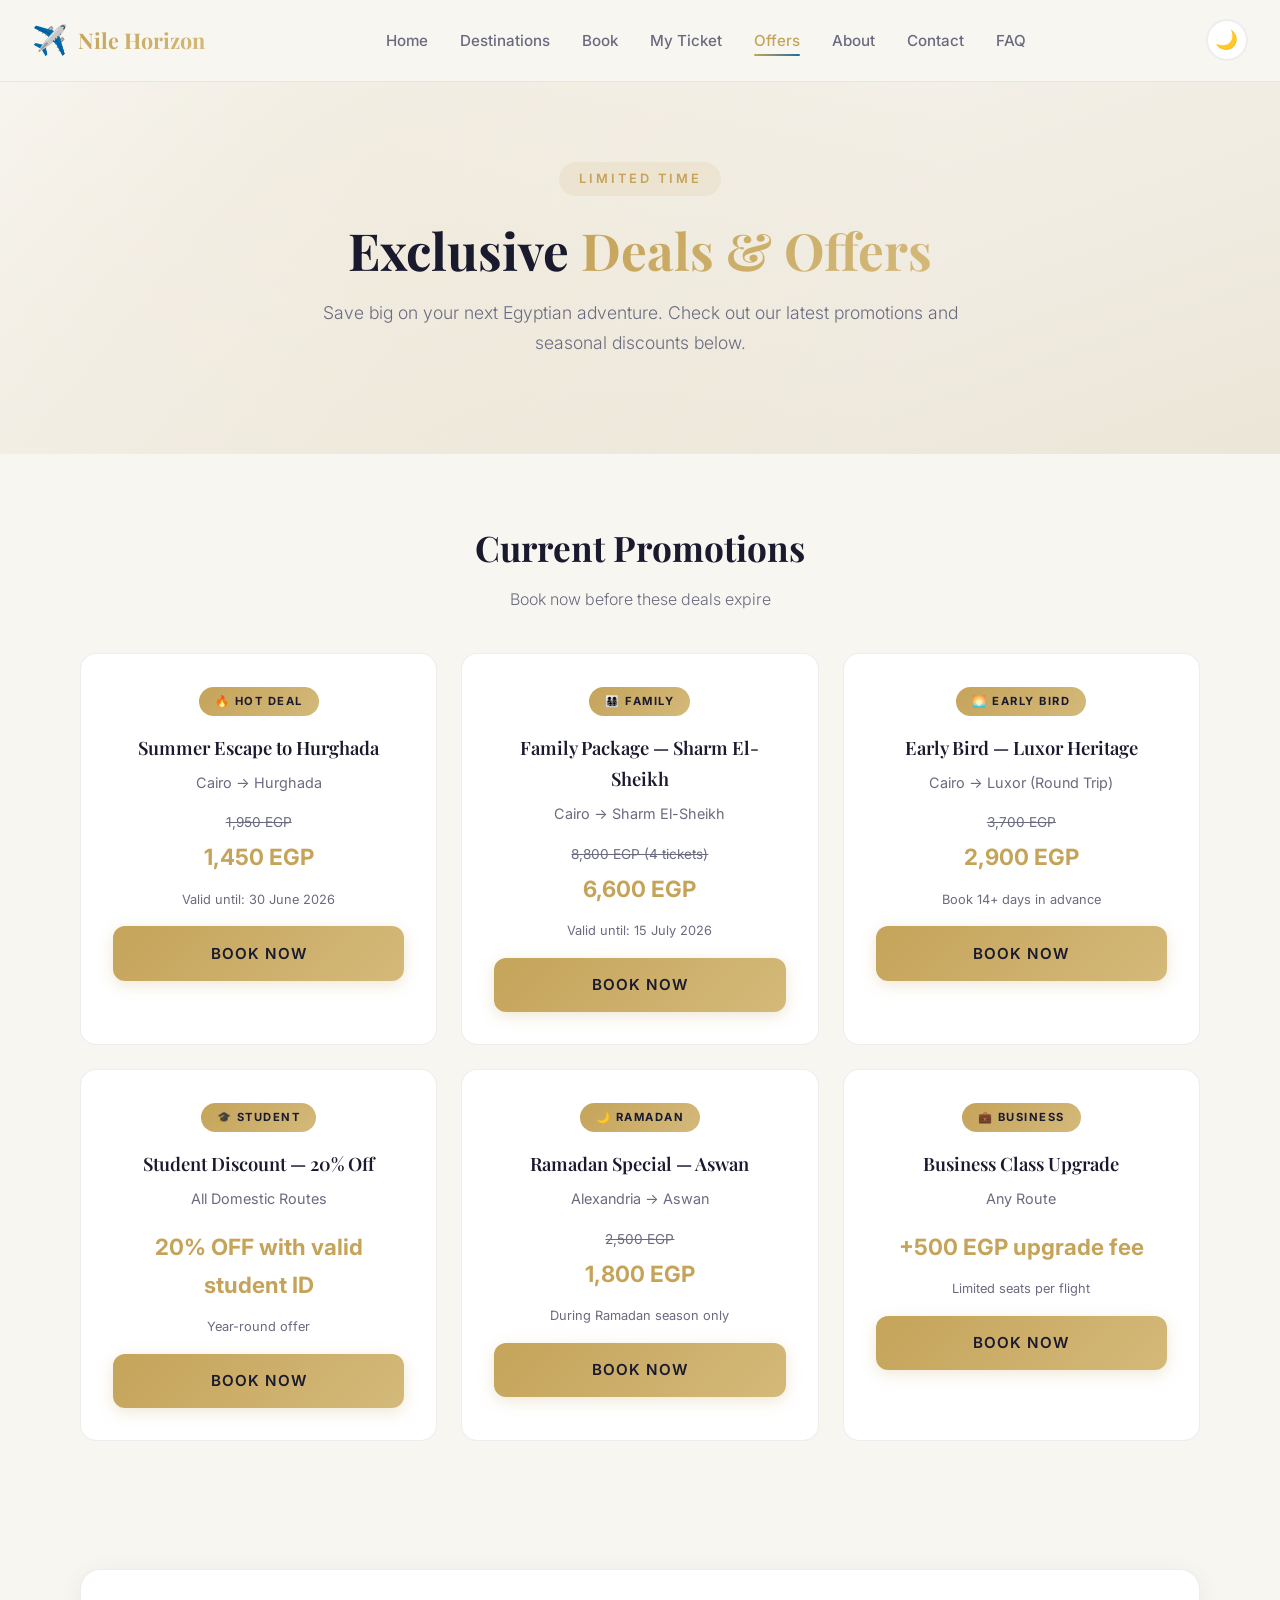
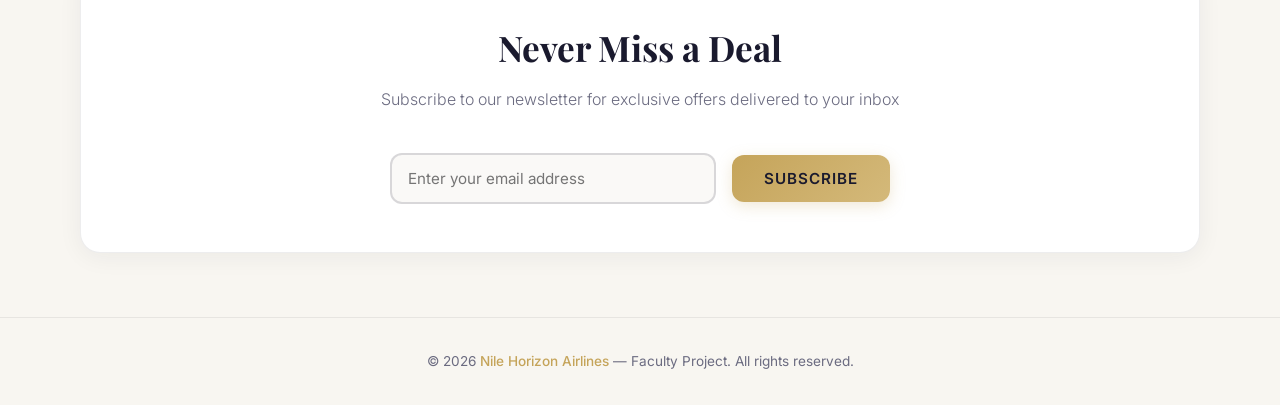
<file: offers.html>
<!doctype html>
<html lang="en" data-theme="light">
  <head>
    <!-- ======================================================
       offers.html — Special Deals & Promotions
       Displays current promotional offers and discounts.
       ====================================================== -->
    <meta charset="UTF-8" />
    <meta name="viewport" content="width=device-width, initial-scale=1.0" />
    <meta
      name="description"
      content="Grab the latest Nile Horizon Airlines deals — seasonal discounts, family packages, and early-bird offers."
    />
    <title>Special Offers — Nile Horizon Airlines</title>

    <!-- Stylesheets -->
    <link rel="stylesheet" href="themes.css" />
    <link rel="stylesheet" href="style.css" />

    <!--Icon-->
    <link rel="icon" type="img/jpeg" href="plane.png" />
  </head>
  <body>
    <!-- ==================== NAVIGATION BAR ==================== -->
    <nav class="navbar" id="mainNav">
      <div class="navbar__logo">
        <span class="navbar__logo-icon">✈️</span>
        <span class="navbar__logo-text">Nile Horizon</span>
      </div>
      <ul class="navbar__links">
        <li><a href="index.html" class="navbar__link">Home</a></li>
        <li>
          <a href="destinations.html" class="navbar__link">Destinations</a>
        </li>
        <li><a href="book.html" class="navbar__link">Book</a></li>
        <li><a href="tickets.html" class="navbar__link">My Ticket</a></li>
        <li>
          <a href="offers.html" class="navbar__link navbar__link--active"
            >Offers</a
          >
        </li>
        <li><a href="about.html" class="navbar__link">About</a></li>
        <li><a href="contact.html" class="navbar__link">Contact</a></li>
        <li><a href="faq.html" class="navbar__link">FAQ</a></li>
      </ul>
      <button
        class="theme-toggle"
        id="themeToggleBtn"
        aria-label="Toggle theme"
      >
        🌙
      </button>
    </nav>

    <!-- ==================== HERO ==================== -->
    <section class="hero" id="offersHero">
      <div class="hero__content">
        <span class="hero__tagline">Limited Time</span>
        <h1 class="hero__title">Exclusive <span>Deals & Offers</span></h1>
        <p class="hero__description">
          Save big on your next Egyptian adventure. Check out our latest
          promotions and seasonal discounts below.
        </p>
      </div>
    </section>

    <!-- ==================== OFFERS GRID ==================== -->
    <section class="destinations-section" id="offersGrid">
      <div class="container">
        <h2 class="section-title">Current Promotions</h2>
        <p class="section-subtitle">Book now before these deals expire</p>

        <div class="destinations-grid">
          <!-- Offer 1 -->
          <div class="offer-card">
            <div class="offer-card__badge">🔥 HOT DEAL</div>
            <h3 class="offer-card__title">Summer Escape to Hurghada</h3>
            <p class="offer-card__route">Cairo → Hurghada</p>
            <div class="offer-card__pricing">
              <span class="offer-card__old-price">1,950 EGP</span>
              <span class="offer-card__new-price">1,450 EGP</span>
            </div>
            <p class="offer-card__validity">Valid until: 30 June 2026</p>
            <a
              href="book.html"
              class="btn btn--primary"
              style="width: 100%; margin-top: 1rem"
              >Book Now</a
            >
          </div>

          <!-- Offer 2 -->
          <div class="offer-card">
            <div class="offer-card__badge">👨‍👩‍👧‍👦 FAMILY</div>
            <h3 class="offer-card__title">Family Package — Sharm El-Sheikh</h3>
            <p class="offer-card__route">Cairo → Sharm El-Sheikh</p>
            <div class="offer-card__pricing">
              <span class="offer-card__old-price">8,800 EGP (4 tickets)</span>
              <span class="offer-card__new-price">6,600 EGP</span>
            </div>
            <p class="offer-card__validity">Valid until: 15 July 2026</p>
            <a
              href="book.html"
              class="btn btn--primary"
              style="width: 100%; margin-top: 1rem"
              >Book Now</a
            >
          </div>

          <!-- Offer 3 -->
          <div class="offer-card">
            <div class="offer-card__badge">🌅 EARLY BIRD</div>
            <h3 class="offer-card__title">Early Bird — Luxor Heritage</h3>
            <p class="offer-card__route">Cairo → Luxor (Round Trip)</p>
            <div class="offer-card__pricing">
              <span class="offer-card__old-price">3,700 EGP</span>
              <span class="offer-card__new-price">2,900 EGP</span>
            </div>
            <p class="offer-card__validity">Book 14+ days in advance</p>
            <a
              href="book.html"
              class="btn btn--primary"
              style="width: 100%; margin-top: 1rem"
              >Book Now</a
            >
          </div>

          <!-- Offer 4 -->
          <div class="offer-card">
            <div class="offer-card__badge">🎓 STUDENT</div>
            <h3 class="offer-card__title">Student Discount — 20% Off</h3>
            <p class="offer-card__route">All Domestic Routes</p>
            <div class="offer-card__pricing">
              <span class="offer-card__new-price"
                >20% OFF with valid student ID</span
              >
            </div>
            <p class="offer-card__validity">Year-round offer</p>
            <a
              href="book.html"
              class="btn btn--primary"
              style="width: 100%; margin-top: 1rem"
              >Book Now</a
            >
          </div>

          <!-- Offer 5 -->
          <div class="offer-card">
            <div class="offer-card__badge">🌙 RAMADAN</div>
            <h3 class="offer-card__title">Ramadan Special — Aswan</h3>
            <p class="offer-card__route">Alexandria → Aswan</p>
            <div class="offer-card__pricing">
              <span class="offer-card__old-price">2,500 EGP</span>
              <span class="offer-card__new-price">1,800 EGP</span>
            </div>
            <p class="offer-card__validity">During Ramadan season only</p>
            <a
              href="book.html"
              class="btn btn--primary"
              style="width: 100%; margin-top: 1rem"
              >Book Now</a
            >
          </div>

          <!-- Offer 6 -->
          <div class="offer-card">
            <div class="offer-card__badge">💼 BUSINESS</div>
            <h3 class="offer-card__title">Business Class Upgrade</h3>
            <p class="offer-card__route">Any Route</p>
            <div class="offer-card__pricing">
              <span class="offer-card__new-price">+500 EGP upgrade fee</span>
            </div>
            <p class="offer-card__validity">Limited seats per flight</p>
            <a
              href="book.html"
              class="btn btn--primary"
              style="width: 100%; margin-top: 1rem"
              >Book Now</a
            >
          </div>
        </div>
      </div>
    </section>

    <!-- ==================== NEWSLETTER ==================== -->
    <section class="newsletter-section" id="newsletter">
      <div class="container">
        <div class="newsletter-card">
          <h2 class="section-title">Never Miss a Deal</h2>
          <p class="section-subtitle">
            Subscribe to our newsletter for exclusive offers delivered to your
            inbox
          </p>
          <form class="newsletter-form" id="newsletterForm">
            <input
              type="email"
              placeholder="Enter your email address"
              id="newsletterEmail"
              style="
                flex: 1;
                padding: 0.85rem 1rem;
                border: 2px solid var(--border-input);
                border-radius: 12px;
                background: var(--bg-input);
                color: var(--text-primary);
                font-family: &quot;Inter&quot;, sans-serif;
                font-size: 0.95rem;
                outline: none;
              "
            />
            <button
              type="button"
              class="btn btn--primary"
              onclick="
                alert(
                  '✅ Thank you for subscribing! You will receive our best deals.',
                )
              "
            >
              Subscribe
            </button>
          </form>
        </div>
      </div>
    </section>

    <!-- ==================== FOOTER ==================== -->
    <footer class="footer">
      <p>
        &copy; 2026 <a href="index.html">Nile Horizon Airlines</a> — Faculty
        Project. All rights reserved.
      </p>
    </footer>

    <!-- ==================== SCRIPTS ==================== -->
    <script src="https://code.jquery.com/jquery-3.7.1.min.js"></script>
    <script src="dummy-data.js"></script>
    <script src="validation.js"></script>
    <script src="theme-toggle.js"></script>
  </body>
</html>
</file>
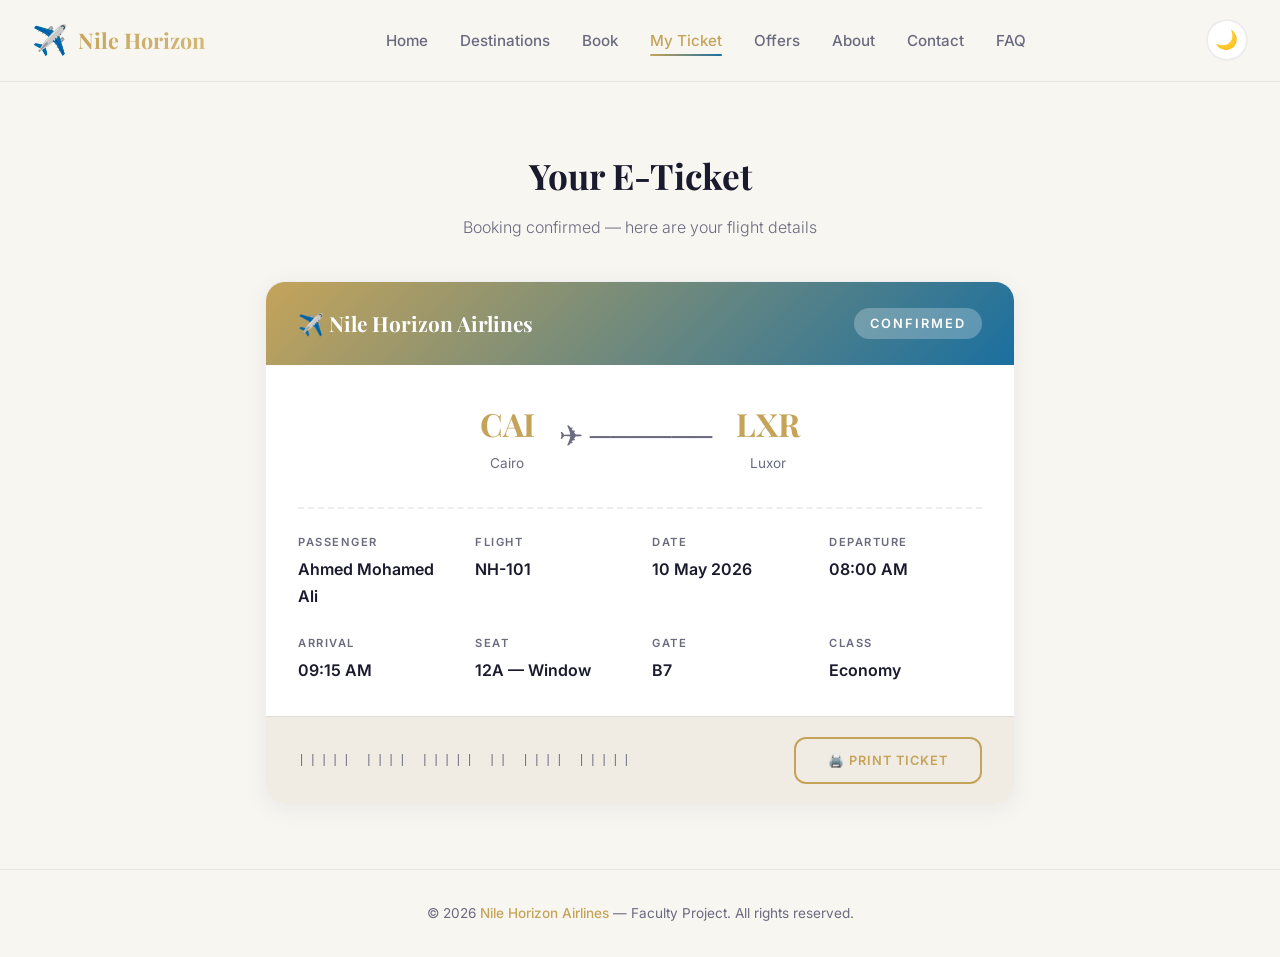
<file: tickets.html>
<!doctype html>
<html lang="en" data-theme="light">
  <head>
    <!-- ======================================================
       tickets.html — Ticket Dashboard / Confirmation
       Displays a static dummy booked ticket showing
       passenger info, flight details, and a boarding-pass
       style layout.
       ====================================================== -->
    <meta charset="UTF-8" />
    <meta name="viewport" content="width=device-width, initial-scale=1.0" />
    <meta
      name="description"
      content="Your Nile Horizon Airlines e-ticket — view your flight details and boarding information."
    />
    <title>My Ticket — Nile Horizon Airlines</title>

    <!-- Stylesheets -->
    <link rel="stylesheet" href="themes.css" />
    <link rel="stylesheet" href="style.css" />

    <!--Icon-->
    <link rel="icon" type="img/jpeg" href="plane.png" />
  </head>
  <body>
    <!-- ==================== NAVIGATION BAR ==================== -->
    <nav class="navbar" id="mainNav">
      <div class="navbar__logo">
        <span class="navbar__logo-icon">✈️</span>
        <span class="navbar__logo-text">Nile Horizon</span>
      </div>

      <ul class="navbar__links">
        <li><a href="index.html" class="navbar__link">Home</a></li>
        <li>
          <a href="destinations.html" class="navbar__link">Destinations</a>
        </li>
        <li><a href="book.html" class="navbar__link">Book</a></li>
        <li>
          <a href="tickets.html" class="navbar__link navbar__link--active"
            >My Ticket</a
          >
        </li>
        <li><a href="offers.html" class="navbar__link">Offers</a></li>
        <li><a href="about.html" class="navbar__link">About</a></li>
        <li><a href="contact.html" class="navbar__link">Contact</a></li>
        <li><a href="faq.html" class="navbar__link">FAQ</a></li>
      </ul>

      <button
        class="theme-toggle"
        id="themeToggleBtn"
        aria-label="Toggle theme"
      >
        🌙
      </button>
    </nav>

    <!-- ==================== TICKET / BOARDING PASS ==================== -->
    <section class="tickets-section" id="ticketsSection">
      <div class="container">
        <h1 class="section-title">Your E-Ticket</h1>
        <p class="section-subtitle">
          Booking confirmed — here are your flight details
        </p>

        <div class="ticket" id="ticketCard">
          <!-- Ticket Header -->
          <div class="ticket__header">
            <span class="ticket__header-logo">✈️ Nile Horizon Airlines</span>
            <span class="ticket__header-status">Confirmed</span>
          </div>

          <!-- Ticket Body -->
          <div class="ticket__body">
            <!-- Route display -->
            <div class="ticket__route">
              <div class="ticket__city">
                <p class="ticket__city-code">CAI</p>
                <p class="ticket__city-name">Cairo</p>
              </div>
              <span class="ticket__arrow">✈ ──────</span>
              <div class="ticket__city">
                <p class="ticket__city-code">LXR</p>
                <p class="ticket__city-name">Luxor</p>
              </div>
            </div>

            <!-- Detail grid -->
            <div class="ticket__details">
              <div class="ticket__detail">
                <p class="ticket__detail-label">Passenger</p>
                <p class="ticket__detail-value">Ahmed Mohamed Ali</p>
              </div>
              <div class="ticket__detail">
                <p class="ticket__detail-label">Flight</p>
                <p class="ticket__detail-value">NH-101</p>
              </div>
              <div class="ticket__detail">
                <p class="ticket__detail-label">Date</p>
                <p class="ticket__detail-value">10 May 2026</p>
              </div>
              <div class="ticket__detail">
                <p class="ticket__detail-label">Departure</p>
                <p class="ticket__detail-value">08:00 AM</p>
              </div>
              <div class="ticket__detail">
                <p class="ticket__detail-label">Arrival</p>
                <p class="ticket__detail-value">09:15 AM</p>
              </div>
              <div class="ticket__detail">
                <p class="ticket__detail-label">Seat</p>
                <p class="ticket__detail-value">12A — Window</p>
              </div>
              <div class="ticket__detail">
                <p class="ticket__detail-label">Gate</p>
                <p class="ticket__detail-value">B7</p>
              </div>
              <div class="ticket__detail">
                <p class="ticket__detail-label">Class</p>
                <p class="ticket__detail-value">Economy</p>
              </div>
            </div>
          </div>

          <!-- Ticket Footer -->
          <div class="ticket__footer">
            <span class="ticket__barcode">||||| |||| ||||| || |||| |||||</span>
            <button
              class="btn btn--outline ticket__print-btn"
              onclick="window.print()"
            >
              🖨️ Print Ticket
            </button>
          </div>
        </div>
        <!-- /.ticket -->
      </div>
    </section>

    <!-- ==================== FOOTER ==================== -->
    <footer class="footer">
      <p>
        &copy; 2026 <a href="index.html">Nile Horizon Airlines</a> — Faculty
        Project. All rights reserved.
      </p>
    </footer>

    <!-- ==================== SCRIPTS ==================== -->
    <script src="https://code.jquery.com/jquery-3.7.1.min.js"></script>
    <script src="dummy-data.js"></script>
    <script src="validation.js"></script>
    <script src="theme-toggle.js"></script>
  </body>
</html>
</file>
<file: themes.css>
/* ============================================================
   themes.css — Theme System for Nile Horizon Airlines
   ----------------------------------------------------------
   This file defines two visual themes (Light & Dark) using
   CSS custom properties (variables). The active theme is
   controlled by a data-theme attribute on the <html> element,
   which is toggled by theme-toggle.js.
   ============================================================ */

/* ---- Light Mode (Default) ---- */
:root,
[data-theme="light"] {
  /* Backgrounds */
  --bg-primary: #f8f6f1;
  --bg-secondary: #f0ece4;
  --bg-navbar: rgba(248, 246, 241, 0.85);
  --bg-card: #ffffff;
  --bg-input: #faf9f7;
  --bg-hero: linear-gradient(160deg, #f8f6f1 0%, #ece6d8 100%);
  --hero-overlay: radial-gradient(circle at 30% 20%, rgba(197, 164, 90, 0.08) 0%, transparent 60%);
  --bg-tag: rgba(197, 164, 90, 0.12);

  /* Text */
  --text-primary: #1a1a2e;
  --text-secondary: #6b6b80;

  /* Accent Colors — Egyptian Gold & Nile Blue */
  --accent-gold: #c5a45a;
  --accent-gold-light: #d4b97a;
  --accent-gold-glow: rgba(197, 164, 90, 0.25);
  --accent-blue: #1a6fa0;

  /* Borders */
  --border-subtle: rgba(26, 26, 46, 0.08);
  --border-input: rgba(26, 26, 46, 0.15);

  /* Shadows */
  --shadow-card: 0 4px 24px rgba(26, 26, 46, 0.06);
  --shadow-card-hover: 0 12px 40px rgba(26, 26, 46, 0.12);

  /* Validation */
  --error-color: #d94452;
  --error-glow: rgba(217, 68, 82, 0.15);
  --success-color: #2ecc71;
}

/* ---- Dark Mode ---- */
[data-theme="dark"] {
  /* Backgrounds */
  --bg-primary: #0f0f1a;
  --bg-secondary: #16162a;
  --bg-navbar: rgba(15, 15, 26, 0.9);
  --bg-card: #1a1a30;
  --bg-input: #12122a;
  --bg-hero: linear-gradient(160deg, #0f0f1a 0%, #1a1a30 100%);
  --hero-overlay: radial-gradient(circle at 30% 20%, rgba(197, 164, 90, 0.06) 0%, transparent 60%);
  --bg-tag: rgba(197, 164, 90, 0.15);

  /* Text */
  --text-primary: #e8e6e1;
  --text-secondary: #9090a8;

  /* Accent Colors — same gold & blue tones */
  --accent-gold: #d4b97a;
  --accent-gold-light: #e2cfa0;
  --accent-gold-glow: rgba(212, 185, 122, 0.2);
  --accent-blue: #3a9fd5;

  /* Borders */
  --border-subtle: rgba(232, 230, 225, 0.08);
  --border-input: rgba(232, 230, 225, 0.12);

  /* Shadows */
  --shadow-card: 0 4px 24px rgba(0, 0, 0, 0.3);
  --shadow-card-hover: 0 12px 40px rgba(0, 0, 0, 0.45);

  /* Validation */
  --error-color: #e74c5a;
  --error-glow: rgba(231, 76, 90, 0.2);
  --success-color: #2ecc71;
}
</file>
<file: style.css>
/* ============================================================
   style.css — Primary Stylesheet for Nile Horizon Airlines
   ----------------------------------------------------------
   This file contains all the core visual styling for the
   website. It uses CSS Flexbox for layout and alignment.
   Colors are driven by CSS variables defined in themes.css.
   ============================================================ */

/* ---------- Google Fonts Import ---------- */
@import url('https://fonts.googleapis.com/css2?family=Inter:wght@300;400;500;600;700;800&family=Playfair+Display:wght@500;600;700&display=swap');

/* ---------- Reset & Base ---------- */
*,
*::before,
*::after {
  margin: 0;
  padding: 0;
  box-sizing: border-box;
}

html {
  scroll-behavior: smooth;
  font-size: 16px;
}

body {
  font-family: 'Inter', sans-serif;
  background-color: var(--bg-primary);
  color: var(--text-primary);
  line-height: 1.7;
  min-height: 100vh;
  transition: background-color 0.4s ease, color 0.4s ease;
}

a {
  text-decoration: none;
  color: inherit;
  transition: color 0.3s ease;
}

ul {
  list-style: none;
}

img {
  max-width: 100%;
  display: block;
}

/* ---------- Utility Classes ---------- */
.container {
  width: 90%;
  max-width: 1200px;
  margin: 0 auto;
  padding: 0 1rem;
}

.section-title {
  font-family: 'Playfair Display', serif;
  font-size: 2.2rem;
  font-weight: 700;
  text-align: center;
  margin-bottom: 0.5rem;
  color: var(--text-primary);
}

.section-subtitle {
  text-align: center;
  color: var(--text-secondary);
  font-size: 1rem;
  margin-bottom: 2.5rem;
  font-weight: 300;
}

/* ============================================================
   NAVIGATION BAR
   ============================================================ */
.navbar {
  display: flex;
  align-items: center;
  justify-content: space-between;
  padding: 1rem 2rem;
  background: var(--bg-navbar);
  backdrop-filter: blur(12px);
  -webkit-backdrop-filter: blur(12px);
  border-bottom: 1px solid var(--border-subtle);
  position: sticky;
  top: 0;
  z-index: 1000;
  transition: background 0.4s ease;
}

/* --- Logo --- */
.navbar__logo {
  display: flex;
  align-items: center;
  gap: 0.65rem;
}

.navbar__logo-icon {
  font-size: 1.8rem;
}

.navbar__logo-text {
  font-family: 'Playfair Display', serif;
  font-size: 1.35rem;
  font-weight: 700;
  background: linear-gradient(135deg, var(--accent-gold), var(--accent-gold-light));
  -webkit-background-clip: text;
  -webkit-text-fill-color: transparent;
  background-clip: text;
}

/* --- Nav Links --- */
.navbar__links {
  display: flex;
  align-items: center;
  gap: 2rem;
}

.navbar__link {
  font-size: 0.95rem;
  font-weight: 500;
  color: var(--text-secondary);
  position: relative;
  padding: 0.25rem 0;
  transition: color 0.3s ease;
}

/* Underline animation on hover */
.navbar__link::after {
  content: '';
  position: absolute;
  bottom: -2px;
  left: 0;
  width: 0;
  height: 2px;
  background: linear-gradient(90deg, var(--accent-gold), var(--accent-blue));
  border-radius: 2px;
  transition: width 0.35s ease;
}

.navbar__link:hover {
  color: var(--accent-gold);
}

.navbar__link:hover::after {
  width: 100%;
}

/* Active page indicator */
.navbar__link--active {
  color: var(--accent-gold);
}

.navbar__link--active::after {
  width: 100%;
}

/* --- Theme Toggle Button --- */
.theme-toggle {
  display: flex;
  align-items: center;
  justify-content: center;
  width: 42px;
  height: 42px;
  border: 2px solid var(--border-subtle);
  border-radius: 50%;
  background: var(--bg-card);
  cursor: pointer;
  font-size: 1.15rem;
  transition: all 0.3s ease;
}

.theme-toggle:hover {
  border-color: var(--accent-gold);
  transform: rotate(20deg) scale(1.08);
  box-shadow: 0 0 16px var(--accent-gold-glow);
}

/* ============================================================
   HERO / WELCOME BANNER
   ============================================================ */
.hero {
  position: relative;
  display: flex;
  flex-direction: column;
  align-items: center;
  justify-content: center;
  text-align: center;
  padding: 5rem 2rem 4rem;
  overflow: hidden;
  background: var(--bg-hero);
}

/* Decorative gradient overlay */
.hero::before {
  content: '';
  position: absolute;
  top: 0;
  left: 0;
  width: 100%;
  height: 100%;
  background: var(--hero-overlay);
  pointer-events: none;
}

.hero__content {
  position: relative;
  z-index: 1;
  max-width: 700px;
}

.hero__tagline {
  display: inline-block;
  font-size: 0.8rem;
  font-weight: 600;
  text-transform: uppercase;
  letter-spacing: 3px;
  color: var(--accent-gold);
  background: var(--bg-tag);
  padding: 0.4rem 1.2rem;
  border-radius: 50px;
  margin-bottom: 1.5rem;
}

.hero__title {
  font-family: 'Playfair Display', serif;
  font-size: 3.2rem;
  font-weight: 700;
  line-height: 1.2;
  margin-bottom: 1rem;
  color: var(--text-primary);
}

.hero__title span {
  background: linear-gradient(135deg, var(--accent-gold), var(--accent-gold-light));
  -webkit-background-clip: text;
  -webkit-text-fill-color: transparent;
  background-clip: text;
}

.hero__description {
  font-size: 1.1rem;
  color: var(--text-secondary);
  margin-bottom: 2rem;
  font-weight: 300;
}

/* ============================================================
   FLIGHT SEARCH FORM
   ============================================================ */
.search-section {
  padding: 4rem 0;
}

.search-card {
  background: var(--bg-card);
  border: 1px solid var(--border-subtle);
  border-radius: 20px;
  padding: 2.5rem;
  box-shadow: var(--shadow-card);
  transition: background 0.4s ease, box-shadow 0.3s ease;
}

.search-card:hover {
  box-shadow: var(--shadow-card-hover);
}

.search-form {
  display: flex;
  flex-wrap: wrap;
  gap: 1.5rem;
  align-items: flex-end;
}

.form-group {
  flex: 1 1 200px;
  display: flex;
  flex-direction: column;
  gap: 0.5rem;
}

.form-group label {
  font-size: 0.8rem;
  font-weight: 600;
  text-transform: uppercase;
  letter-spacing: 1.5px;
  color: var(--text-secondary);
}

.form-group select,
.form-group input[type="date"],
.form-group input[type="text"],
.form-group input[type="email"],
.form-group input[type="tel"],
.form-group input[type="number"] {
  padding: 0.85rem 1rem;
  border: 2px solid var(--border-input);
  border-radius: 12px;
  background: var(--bg-input);
  color: var(--text-primary);
  font-family: 'Inter', sans-serif;
  font-size: 0.95rem;
  transition: border-color 0.3s ease, box-shadow 0.3s ease;
  outline: none;
}

.form-group select:focus,
.form-group input:focus {
  border-color: var(--accent-gold);
  box-shadow: 0 0 0 4px var(--accent-gold-glow);
}

/* ============================================================
   BUTTONS
   ============================================================ */
.btn {
  display: inline-flex;
  align-items: center;
  justify-content: center;
  gap: 0.5rem;
  padding: 0.9rem 2rem;
  border: none;
  border-radius: 12px;
  font-family: 'Inter', sans-serif;
  font-size: 0.95rem;
  font-weight: 600;
  cursor: pointer;
  transition: all 0.3s ease;
  text-transform: uppercase;
  letter-spacing: 1px;
}

.btn--primary {
  background: linear-gradient(135deg, var(--accent-gold), var(--accent-gold-light));
  color: #1a1a2e;
  box-shadow: 0 4px 15px var(--accent-gold-glow);
}

.btn--primary:hover {
  transform: translateY(-2px);
  box-shadow: 0 8px 25px var(--accent-gold-glow);
}

.btn--primary:active {
  transform: translateY(0);
}

.btn--outline {
  background: transparent;
  border: 2px solid var(--accent-gold);
  color: var(--accent-gold);
}

.btn--outline:hover {
  background: var(--accent-gold);
  color: #1a1a2e;
  transform: translateY(-2px);
}

/* ============================================================
   DESTINATIONS / ROUTES CARDS
   ============================================================ */
.destinations-section {
  padding: 4rem 0;
}

.destinations-grid {
  display: flex;
  flex-wrap: wrap;
  gap: 1.5rem;
  justify-content: center;
}

.destination-card {
  flex: 1 1 260px;
  max-width: 340px;
  background: var(--bg-card);
  border: 1px solid var(--border-subtle);
  border-radius: 16px;
  padding: 1.8rem;
  text-align: center;
  transition: transform 0.3s ease, box-shadow 0.3s ease;
  cursor: default;
}

.destination-card:hover {
  transform: translateY(-6px);
  box-shadow: var(--shadow-card-hover);
}

.destination-card__icon {
  font-size: 2.5rem;
  margin-bottom: 0.75rem;
}

.destination-card__route {
  font-family: 'Playfair Display', serif;
  font-size: 1.15rem;
  font-weight: 600;
  margin-bottom: 0.5rem;
  color: var(--text-primary);
}

.destination-card__price {
  font-size: 1.4rem;
  font-weight: 700;
  color: var(--accent-gold);
  margin-bottom: 0.25rem;
}

.destination-card__duration {
  font-size: 0.85rem;
  color: var(--text-secondary);
}

/* ============================================================
   BOOKING FORM (book.html)
   ============================================================ */
.booking-section {
  padding: 4rem 0;
}

.booking-card {
  background: var(--bg-card);
  border: 1px solid var(--border-subtle);
  border-radius: 20px;
  padding: 3rem;
  max-width: 650px;
  margin: 0 auto;
  box-shadow: var(--shadow-card);
}

.booking-form {
  display: flex;
  flex-direction: column;
  gap: 1.5rem;
}

.booking-form .form-group {
  flex: 1 1 auto;
}

/* Error message styling for jQuery validation */
.error-message {
  font-size: 0.8rem;
  color: var(--error-color);
  margin-top: 0.25rem;
  font-weight: 500;
  display: none;
  /* Hidden by default, shown by JS */
}

.form-group.has-error input,
.form-group.has-error select {
  border-color: var(--error-color);
  box-shadow: 0 0 0 4px var(--error-glow);
}

.form-group.has-error .error-message {
  display: block;
}

/* ============================================================
   TICKET / DASHBOARD (tickets.html)
   ============================================================ */
.tickets-section {
  padding: 4rem 0;
}

.ticket {
  background: var(--bg-card);
  border: 1px solid var(--border-subtle);
  border-radius: 20px;
  max-width: 750px;
  margin: 0 auto;
  overflow: hidden;
  box-shadow: var(--shadow-card);
}

/* Ticket top banner */
.ticket__header {
  background: linear-gradient(135deg, var(--accent-gold), var(--accent-blue));
  padding: 1.5rem 2rem;
  display: flex;
  align-items: center;
  justify-content: space-between;
  color: #fff;
}

.ticket__header-logo {
  font-family: 'Playfair Display', serif;
  font-size: 1.3rem;
  font-weight: 700;
}

.ticket__header-status {
  font-size: 0.8rem;
  font-weight: 600;
  text-transform: uppercase;
  letter-spacing: 2px;
  background: rgba(255, 255, 255, 0.25);
  padding: 0.3rem 1rem;
  border-radius: 50px;
}

/* Ticket body */
.ticket__body {
  padding: 2rem;
}

.ticket__route {
  display: flex;
  align-items: center;
  justify-content: center;
  gap: 1.5rem;
  margin-bottom: 2rem;
  flex-wrap: wrap;
}

.ticket__city {
  text-align: center;
}

.ticket__city-code {
  font-family: 'Playfair Display', serif;
  font-size: 2rem;
  font-weight: 700;
  color: var(--accent-gold);
}

.ticket__city-name {
  font-size: 0.85rem;
  color: var(--text-secondary);
}

.ticket__arrow {
  font-size: 1.8rem;
  color: var(--text-secondary);
}

/* Ticket detail grid */
.ticket__details {
  display: flex;
  flex-wrap: wrap;
  gap: 1.5rem;
  padding-top: 1.5rem;
  border-top: 2px dashed var(--border-subtle);
}

.ticket__detail {
  flex: 1 1 140px;
}

.ticket__detail-label {
  font-size: 0.7rem;
  font-weight: 600;
  text-transform: uppercase;
  letter-spacing: 1.5px;
  color: var(--text-secondary);
  margin-bottom: 0.25rem;
}

.ticket__detail-value {
  font-size: 1rem;
  font-weight: 600;
  color: var(--text-primary);
}

/* Ticket footer with barcode placeholder */
.ticket__footer {
  background: var(--bg-secondary);
  padding: 1.2rem 2rem;
  display: flex;
  align-items: center;
  justify-content: space-between;
  border-top: 1px solid var(--border-subtle);
}

.ticket__barcode {
  font-family: monospace;
  font-size: 0.75rem;
  letter-spacing: 4px;
  color: var(--text-secondary);
}

.ticket__print-btn {
  font-size: 0.8rem;
}

/* ============================================================
   FOOTER
   ============================================================ */
.footer {
  text-align: center;
  padding: 2rem 1rem;
  border-top: 1px solid var(--border-subtle);
  background: var(--bg-navbar);
  color: var(--text-secondary);
  font-size: 0.85rem;
  transition: background 0.4s ease;
}

.footer a {
  color: var(--accent-gold);
  font-weight: 500;
}

.footer a:hover {
  text-decoration: underline;
}

/* ============================================================
   RESPONSIVE DESIGN
   ============================================================ */
@media (max-width: 768px) {
  .navbar {
    flex-wrap: wrap;
    gap: 1rem;
    padding: 1rem;
  }

  .navbar__links {
    gap: 1rem;
    flex-wrap: wrap;
  }

  .hero__title {
    font-size: 2.2rem;
  }

  .hero {
    padding: 3rem 1rem 2.5rem;
  }

  .search-card {
    padding: 1.5rem;
  }

  .search-form {
    flex-direction: column;
  }

  .booking-card {
    padding: 2rem 1.5rem;
  }

  .ticket__route {
    flex-direction: column;
    gap: 0.75rem;
  }

  .ticket__header {
    flex-direction: column;
    gap: 0.5rem;
    text-align: center;
  }

  .ticket__footer {
    flex-direction: column;
    gap: 0.75rem;
    text-align: center;
  }

  .contact-layout {
    flex-direction: column;
  }

  .stats-grid {
    flex-wrap: wrap;
  }

  .newsletter-form {
    flex-direction: column;
  }

  .faq-question {
    font-size: 0.9rem;
  }
}

/* ============================================================
   ABOUT PAGE — Mission Cards
   ============================================================ */
.about-section {
  padding: 4rem 0;
}

.about-grid {
  display: flex;
  flex-wrap: wrap;
  gap: 1.5rem;
  justify-content: center;
}

.about-card {
  flex: 1 1 280px;
  max-width: 360px;
  background: var(--bg-card);
  border: 1px solid var(--border-subtle);
  border-radius: 16px;
  padding: 2rem;
  text-align: center;
  transition: transform 0.3s ease, box-shadow 0.3s ease;
}

.about-card:hover {
  transform: translateY(-6px);
  box-shadow: var(--shadow-card-hover);
}

.about-card__icon {
  font-size: 2.5rem;
  margin-bottom: 1rem;
}

.about-card__title {
  font-family: 'Playfair Display', serif;
  font-size: 1.2rem;
  font-weight: 600;
  margin-bottom: 0.75rem;
  color: var(--text-primary);
}

.about-card__text {
  font-size: 0.9rem;
  color: var(--text-secondary);
  line-height: 1.7;
}

/* ============================================================
   ABOUT PAGE — Fleet Cards
   ============================================================ */
.fleet-section {
  padding: 4rem 0;
}

.fleet-grid {
  display: flex;
  flex-wrap: wrap;
  gap: 1.5rem;
  justify-content: center;
}

.fleet-card {
  flex: 1 1 260px;
  max-width: 340px;
  background: var(--bg-card);
  border: 1px solid var(--border-subtle);
  border-radius: 16px;
  padding: 2rem;
  text-align: center;
  transition: transform 0.3s ease, box-shadow 0.3s ease;
}

.fleet-card:hover {
  transform: translateY(-4px);
  box-shadow: var(--shadow-card-hover);
}

.fleet-card__icon {
  font-size: 2.5rem;
  margin-bottom: 0.75rem;
}

.fleet-card__name {
  font-family: 'Playfair Display', serif;
  font-size: 1.15rem;
  font-weight: 600;
  margin-bottom: 0.75rem;
  color: var(--accent-gold);
}

.fleet-card__detail {
  font-size: 0.85rem;
  color: var(--text-secondary);
  margin-bottom: 0.3rem;
}

/* ============================================================
   ABOUT PAGE — Stats Bar
   ============================================================ */
.stats-section {
  padding: 3rem 0;
}

.stats-grid {
  display: flex;
  justify-content: center;
  gap: 3rem;
  text-align: center;
}

.stat-item {
  display: flex;
  flex-direction: column;
  align-items: center;
}

.stat-item__number {
  font-family: 'Playfair Display', serif;
  font-size: 2.5rem;
  font-weight: 700;
  color: var(--accent-gold);
  line-height: 1.2;
}

.stat-item__label {
  font-size: 0.85rem;
  color: var(--text-secondary);
  margin-top: 0.25rem;
}

/* ============================================================
   DESTINATIONS PAGE — Route Table
   ============================================================ */
.routes-section {
  padding: 4rem 0;
}

.table-wrapper {
  overflow-x: auto;
  border-radius: 16px;
  border: 1px solid var(--border-subtle);
  box-shadow: var(--shadow-card);
}

.routes-table {
  width: 100%;
  border-collapse: collapse;
  background: var(--bg-card);
  font-size: 0.95rem;
}

.routes-table thead {
  background: linear-gradient(135deg, var(--accent-gold), var(--accent-gold-light));
  color: #1a1a2e;
}

.routes-table th {
  padding: 1rem 1.25rem;
  text-align: left;
  font-weight: 600;
  text-transform: uppercase;
  font-size: 0.8rem;
  letter-spacing: 1px;
}

.routes-table td {
  padding: 0.9rem 1.25rem;
  border-bottom: 1px solid var(--border-subtle);
  color: var(--text-primary);
}

.routes-table tbody tr:hover {
  background: var(--bg-secondary);
}

.routes-table tbody tr:last-child td {
  border-bottom: none;
}

/* Larger destination cards */
.destination-card--large {
  max-width: 360px;
}

/* ============================================================
   OFFERS PAGE — Deal Cards
   ============================================================ */
.offer-card {
  flex: 1 1 280px;
  max-width: 360px;
  background: var(--bg-card);
  border: 1px solid var(--border-subtle);
  border-radius: 16px;
  padding: 2rem;
  text-align: center;
  transition: transform 0.3s ease, box-shadow 0.3s ease;
  position: relative;
}

.offer-card:hover {
  transform: translateY(-6px);
  box-shadow: var(--shadow-card-hover);
}

.offer-card__badge {
  display: inline-block;
  font-size: 0.7rem;
  font-weight: 700;
  text-transform: uppercase;
  letter-spacing: 1.5px;
  background: linear-gradient(135deg, var(--accent-gold), var(--accent-gold-light));
  color: #1a1a2e;
  padding: 0.3rem 1rem;
  border-radius: 50px;
  margin-bottom: 1rem;
}

.offer-card__title {
  font-family: 'Playfair Display', serif;
  font-size: 1.15rem;
  font-weight: 600;
  margin-bottom: 0.5rem;
  color: var(--text-primary);
}

.offer-card__route {
  font-size: 0.9rem;
  color: var(--text-secondary);
  margin-bottom: 1rem;
}

.offer-card__pricing {
  margin-bottom: 0.75rem;
}

.offer-card__old-price {
  font-size: 0.85rem;
  color: var(--text-secondary);
  text-decoration: line-through;
  display: block;
  margin-bottom: 0.25rem;
}

.offer-card__new-price {
  font-size: 1.4rem;
  font-weight: 700;
  color: var(--accent-gold);
}

.offer-card__validity {
  font-size: 0.8rem;
  color: var(--text-secondary);
}

/* ============================================================
   OFFERS PAGE — Newsletter
   ============================================================ */
.newsletter-section {
  padding: 4rem 0;
}

.newsletter-card {
  background: var(--bg-card);
  border: 1px solid var(--border-subtle);
  border-radius: 20px;
  padding: 3rem;
  text-align: center;
  box-shadow: var(--shadow-card);
}

.newsletter-form {
  display: flex;
  gap: 1rem;
  max-width: 500px;
  margin: 0 auto;
  align-items: center;
}

/* ============================================================
   FAQ PAGE — Accordion
   ============================================================ */
.faq-section {
  padding: 4rem 0;
}

.faq-list {
  max-width: 750px;
  margin: 0 auto;
  display: flex;
  flex-direction: column;
  gap: 0.75rem;
}

.faq-item {
  background: var(--bg-card);
  border: 1px solid var(--border-subtle);
  border-radius: 14px;
  overflow: hidden;
  transition: box-shadow 0.3s ease;
}

.faq-item:hover {
  box-shadow: var(--shadow-card-hover);
}

.faq-question {
  width: 100%;
  display: flex;
  align-items: center;
  justify-content: space-between;
  padding: 1.2rem 1.5rem;
  background: none;
  border: none;
  cursor: pointer;
  font-family: 'Inter', sans-serif;
  font-size: 1rem;
  font-weight: 600;
  color: var(--text-primary);
  text-align: left;
  gap: 1rem;
  transition: color 0.3s ease;
}

.faq-question:hover {
  color: var(--accent-gold);
}

.faq-icon {
  font-size: 1.3rem;
  font-weight: 700;
  color: var(--accent-gold);
  flex-shrink: 0;
}

.faq-answer {
  max-height: 0;
  overflow: hidden;
  transition: max-height 0.35s ease, padding 0.35s ease;
  padding: 0 1.5rem;
}

.faq-answer p {
  font-size: 0.9rem;
  color: var(--text-secondary);
  line-height: 1.8;
}

.faq-answer a {
  color: var(--accent-gold);
  font-weight: 500;
}

.faq-answer a:hover {
  text-decoration: underline;
}

/* Open state */
.faq-item--open .faq-answer {
  max-height: 300px;
  padding: 0 1.5rem 1.5rem;
}

.faq-item--open .faq-question {
  color: var(--accent-gold);
}

/* ============================================================
   CONTACT PAGE — Layout
   ============================================================ */
.contact-layout {
  display: flex;
  gap: 2rem;
  align-items: flex-start;
}

.contact-layout .booking-card {
  flex: 1 1 55%;
}

.contact-info {
  flex: 1 1 40%;
  display: flex;
  flex-direction: column;
  gap: 1rem;
}

.contact-info-card {
  background: var(--bg-card);
  border: 1px solid var(--border-subtle);
  border-radius: 14px;
  padding: 1.5rem;
  transition: transform 0.3s ease, box-shadow 0.3s ease;
}

.contact-info-card:hover {
  transform: translateY(-3px);
  box-shadow: var(--shadow-card-hover);
}

.contact-info-card__icon {
  font-size: 1.8rem;
  margin-bottom: 0.5rem;
}

.contact-info-card__title {
  font-family: 'Playfair Display', serif;
  font-size: 1.05rem;
  font-weight: 600;
  margin-bottom: 0.4rem;
  color: var(--text-primary);
}

.contact-info-card__text {
  font-size: 0.85rem;
  color: var(--text-secondary);
  line-height: 1.7;
}

/* ============================================================
   CTA SECTION
   ============================================================ */
.cta-section {
  padding: 2rem 0;
}
</file>
